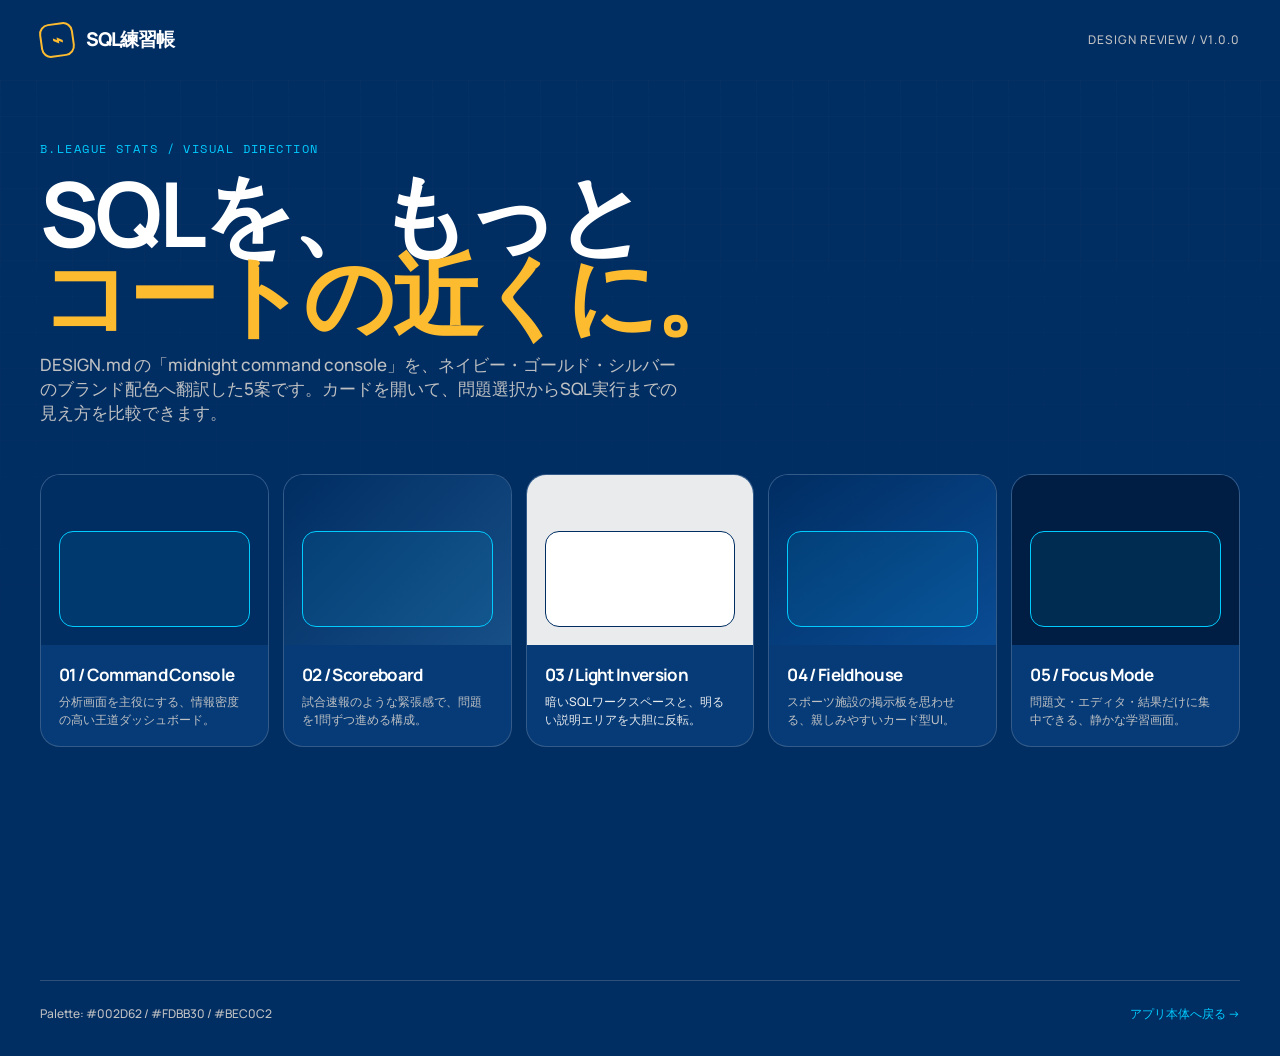
<file: Apps/app/mockups/index.html>
<!doctype html>
<html lang="ja">
  <head>
    <meta charset="utf-8">
    <meta name="viewport" content="width=device-width, initial-scale=1">
    <meta name="description" content="SQL練習帳 v1.0.0 のサイトデザイン比較モックアップ">
    <title>SQL練習帳 — v1.0.0 Design Mockups</title>
    <link rel="stylesheet" href="./mockups.css">
  </head>
  <body>
    <header class="mockup-nav">
      <a class="brand" href="./"><span class="brand-mark">⌁</span> SQL練習帳</a>
      <div class="nav-actions"><span class="caption">DESIGN REVIEW / v1.0.0</span></div>
    </header>
    <main class="page gallery">
      <div class="container">
        <p class="eyebrow">B.LEAGUE STATS / VISUAL DIRECTION</p>
        <h1>SQLを、もっと<br><em>コートの近くに。</em></h1>
        <p class="gallery-intro">DESIGN.md の「midnight command console」を、ネイビー・ゴールド・シルバーのブランド配色へ翻訳した5案です。カードを開いて、問題選択からSQL実行までの見え方を比較できます。</p>
        <div class="gallery-grid">
          <a class="gallery-card" href="./01-command-console.html">
            <div class="thumb"><div class="thumb-shape"></div></div>
            <div class="card-copy"><h2>01 / Command Console</h2><p>分析画面を主役にする、情報密度の高い王道ダッシュボード。</p></div>
          </a>
          <a class="gallery-card" href="./02-scoreboard.html">
            <div class="thumb"><div class="thumb-shape"></div></div>
            <div class="card-copy"><h2>02 / Scoreboard</h2><p>試合速報のような緊張感で、問題を1問ずつ進める構成。</p></div>
          </a>
          <a class="gallery-card" href="./03-light-inversion.html">
            <div class="thumb"><div class="thumb-shape"></div></div>
            <div class="card-copy"><h2>03 / Light Inversion</h2><p>暗いSQLワークスペースと、明るい説明エリアを大胆に反転。</p></div>
          </a>
          <a class="gallery-card" href="./04-fieldhouse.html">
            <div class="thumb"><div class="thumb-shape"></div></div>
            <div class="card-copy"><h2>04 / Fieldhouse</h2><p>スポーツ施設の掲示板を思わせる、親しみやすいカード型UI。</p></div>
          </a>
          <a class="gallery-card" href="./05-focus-mode.html">
            <div class="thumb"><div class="thumb-shape"></div></div>
            <div class="card-copy"><h2>05 / Focus Mode</h2><p>問題文・エディタ・結果だけに集中できる、静かな学習画面。</p></div>
          </a>
        </div>
      </div>
    </main>
    <footer class="page-footer"><div class="footer-row"><span>Palette: #002D62 / #FDBB30 / #BEC0C2</span><a href="../">アプリ本体へ戻る →</a></div></footer>
  </body>
</html>
</file>
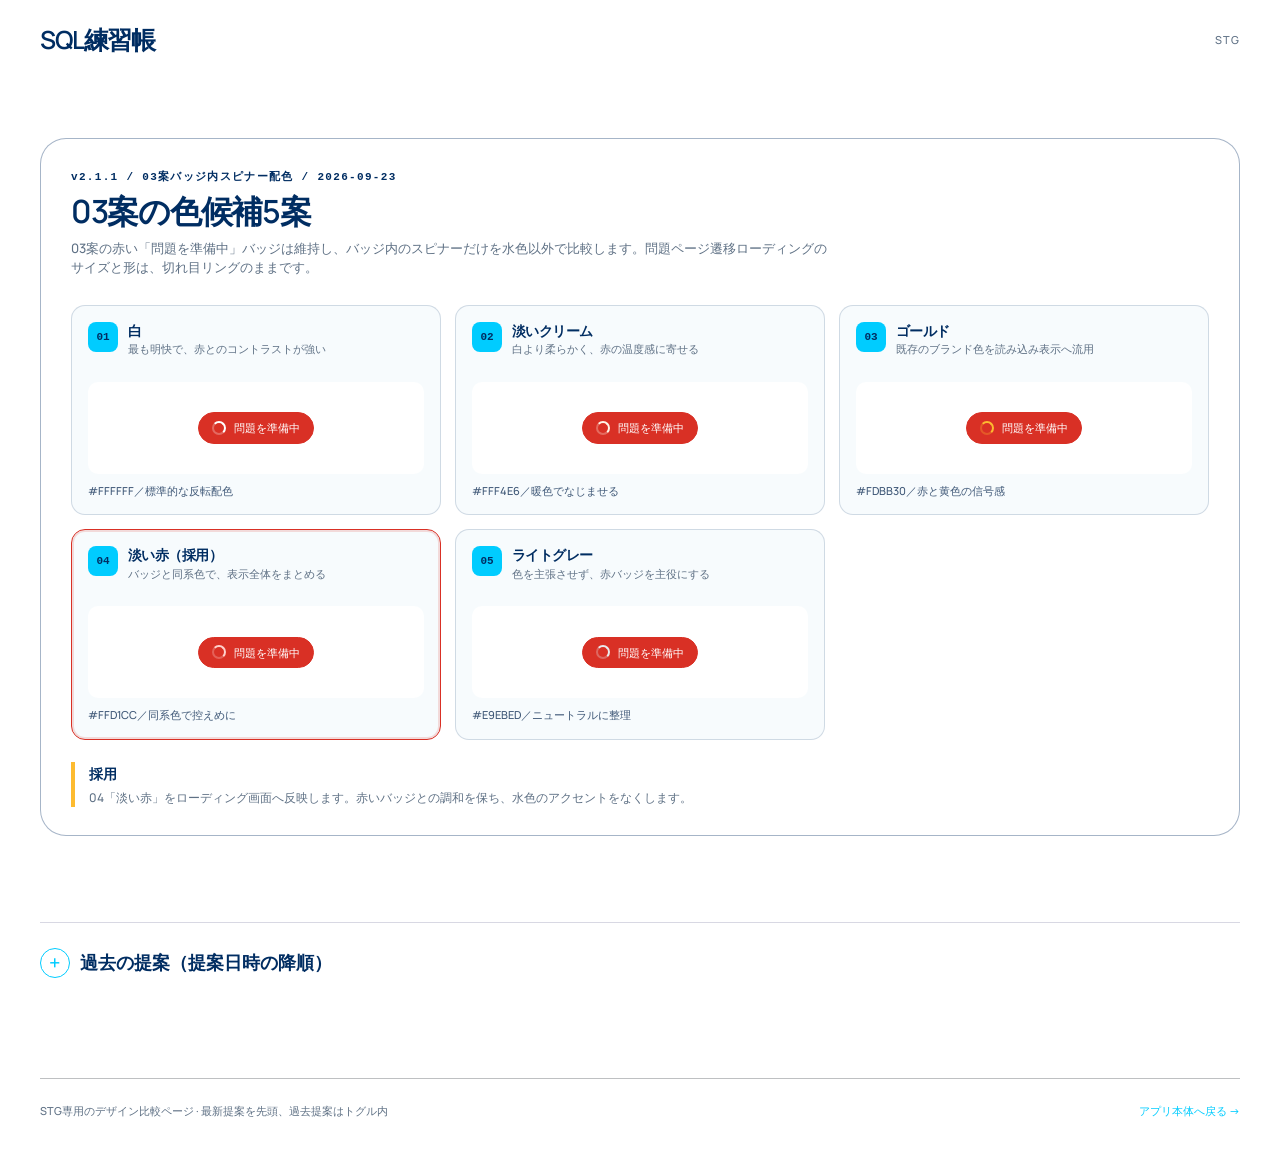
<file: Apps/app/design-review.html>
<!doctype html>
<html lang="ja">
  <head>
    <meta charset="utf-8">
    <meta name="viewport" content="width=device-width, initial-scale=1">
    <meta name="description" content="SQL練習帳 v2.1.1 デザイン比較用モックアップ">
    <title>デザイン比較 | SQL練習帳 v2.1.1</title>
    <link rel="stylesheet" href="./design-review.css">
  </head>
  <body>
    <header class="review-nav">
      <a class="review-brand" href="./">SQL練習帳</a>
      <span>STG</span>
    </header>
    <main class="review-page">
      <section class="latest-proposal transition-color-proposal" aria-labelledby="transition-color-proposal-title">
        <div class="latest-proposal-heading">
          <p class="proposal-number">v2.1.1 / 03案バッジ内スピナー配色 / <time datetime="2026-09-23">2026-09-23</time></p>
          <h2 id="transition-color-proposal-title">03案の色候補5案</h2>
          <p>03案の赤い「問題を準備中」バッジは維持し、バッジ内のスピナーだけを水色以外で比較します。問題ページ遷移ローディングのサイズと形は、切れ目リングのままです。</p>
        </div>
        <div class="transition-color-grid" aria-label="03案の色候補5案">
          <article class="transition-color-option transition-color-option-01">
            <div class="transition-color-option-head"><span>01</span><div><h3>白</h3><p>最も明快で、赤とのコントラストが強い</p></div></div>
            <div class="transition-color-stage"><div class="transition-color-preview"><span class="transition-color-icon" aria-hidden="true"></span><span>問題を準備中</span></div></div>
            <p class="transition-color-spec">#FFFFFF／標準的な反転配色</p>
          </article>
          <article class="transition-color-option transition-color-option-02">
            <div class="transition-color-option-head"><span>02</span><div><h3>淡いクリーム</h3><p>白より柔らかく、赤の温度感に寄せる</p></div></div>
            <div class="transition-color-stage"><div class="transition-color-preview"><span class="transition-color-icon" aria-hidden="true"></span><span>問題を準備中</span></div></div>
            <p class="transition-color-spec">#FFF4E6／暖色でなじませる</p>
          </article>
          <article class="transition-color-option transition-color-option-03">
            <div class="transition-color-option-head"><span>03</span><div><h3>ゴールド</h3><p>既存のブランド色を読み込み表示へ流用</p></div></div>
            <div class="transition-color-stage"><div class="transition-color-preview"><span class="transition-color-icon" aria-hidden="true"></span><span>問題を準備中</span></div></div>
            <p class="transition-color-spec">#FDBB30／赤と黄色の信号感</p>
          </article>
          <article class="transition-color-option transition-color-option-04 is-selected">
            <div class="transition-color-option-head"><span>04</span><div><h3>淡い赤（採用）</h3><p>バッジと同系色で、表示全体をまとめる</p></div></div>
            <div class="transition-color-stage"><div class="transition-color-preview"><span class="transition-color-icon" aria-hidden="true"></span><span>問題を準備中</span></div></div>
            <p class="transition-color-spec">#FFD1CC／同系色で控えめに</p>
          </article>
          <article class="transition-color-option transition-color-option-05">
            <div class="transition-color-option-head"><span>05</span><div><h3>ライトグレー</h3><p>色を主張させず、赤バッジを主役にする</p></div></div>
            <div class="transition-color-stage"><div class="transition-color-preview"><span class="transition-color-icon" aria-hidden="true"></span><span>問題を準備中</span></div></div>
            <p class="transition-color-spec">#E9EBED／ニュートラルに整理</p>
          </article>
        </div>
        <aside class="policy-note"><strong>採用</strong><p>04「淡い赤」をローディング画面へ反映します。赤いバッジとの調和を保ち、水色のアクセントをなくします。</p></aside>
      </section>
      <details class="proposal-history">
        <summary>過去の提案（提案日時の降順）</summary>
        <div class="history-content">
      <section class="latest-proposal transition-indicator-proposal" aria-labelledby="transition-indicator-proposal-title">
        <div class="latest-proposal-heading">
          <p class="proposal-number">v2.1.1 / 問題ページ遷移ローディング / <time datetime="2026-09-23">2026-09-23</time></p>
          <h2 id="transition-indicator-proposal-title">ローディング画面の読み込み表示5案</h2>
          <p>赤色の「データベースを読み込み中…」は変更対象ではありません。問題ページへ遷移するローディング画面で使われる、実際の <code>.page-transition-spinner</code> 相当の表示だけを比較します。</p>
        </div>
        <div class="transition-indicator-grid" aria-label="ローディング画面の読み込み表示5案">
          <article class="transition-indicator-option transition-indicator-option-01">
            <div class="transition-indicator-option-head"><span>01</span><div><h3>現行CSS</h3><p>現在の14pxリングを再掲</p></div></div>
            <div class="transition-indicator-stage"><div class="transition-indicator-preview"><span class="transition-indicator transition-indicator-01" aria-hidden="true"></span><span>問題を準備中</span></div></div>
            <p class="transition-indicator-spec">14px／線幅2px／上辺シアン／0.8秒回転</p>
          </article>
          <article class="transition-indicator-option transition-indicator-option-02">
            <div class="transition-indicator-option-head"><span>02</span><div><h3>細線リング</h3><p>円の圧を抑えて軽くする</p></div></div>
            <div class="transition-indicator-stage"><div class="transition-indicator-preview"><span class="transition-indicator transition-indicator-02" aria-hidden="true"></span><span>問題を準備中</span></div></div>
            <p class="transition-indicator-spec">14px／線幅1px／上辺シアン／1秒回転</p>
          </article>
          <article class="transition-indicator-option transition-indicator-option-03">
            <div class="transition-indicator-option-head"><span>03</span><div><h3>切れ目リング</h3><p>回転方向を一目で伝える</p></div></div>
            <div class="transition-indicator-stage"><div class="transition-indicator-preview transition-indicator-preview-red"><span class="transition-indicator transition-indicator-03" aria-hidden="true"></span><span>問題を準備中</span></div></div>
            <p class="transition-indicator-spec">14px／シアンの切れ目／線幅2px</p>
          </article>
          <article class="transition-indicator-option transition-indicator-option-04">
            <div class="transition-indicator-option-head"><span>04</span><div><h3>パルスドット</h3><p>円をやめて待機感だけ残す</p></div></div>
            <div class="transition-indicator-stage"><div class="transition-indicator-preview"><span class="transition-indicator transition-indicator-04" aria-hidden="true"></span><span>問題を準備中</span></div></div>
            <p class="transition-indicator-spec">8pxドット／明滅／円形スピナーなし</p>
          </article>
          <article class="transition-indicator-option transition-indicator-option-05">
            <div class="transition-indicator-option-head"><span>05</span><div><h3>短いスキャン線</h3><p>円の代わりに進行方向を示す</p></div></div>
            <div class="transition-indicator-stage"><div class="transition-indicator-preview"><span class="transition-indicator transition-indicator-05" aria-hidden="true"></span><span>問題を準備中</span></div></div>
            <p class="transition-indicator-spec">18×3pxライン／左右移動／最も控えめ</p>
          </article>
        </div>
        <aside class="policy-note"><strong>比較ポイント</strong><p>実際のローディング画面と同じ「問題を準備中」のチップ内で、円の存在感・読み込みの認識しやすさ・ページ全体との調和を確認してください。</p></aside>
      </section>
      <section class="latest-proposal loading-proposal" aria-labelledby="latest-proposal-title-loading">
        <div class="latest-proposal-heading">
          <p class="proposal-number"><time datetime="2026-09-18">2026-09-18</time> · v2.1.0 / 提案02</p>
          <h2 id="latest-proposal-title-loading">問題ページ遷移中のローディング表示5案</h2>
          <p>トップページの問題カードを押してから問題ページが開くまでの間、トップページが一瞬見える状態に重ねる表示候補です。遷移対象と待機状態を伝えながら、画面のちらつきを整えます。</p>
        </div>
        <div class="loading-review-grid" aria-label="問題ページ遷移中のローディング表示5案">
          <article class="loading-option loading-option-01">
            <div class="loading-option-head"><span>01</span><div><h3>全面オーバーレイ</h3><p>トップ画面を静かに覆う</p></div></div>
            <div class="transition-preview transition-preview-01">
              <div class="transition-preview-header"><strong>SQL練習帳</strong><span>STG</span></div>
              <div class="transition-preview-home"><b>続きから解こう</b><i></i><i></i></div>
              <div class="transition-overlay"><span class="loading-spinner" aria-hidden="true"></span><strong>問題を読み込み中</strong><small>Q.01</small></div>
            </div>
            <p class="loading-spec">背景を固定し、中央のスピナーと問題番号だけを表示</p>
          </article>
          <article class="loading-option loading-option-02">
            <div class="loading-option-head"><span>02</span><div><h3>トップライン</h3><p>画面上端で遷移を示す</p></div></div>
            <div class="transition-preview transition-preview-02">
              <div class="transition-progress" aria-hidden="true"><i></i></div>
              <div class="transition-preview-header"><strong>SQL練習帳</strong><span>STG</span></div>
              <div class="transition-preview-home"><b>続きから解こう</b><i></i><i></i><small>問題ページへ移動しています…</small></div>
            </div>
            <p class="loading-spec">レイアウトを変えず、上端の進捗ラインだけを走らせる</p>
          </article>
          <article class="loading-option loading-option-03">
            <div class="loading-option-head"><span>03</span><div><h3>遷移カード</h3><p>次に開く問題を明示する</p></div></div>
            <div class="transition-preview transition-preview-03">
              <div class="transition-preview-header"><strong>SQL練習帳</strong><span>STG</span></div>
              <div class="transition-preview-home is-muted"><b>続きから解こう</b><i></i><i></i></div>
              <div class="transition-card"><span class="loading-spinner" aria-hidden="true"></span><strong>Q.01を開いています</strong><small>問題ページへ移動中…</small></div>
            </div>
            <p class="loading-spec">中央カードで「どの問題へ移動するか」をはっきり伝える</p>
          </article>
          <article class="loading-option loading-option-04">
            <div class="loading-option-head"><span>04</span><div><h3>問題画面スケルトン</h3><p>到着先の形を先に見せる</p></div></div>
            <div class="transition-preview transition-preview-04">
              <div class="transition-preview-header"><strong>SQL練習帳</strong><span>Q.01</span></div>
              <div class="transition-problem-skeleton"><i class="wide"></i><i></i><i></i><div><i></i><i></i></div><small><span class="loading-spinner" aria-hidden="true"></span>問題を準備中</small></div>
            </div>
            <p class="loading-spec">トップページを問題画面の骨格へ切り替え、到着を予告する</p>
          </article>
          <article class="loading-option loading-option-05">
            <div class="loading-option-head"><span>05</span><div><h3>ヘッダーステータス</h3><p>ブランド横で軽く知らせる</p></div></div>
            <div class="transition-preview transition-preview-05">
              <div class="transition-preview-header"><strong>SQL練習帳</strong><span class="transition-status"><span class="loading-spinner" aria-hidden="true"></span>移動中…</span></div>
              <div class="transition-preview-home"><b>続きから解こう</b><i></i><i></i><small>Q.01の問題ページを準備しています</small></div>
            </div>
            <p class="loading-spec">ヘッダー内の小さなステータスに抑え、トップをそのまま見せる</p>
          </article>
        </div>
        <aside class="policy-note"><strong>比較ポイント</strong><p>トップページのちらつきの抑え方、遷移先の分かりやすさ、表示が短時間でも認識できるかを確認してください。採用案は、問題カードから問題ページへ移動する時の表示として決定します。</p></aside>
      </section>
      <section class="latest-proposal status-size-proposal" aria-labelledby="latest-proposal-title-status-size">
        <div class="latest-proposal-heading">
          <p class="proposal-number"><time datetime="2026-09-14">2026-09-14</time> · v1.1.3 / 提案10</p>
          <h2 id="latest-proposal-title-status-size">SQLiteステータスの文字サイズ候補10案</h2>
          <p>枠は大きく変えず、文字を少しずつ大きくしながら縦パディングを詰めた案です。すべて原寸表示で比較します。</p>
        </div>
        <div class="status-size-grid" aria-label="SQLiteステータスの文字サイズ候補10案">
          <article class="status-size-option status-candidate-01"><div class="status-size-option-head"><span>01</span><h3>現在案</h3></div><div class="status-size-stage"><span class="status-chip-candidate">データベースを読み込み中…</span><span class="status-chip-candidate ready">SQLite準備完了</span></div><p>12px ／ 縦7px</p></article>
          <article class="status-size-option status-candidate-02"><div class="status-size-option-head"><span>02</span><h3>控えめに圧縮</h3></div><div class="status-size-stage"><span class="status-chip-candidate">データベースを読み込み中…</span><span class="status-chip-candidate ready">SQLite準備完了</span></div><p>12px ／ 縦6px</p></article>
          <article class="status-size-option status-candidate-03"><div class="status-size-option-head"><span>03</span><h3>標準＋1</h3></div><div class="status-size-stage"><span class="status-chip-candidate">データベースを読み込み中…</span><span class="status-chip-candidate ready">SQLite準備完了</span></div><p>13px ／ 縦6px</p></article>
          <article class="status-size-option status-candidate-04"><div class="status-size-option-head"><span>04</span><h3>密度重視</h3></div><div class="status-size-stage"><span class="status-chip-candidate">データベースを読み込み中…</span><span class="status-chip-candidate ready">SQLite準備完了</span></div><p>13px ／ 縦5px</p></article>
          <article class="status-size-option status-candidate-05"><div class="status-size-option-head"><span>05</span><h3>読みやすさ優先</h3></div><div class="status-size-stage"><span class="status-chip-candidate">データベースを読み込み中…</span><span class="status-chip-candidate ready">SQLite準備完了</span></div><p>14px ／ 縦5px</p></article>
          <article class="status-size-option status-candidate-06"><div class="status-size-option-head"><span>06</span><h3>縦圧縮</h3></div><div class="status-size-stage"><span class="status-chip-candidate">データベースを読み込み中…</span><span class="status-chip-candidate ready">SQLite準備完了</span></div><p>14px ／ 縦4px</p></article>
          <article class="status-size-option status-candidate-07"><div class="status-size-option-head"><span>07</span><h3>強調</h3></div><div class="status-size-stage"><span class="status-chip-candidate">データベースを読み込み中…</span><span class="status-chip-candidate ready">SQLite準備完了</span></div><p>15px ／ 縦4px</p></article>
          <article class="status-size-option status-candidate-08"><div class="status-size-option-head"><span>08</span><h3>タイト強調</h3></div><div class="status-size-stage"><span class="status-chip-candidate">データベースを読み込み中…</span><span class="status-chip-candidate ready">SQLite準備完了</span></div><p>15px ／ 縦3px</p></article>
          <article class="status-size-option status-candidate-09"><div class="status-size-option-head"><span>09</span><h3>大きめ</h3></div><div class="status-size-stage"><span class="status-chip-candidate">データベースを読み込み中…</span><span class="status-chip-candidate ready">SQLite準備完了</span></div><p>16px ／ 縦3px</p></article>
          <article class="status-size-option status-candidate-10"><div class="status-size-option-head"><span>10</span><h3>最大候補</h3></div><div class="status-size-stage"><span class="status-chip-candidate">データベースを読み込み中…</span><span class="status-chip-candidate ready">SQLite準備完了</span></div><p>17px ／ 縦3px</p></article>
        </div>
        <aside class="policy-note"><strong>比較ポイント</strong><p>文字の存在感と、ヘッダー内での枠の高さ・圧迫感を確認してください。</p></aside>
      </section>
      <section class="latest-proposal proposal-v112 proposal-v112-candidates" aria-labelledby="latest-proposal-title-v112-candidates">
        <div class="latest-proposal-heading">
          <p class="proposal-number"><time datetime="2026-09-07">2026-09-07</time> · v1.1.2 / 提案09</p>
          <h2 id="latest-proposal-title-v112-candidates">シアンのはみ出し修正候補20案</h2>
          <p>黄色のチェックを内側、シアンを外周に固定し、終端だけが単独で飛び出して見えない形を比較します。</p>
        </div>
        <svg class="completion-candidate-defs" aria-hidden="true"><defs>
          <path id="completion-check-standard" d="M16 31 L28 43 L49 19"></path>
          <path id="completion-check-short-tail" d="M19 31 L28 40 L45 22"></path>
          <path id="completion-check-safe-end" d="M20 31 L28 40 L44 23"></path>
        </defs></svg>
        <div class="completion-context-grid">
          <section class="completion-context-section" aria-labelledby="completion-context-problem-title">
            <div class="completion-context-heading"><h3 id="completion-context-problem-title">問題画面表示（原寸46px）</h3><p>黄色8pxを固定し、シアンだけを太くして比較</p></div>
            <div class="completion-context-options" aria-label="問題画面表示10案">
              <article class="completion-context-option context-problem-01"><span>01</span><svg class="completion-context-svg" viewBox="0 0 64 64" aria-hidden="true"><use href="#completion-check-standard" class="context-outline"></use><use href="#completion-check-standard" class="context-core"></use></svg><p>シアン18／黄色8</p></article>
              <article class="completion-context-option context-problem-02"><span>02</span><svg class="completion-context-svg" viewBox="0 0 64 64" aria-hidden="true"><use href="#completion-check-standard" class="context-outline"></use><use href="#completion-check-standard" class="context-core"></use></svg><p>シアン19／黄色8</p></article>
              <article class="completion-context-option context-problem-03"><span>03</span><svg class="completion-context-svg" viewBox="0 0 64 64" aria-hidden="true"><use href="#completion-check-standard" class="context-outline"></use><use href="#completion-check-standard" class="context-core"></use></svg><p>シアン20／黄色8</p></article>
              <article class="completion-context-option context-problem-04"><span>04</span><svg class="completion-context-svg" viewBox="0 0 64 64" aria-hidden="true"><use href="#completion-check-standard" class="context-outline"></use><use href="#completion-check-standard" class="context-core"></use></svg><p>シアン21／黄色8</p></article>
              <article class="completion-context-option context-problem-05"><span>05</span><svg class="completion-context-svg" viewBox="0 0 64 64" aria-hidden="true"><use href="#completion-check-standard" class="context-outline"></use><use href="#completion-check-standard" class="context-core"></use></svg><p>シアン22／黄色8</p></article>
              <article class="completion-context-option context-problem-06 latest-selected"><span>06</span><svg class="completion-context-svg" viewBox="0 0 64 64" aria-hidden="true"><use href="#completion-check-standard" class="context-outline"></use><use href="#completion-check-standard" class="context-core"></use></svg><p>シアン23／黄色8（採用）</p></article>
              <article class="completion-context-option context-problem-07"><span>07</span><svg class="completion-context-svg" viewBox="0 0 64 64" aria-hidden="true"><use href="#completion-check-standard" class="context-outline"></use><use href="#completion-check-standard" class="context-core"></use></svg><p>シアン24／黄色8</p></article>
              <article class="completion-context-option context-problem-08"><span>08</span><svg class="completion-context-svg" viewBox="0 0 64 64" aria-hidden="true"><use href="#completion-check-short-tail" class="context-outline"></use><use href="#completion-check-short-tail" class="context-core"></use></svg><p>終端短縮／黄色8</p></article>
              <article class="completion-context-option context-problem-09"><span>09</span><svg class="completion-context-svg" viewBox="0 0 64 64" aria-hidden="true"><use href="#completion-check-safe-end" class="context-outline"></use><use href="#completion-check-safe-end" class="context-core"></use></svg><p>安全な終端／黄色8</p></article>
              <article class="completion-context-option context-problem-10"><span>10</span><svg class="completion-context-svg" viewBox="0 0 64 64" aria-hidden="true"><use href="#completion-check-safe-end" class="context-outline"></use><use href="#completion-check-safe-end" class="context-core"></use></svg><p>安全な終端＋太め</p></article>
            </div>
          </section>
          <section class="completion-context-section" aria-labelledby="completion-context-menu-title">
            <div class="completion-context-heading"><h3 id="completion-context-menu-title">ハンバーガーメニュー内表示（原寸18px）</h3><p>黄色のみ・ストローク13を採用し、視認性を比較</p></div>
            <div class="completion-context-options" aria-label="ハンバーガーメニュー内表示10案">
              <article class="completion-context-option context-menu-01"><span>01</span><svg class="completion-context-svg" viewBox="0 0 64 64" aria-hidden="true"><use href="#completion-check-standard" class="context-outline"></use><use href="#completion-check-standard" class="context-core"></use></svg><p>シアン7／黄色2</p></article>
              <article class="completion-context-option context-menu-02"><span>02</span><svg class="completion-context-svg" viewBox="0 0 64 64" aria-hidden="true"><use href="#completion-check-standard" class="context-outline"></use><use href="#completion-check-standard" class="context-core"></use></svg><p>シアン8／黄色3</p></article>
              <article class="completion-context-option context-menu-03"><span>03</span><svg class="completion-context-svg" viewBox="0 0 64 64" aria-hidden="true"><use href="#completion-check-standard" class="context-outline"></use><use href="#completion-check-standard" class="context-core"></use></svg><p>シアン9／黄色3</p></article>
              <article class="completion-context-option context-menu-04"><span>04</span><svg class="completion-context-svg" viewBox="0 0 64 64" aria-hidden="true"><use href="#completion-check-standard" class="context-outline"></use><use href="#completion-check-standard" class="context-core"></use></svg><p>シアン10／黄色3</p></article>
              <article class="completion-context-option context-menu-05"><span>05</span><svg class="completion-context-svg" viewBox="0 0 64 64" aria-hidden="true"><use href="#completion-check-standard" class="context-outline"></use><use href="#completion-check-standard" class="context-core"></use></svg><p>シアン10／黄色4</p></article>
              <article class="completion-context-option context-menu-06"><span>06</span><svg class="completion-context-svg" viewBox="0 0 64 64" aria-hidden="true"><use href="#completion-check-standard" class="context-outline"></use><use href="#completion-check-standard" class="context-core"></use></svg><p>シアン11／黄色4</p></article>
              <article class="completion-context-option context-menu-07"><span>07</span><svg class="completion-context-svg" viewBox="0 0 64 64" aria-hidden="true"><use href="#completion-check-standard" class="context-outline"></use><use href="#completion-check-standard" class="context-core"></use></svg><p>シアン9／黄色5</p></article>
              <article class="completion-context-option context-menu-08"><span>08</span><svg class="completion-context-svg" viewBox="0 0 64 64" aria-hidden="true"><use href="#completion-check-short-tail" class="context-outline"></use><use href="#completion-check-short-tail" class="context-core"></use></svg><p>終端短縮／黄色5</p></article>
              <article class="completion-context-option context-menu-09"><span>09</span><svg class="completion-context-svg" viewBox="0 0 64 64" aria-hidden="true"><use href="#completion-check-safe-end" class="context-outline"></use><use href="#completion-check-safe-end" class="context-core"></use></svg><p>シアン10／黄色5</p></article>
              <article class="completion-context-option context-menu-10 latest-selected"><span>10</span><svg class="completion-context-svg" viewBox="0 0 64 64" aria-hidden="true"><use href="#completion-check-safe-end" class="context-outline"></use><use href="#completion-check-safe-end" class="context-core"></use></svg><p>黄色のみ／太さ13（採用）</p></article>
            </div>
          </section>
        </div>
        <aside class="policy-note"><strong>採用</strong><p>問題画面は候補06、メニュー内はシアン枠なし・黄色のみ・ストローク13で反映します。</p></aside>
      </section>
      <section class="latest-proposal proposal-v112 proposal-v112-followup" aria-labelledby="latest-proposal-title-v112-followup">
        <div class="latest-proposal-heading">
          <p class="proposal-number"><time datetime="2026-09-07">2026-09-07</time> · v1.1.2 / 提案08</p>
          <h2 id="latest-proposal-title-v112-followup">本Appの形に揃える</h2>
          <p>提案07の角丸形状に合わせ、本App側と同じ形でシアン枠をさらに太くします。</p>
        </div>
        <div class="latest-implementation-grid completion-mark-review-grid">
          <div><span class="implementation-label">現在の本App</span><strong class="completion-mark-preview completion-mark-preview-current completion-check-outline-cyan">✓</strong><p>46px／角丸8px</p></div>
          <div><span class="implementation-label">提案08</span><strong class="completion-mark-preview completion-check-outline-cyan completion-mark-preview-followup">✓</strong><p>提案07の形＋シアン枠をさらに太く</p></div>
        </div>
        <aside class="policy-note"><strong>確認</strong><p>提案08の形で本App側も揃えます。</p></aside>
      </section>
      <section class="latest-proposal proposal-v112" aria-labelledby="latest-proposal-title-v112">
        <div class="latest-proposal-heading">
          <p class="proposal-number"><time datetime="2026-09-07">2026-09-07</time> · v1.1.2 / 提案07</p>
          <h2 id="latest-proposal-title-v112">達成済みマーク</h2>
          <p>黄色のチェックを太くし、その外側に太いシアン枠を付けます。</p>
        </div>
        <div class="latest-implementation-grid completion-mark-review-grid">
          <div><span class="implementation-label">採用：シアン枠</span><strong class="completion-mark-preview completion-check-outline-cyan">✓</strong><p>太い黄色＋外側をシアンで囲む</p></div>
          <div><span class="implementation-label">変更内容</span><p class="completion-mark-spec">黄色：太く<br>枠：シアン／太め<br>ドロップシャドウ：なし</p></div>
        </div>
        <aside class="policy-note"><strong>採用</strong><p>シアン枠で進めます。</p></aside>
      </section>
      <section class="latest-proposal" aria-labelledby="latest-proposal-title-menu-fix">
        <div class="latest-proposal-heading">
          <p class="proposal-number"><time datetime="2026-09-06">2026-09-06</time> · 提案No.06</p>
          <p class="kicker">LATEST PROPOSAL / IMPLEMENTED</p>
          <h2 id="latest-proposal-title-menu-fix">メニューを、行とDividerで整える</h2>
          <p>ハンバーガーメニュー内の問題一覧をカード表示からDivider区切りへ変更しました。ホバー時はレイアウトを動かさず、左側のシアン太線だけを表示します。問題画面のお気に入りも同じ行内アイコンの見た目へ揃えています。</p>
        </div>
        <div class="latest-implementation-grid">
          <div><span class="implementation-label">問題カード</span><div class="drawer-row-preview"><span>Q.02</span><strong>シーズンごとの試合数を数える</strong></div><p>枠なし／Dividerのみ</p></div>
          <div><span class="implementation-label">ホバー時</span><div class="drawer-row-preview is-hover"><span>Q.02</span><strong>左にシアンの太線</strong></div><p>位置・他要素は固定</p></div>
          <div><span class="implementation-label">お気に入り（問題画面）</span><span class="favorite-preview">☆</span><p>見た目は同じ／サイズは46px</p></div>
          <div><span class="implementation-label">区切り</span><div class="divider-preview"><span></span><span></span><span></span></div><p>カードの外枠を撤廃</p></div>
        </div>
        <aside class="policy-note"><strong>今後の運用ルール</strong><p>UI改善のたびに最新提案をこのページの先頭へ追加し、これまでの提案は下のトグルへ移します。トグルは初期状態で閉じたままにします。</p></aside>
      </section>
          <p class="history-label"><time datetime="2026-09-06">2026-09-06</time> · 提案No.05：採用案の視認性調整</p>
      <section class="latest-proposal" aria-labelledby="latest-proposal-title-fix">
        <div class="latest-proposal-heading">
          <p class="proposal-number"><time datetime="2026-09-06">2026-09-06</time> · 提案No.05</p>
          <p class="kicker">LATEST PROPOSAL / IMPLEMENTED</p>
          <h2 id="latest-proposal-title-fix">採用案を、さらに見やすく調整</h2>
          <p>採用したチェック17とボタン16をベースに、正誤判定ボタンの色を実行ボタンへ統一しました。達成済みマークは外枠をなくしてチェックを拡大し、不正解表示とメニューのホバーも同じ視認性ルールへ揃えています。</p>
        </div>
        <div class="latest-implementation-grid">
          <div><span class="implementation-label">採用：チェック17</span><strong class="live-check-sample live-check-adopted">✓</strong><p>外枠なし／イエローの大きなチェック</p></div>
          <div><span class="implementation-label">採用：ボタン16</span><div class="live-action-sample"><button class="live-action button-color adopted-button-16 run" type="button">実行する</button><button class="live-action button-color adopted-button-16 submit" type="button">正誤判定</button></div><p>2ボタン同色／ホバー時は下線反転</p></div>
          <div><span class="implementation-label">フィードバック</span><div class="live-feedback-sample"><span class="live-feedback success">正解！</span><span class="live-feedback error">不正解！</span></div><p>同じ横線構造で色だけを区別</p></div>
          <div><span class="implementation-label">メニュー</span><div class="live-menu-sample menu-hover-adopted"><span class="menu-glyph" aria-hidden="true"><i></i><i></i><i></i></span></div><p>ホバー時はシアン背景＋白い3本線</p></div>
        </div>
        <aside class="policy-note"><strong>今後の運用ルール</strong><p>UI改善のたびに最新提案をこのページの先頭へ追加し、これまでの提案は下のトグル内へ移します。トグルは初期状態で閉じたままにします。</p></aside>
      </section>
          <p class="history-label"><time datetime="2026-09-06">2026-09-06</time> · 提案No.04：18-O塗りつぶし影20色／ボタン11-05配色20案</p>
      <section class="latest-proposal" aria-labelledby="latest-proposal-title-current">
        <div class="latest-proposal-heading">
          <p class="proposal-number"><time datetime="2026-09-06">2026-09-06</time> · 提案No.04</p>
          <p class="kicker">LATEST PROPOSAL / IMPLEMENTED</p>
          <h2 id="latest-proposal-title-current">18-O 17番とボタン16番を採用</h2>
          <p>達成済みチェックマークは18-Oの17番、ボタンは「ボタン11のホバーアクション05：下線が反転する」の16番を採用しました。採用案を画面へ反映し、過去案は履歴として保存しています。</p>
        </div>
        <div class="latest-implementation-grid">
          <div><span class="implementation-label">採用：チェックマーク17</span><strong class="live-check-sample check-family-18 check-filled-17">✓</strong><p>18-O：塗りつぶし＋オフセット影</p></div>
          <div><span class="implementation-label">カラバリ</span><strong class="variant-count">20</strong><p>視認性を優先した配色</p></div>
          <div><span class="implementation-label">採用：ボタン16</span><div class="live-action-sample"><button class="live-action button-color button-color-16 run" type="button">実行する</button><button class="live-action button-color button-color-16 submit" type="button">正誤判定</button></div><p>ボタン11-05：下線が反転</p></div>
          <div><span class="implementation-label">ホバー</span><div class="live-hover-live"><span>通常</span><span class="live-hover-arrow">→</span><span>下線色が反転</span></div><p>通常／ホバー時を各案で確認</p></div>
        </div>
        <aside class="policy-note"><strong>今後の運用ルール</strong><p>UI改善のたびに最新提案をこのページの先頭へ追加し、これまでの提案は下のトグル内へ移します。トグルは初期状態で閉じたままにします。</p></aside>
      </section>
      <section class="component-review latest-component" aria-labelledby="latest-checkmark-title-current">
        <div class="component-review-heading"><p class="kicker">LATEST / PROPOSAL No.04 / COMPLETION MARK 18-O / 20 OPTIONS</p><h2 id="latest-checkmark-title-current">18-O「塗りつぶし＋影」カラバリ20案</h2><p>18-Oの形状を塗りつぶしに変更し、オフセット影を残したまま、チェック文字と背景のコントラストが高い20パターンを作り直しました。</p></div>
        <div class="component-grid latest-checkmark-grid">
          <article class="component-option"><div class="component-option-head"><span class="option-number">01</span><h3>ネイビー×シアン</h3></div><div class="check-sample"><span class="review-check latest-check check-family-18 check-filled-01">✓</span></div></article>
          <article class="component-option"><div class="component-option-head"><span class="option-number">02</span><h3>ブルー×ゴールド</h3></div><div class="check-sample"><span class="review-check latest-check check-family-18 check-filled-02">✓</span></div></article>
          <article class="component-option"><div class="component-option-head"><span class="option-number">03</span><h3>ティール×イエロー</h3></div><div class="check-sample"><span class="review-check latest-check check-family-18 check-filled-03">✓</span></div></article>
          <article class="component-option"><div class="component-option-head"><span class="option-number">04</span><h3>ロイヤルブルー×オレンジ</h3></div><div class="check-sample"><span class="review-check latest-check check-family-18 check-filled-04">✓</span></div></article>
          <article class="component-option"><div class="component-option-head"><span class="option-number">05</span><h3>パープル×イエロー</h3></div><div class="check-sample"><span class="review-check latest-check check-family-18 check-filled-05">✓</span></div></article>
          <article class="component-option"><div class="component-option-head"><span class="option-number">06</span><h3>ピンク×シアン</h3></div><div class="check-sample"><span class="review-check latest-check check-family-18 check-filled-06">✓</span></div></article>
          <article class="component-option"><div class="component-option-head"><span class="option-number">07</span><h3>レッド×ゴールド</h3></div><div class="check-sample"><span class="review-check latest-check check-family-18 check-filled-07">✓</span></div></article>
          <article class="component-option"><div class="component-option-head"><span class="option-number">08</span><h3>オレンジ×ブルー</h3></div><div class="check-sample"><span class="review-check latest-check check-family-18 check-filled-08">✓</span></div></article>
          <article class="component-option"><div class="component-option-head"><span class="option-number">09</span><h3>グリーン×イエロー</h3></div><div class="check-sample"><span class="review-check latest-check check-family-18 check-filled-09">✓</span></div></article>
          <article class="component-option"><div class="component-option-head"><span class="option-number">10</span><h3>エメラルド×コーラル</h3></div><div class="check-sample"><span class="review-check latest-check check-family-18 check-filled-10">✓</span></div></article>
          <article class="component-option"><div class="component-option-head"><span class="option-number">11</span><h3>チャコール×シアン</h3></div><div class="check-sample"><span class="review-check latest-check check-family-18 check-filled-11">✓</span></div></article>
          <article class="component-option"><div class="component-option-head"><span class="option-number">12</span><h3>ゴールド×ネイビー</h3></div><div class="check-sample"><span class="review-check latest-check check-family-18 check-filled-12">✓</span></div></article>
          <article class="component-option"><div class="component-option-head"><span class="option-number">13</span><h3>イエロー×ネイビー</h3></div><div class="check-sample"><span class="review-check latest-check check-family-18 check-filled-13">✓</span></div></article>
          <article class="component-option"><div class="component-option-head"><span class="option-number">14</span><h3>シアン×ディープ</h3></div><div class="check-sample"><span class="review-check latest-check check-family-18 check-filled-14">✓</span></div></article>
          <article class="component-option"><div class="component-option-head"><span class="option-number">15</span><h3>スレート×ゴールド</h3></div><div class="check-sample"><span class="review-check latest-check check-family-18 check-filled-15">✓</span></div></article>
          <article class="component-option"><div class="component-option-head"><span class="option-number">16</span><h3>インディゴ×ピンク</h3></div><div class="check-sample"><span class="review-check latest-check check-family-18 check-filled-16">✓</span></div></article>
          <article class="component-option latest-selected"><div class="component-option-head"><span class="option-number">17</span><h3>シアンブルー×イエロー（採用）</h3></div><div class="check-sample"><span class="review-check latest-check check-family-18 check-filled-17">✓</span></div></article>
          <article class="component-option"><div class="component-option-head"><span class="option-number">18</span><h3>クリムゾン×オレンジ</h3></div><div class="check-sample"><span class="review-check latest-check check-family-18 check-filled-18">✓</span></div></article>
          <article class="component-option"><div class="component-option-head"><span class="option-number">19</span><h3>マゼンタ×シアン</h3></div><div class="check-sample"><span class="review-check latest-check check-family-18 check-filled-19">✓</span></div></article>
          <article class="component-option"><div class="component-option-head"><span class="option-number">20</span><h3>ダークスレート×イエロー</h3></div><div class="check-sample"><span class="review-check latest-check check-family-18 check-filled-20">✓</span></div></article>
        </div>
      </section>
      <section class="component-review latest-component" aria-labelledby="latest-action-title-current">
        <div class="component-review-heading"><p class="kicker">LATEST / PROPOSAL No.04 / ACTION 11-05 / COLOR + HOVER / 20 OPTIONS</p><h2 id="latest-action-title-current">ボタン11-05「下線が反転する」カラバリ20案</h2><p>ボタン11のホバーアクション05を採用し、形とホバー動作を固定して色だけを変えた20案です。通常時とホバー時を横並びにして、下線色の反転を確認できます。</p></div>
        <div class="component-grid latest-hover-grid">
          <article class="component-option"><div class="component-option-head"><span class="option-number">01</span><h3>ブラック×シアン</h3></div><div class="hover-sample color-action-sample"><span>通常</span><div><button class="button-color button-color-01 run" type="button">実行する</button><button class="button-color button-color-01 submit" type="button">正誤判定</button></div><span>ホバー時</span><div><button class="button-color button-color-01 hover-state run" type="button">実行する</button><button class="button-color button-color-01 hover-state submit" type="button">正誤判定</button></div></div></article>
          <article class="component-option"><div class="component-option-head"><span class="option-number">02</span><h3>ネイビー×イエロー</h3></div><div class="hover-sample color-action-sample"><span>通常</span><div><button class="button-color button-color-02 run" type="button">実行する</button><button class="button-color button-color-02 submit" type="button">正誤判定</button></div><span>ホバー時</span><div><button class="button-color button-color-02 hover-state run" type="button">実行する</button><button class="button-color button-color-02 hover-state submit" type="button">正誤判定</button></div></div></article>
          <article class="component-option"><div class="component-option-head"><span class="option-number">03</span><h3>ブルー×ゴールド</h3></div><div class="hover-sample color-action-sample"><span>通常</span><div><button class="button-color button-color-03 run" type="button">実行する</button><button class="button-color button-color-03 submit" type="button">正誤判定</button></div><span>ホバー時</span><div><button class="button-color button-color-03 hover-state run" type="button">実行する</button><button class="button-color button-color-03 hover-state submit" type="button">正誤判定</button></div></div></article>
          <article class="component-option"><div class="component-option-head"><span class="option-number">04</span><h3>ディープ×シアン</h3></div><div class="hover-sample color-action-sample"><span>通常</span><div><button class="button-color button-color-04 run" type="button">実行する</button><button class="button-color button-color-04 submit" type="button">正誤判定</button></div><span>ホバー時</span><div><button class="button-color button-color-04 hover-state run" type="button">実行する</button><button class="button-color button-color-04 hover-state submit" type="button">正誤判定</button></div></div></article>
          <article class="component-option"><div class="component-option-head"><span class="option-number">05</span><h3>シアン×ネイビー</h3></div><div class="hover-sample color-action-sample"><span>通常</span><div><button class="button-color button-color-05 run" type="button">実行する</button><button class="button-color button-color-05 submit" type="button">正誤判定</button></div><span>ホバー時</span><div><button class="button-color button-color-05 hover-state run" type="button">実行する</button><button class="button-color button-color-05 hover-state submit" type="button">正誤判定</button></div></div></article>
          <article class="component-option"><div class="component-option-head"><span class="option-number">06</span><h3>ゴールド×ブラック</h3></div><div class="hover-sample color-action-sample"><span>通常</span><div><button class="button-color button-color-06 run" type="button">実行する</button><button class="button-color button-color-06 submit" type="button">正誤判定</button></div><span>ホバー時</span><div><button class="button-color button-color-06 hover-state run" type="button">実行する</button><button class="button-color button-color-06 hover-state submit" type="button">正誤判定</button></div></div></article>
          <article class="component-option"><div class="component-option-head"><span class="option-number">07</span><h3>レッド×ゴールド</h3></div><div class="hover-sample color-action-sample"><span>通常</span><div><button class="button-color button-color-07 run" type="button">実行する</button><button class="button-color button-color-07 submit" type="button">正誤判定</button></div><span>ホバー時</span><div><button class="button-color button-color-07 hover-state run" type="button">実行する</button><button class="button-color button-color-07 hover-state submit" type="button">正誤判定</button></div></div></article>
          <article class="component-option"><div class="component-option-head"><span class="option-number">08</span><h3>グリーン×ピンク</h3></div><div class="hover-sample color-action-sample"><span>通常</span><div><button class="button-color button-color-08 run" type="button">実行する</button><button class="button-color button-color-08 submit" type="button">正誤判定</button></div><span>ホバー時</span><div><button class="button-color button-color-08 hover-state run" type="button">実行する</button><button class="button-color button-color-08 hover-state submit" type="button">正誤判定</button></div></div></article>
          <article class="component-option"><div class="component-option-head"><span class="option-number">09</span><h3>パープル×イエロー</h3></div><div class="hover-sample color-action-sample"><span>通常</span><div><button class="button-color button-color-09 run" type="button">実行する</button><button class="button-color button-color-09 submit" type="button">正誤判定</button></div><span>ホバー時</span><div><button class="button-color button-color-09 hover-state run" type="button">実行する</button><button class="button-color button-color-09 hover-state submit" type="button">正誤判定</button></div></div></article>
          <article class="component-option"><div class="component-option-head"><span class="option-number">10</span><h3>オレンジ×ブルー</h3></div><div class="hover-sample color-action-sample"><span>通常</span><div><button class="button-color button-color-10 run" type="button">実行する</button><button class="button-color button-color-10 submit" type="button">正誤判定</button></div><span>ホバー時</span><div><button class="button-color button-color-10 hover-state run" type="button">実行する</button><button class="button-color button-color-10 hover-state submit" type="button">正誤判定</button></div></div></article>
          <article class="component-option"><div class="component-option-head"><span class="option-number">11</span><h3>ティール×コーラル</h3></div><div class="hover-sample color-action-sample"><span>通常</span><div><button class="button-color button-color-11 run" type="button">実行する</button><button class="button-color button-color-11 submit" type="button">正誤判定</button></div><span>ホバー時</span><div><button class="button-color button-color-11 hover-state run" type="button">実行する</button><button class="button-color button-color-11 hover-state submit" type="button">正誤判定</button></div></div></article>
          <article class="component-option"><div class="component-option-head"><span class="option-number">12</span><h3>チャコール×シアン</h3></div><div class="hover-sample color-action-sample"><span>通常</span><div><button class="button-color button-color-12 run" type="button">実行する</button><button class="button-color button-color-12 submit" type="button">正誤判定</button></div><span>ホバー時</span><div><button class="button-color button-color-12 hover-state run" type="button">実行する</button><button class="button-color button-color-12 hover-state submit" type="button">正誤判定</button></div></div></article>
          <article class="component-option"><div class="component-option-head"><span class="option-number">13</span><h3>イエロー×ネイビー</h3></div><div class="hover-sample color-action-sample"><span>通常</span><div><button class="button-color button-color-13 run" type="button">実行する</button><button class="button-color button-color-13 submit" type="button">正誤判定</button></div><span>ホバー時</span><div><button class="button-color button-color-13 hover-state run" type="button">実行する</button><button class="button-color button-color-13 hover-state submit" type="button">正誤判定</button></div></div></article>
          <article class="component-option"><div class="component-option-head"><span class="option-number">14</span><h3>シルバー×ディープ</h3></div><div class="hover-sample color-action-sample"><span>通常</span><div><button class="button-color button-color-14 run" type="button">実行する</button><button class="button-color button-color-14 submit" type="button">正誤判定</button></div><span>ホバー時</span><div><button class="button-color button-color-14 hover-state run" type="button">実行する</button><button class="button-color button-color-14 hover-state submit" type="button">正誤判定</button></div></div></article>
          <article class="component-option"><div class="component-option-head"><span class="option-number">15</span><h3>インディゴ×ピンク</h3></div><div class="hover-sample color-action-sample"><span>通常</span><div><button class="button-color button-color-15 run" type="button">実行する</button><button class="button-color button-color-15 submit" type="button">正誤判定</button></div><span>ホバー時</span><div><button class="button-color button-color-15 hover-state run" type="button">実行する</button><button class="button-color button-color-15 hover-state submit" type="button">正誤判定</button></div></div></article>
          <article class="component-option latest-selected"><div class="component-option-head"><span class="option-number">16</span><h3>シアンブルー×イエロー（採用）</h3></div><div class="hover-sample color-action-sample"><span>通常</span><div><button class="button-color button-color-16 run" type="button">実行する</button><button class="button-color button-color-16 submit" type="button">正誤判定</button></div><span>ホバー時</span><div><button class="button-color button-color-16 hover-state run" type="button">実行する</button><button class="button-color button-color-16 hover-state submit" type="button">正誤判定</button></div></div></article>
          <article class="component-option"><div class="component-option-head"><span class="option-number">17</span><h3>クリムゾン×オレンジ</h3></div><div class="hover-sample color-action-sample"><span>通常</span><div><button class="button-color button-color-17 run" type="button">実行する</button><button class="button-color button-color-17 submit" type="button">正誤判定</button></div><span>ホバー時</span><div><button class="button-color button-color-17 hover-state run" type="button">実行する</button><button class="button-color button-color-17 hover-state submit" type="button">正誤判定</button></div></div></article>
          <article class="component-option"><div class="component-option-head"><span class="option-number">18</span><h3>マゼンタ×シアン</h3></div><div class="hover-sample color-action-sample"><span>通常</span><div><button class="button-color button-color-18 run" type="button">実行する</button><button class="button-color button-color-18 submit" type="button">正誤判定</button></div><span>ホバー時</span><div><button class="button-color button-color-18 hover-state run" type="button">実行する</button><button class="button-color button-color-18 hover-state submit" type="button">正誤判定</button></div></div></article>
          <article class="component-option"><div class="component-option-head"><span class="option-number">19</span><h3>スレート×ゴールド</h3></div><div class="hover-sample color-action-sample"><span>通常</span><div><button class="button-color button-color-19 run" type="button">実行する</button><button class="button-color button-color-19 submit" type="button">正誤判定</button></div><span>ホバー時</span><div><button class="button-color button-color-19 hover-state run" type="button">実行する</button><button class="button-color button-color-19 hover-state submit" type="button">正誤判定</button></div></div></article>
          <article class="component-option"><div class="component-option-head"><span class="option-number">20</span><h3>ダークスレート×イエロー</h3></div><div class="hover-sample color-action-sample"><span>通常</span><div><button class="button-color button-color-20 run" type="button">実行する</button><button class="button-color button-color-20 submit" type="button">正誤判定</button></div><span>ホバー時</span><div><button class="button-color button-color-20 hover-state run" type="button">実行する</button><button class="button-color button-color-20 hover-state submit" type="button">正誤判定</button></div></div></article>
        </div>
      </section>
        <p class="history-label"><time datetime="2026-09-06">2026-09-06</time> · 提案No.03：18オフセット影＋15色／ボタン05配色10案</p>
      <section class="latest-proposal" aria-labelledby="latest-proposal-title">
        <div class="latest-proposal-heading">
          <p class="kicker">LATEST PROPOSAL / IMPLEMENTED</p>
          <h2 id="latest-proposal-title">今回の採用方針</h2>
          <p>チェックマークは18のオフセット影をベースに、色を固定せず比較します。操作ボタンは05をベースに、実行と判定の配色に統一感を持たせます。正解表示は文字に重なる黄色のライン、不正解表示は同じ構造のゴールド系ラインで統一します。</p>
        </div>
        <div class="latest-implementation-grid">
          <div><span class="implementation-label">達成済み</span><strong class="live-check-sample check-family-18 check-color-cyan">✓</strong><p>18 オフセット影 / 色は比較中</p></div>
          <div><span class="implementation-label">クエリ操作</span><div class="live-action-sample"><button class="live-action action-color-05 run" type="button">実行する</button><button class="live-action action-color-05 submit" type="button">正誤判定</button></div><p>05ベース / 2色を1セットで比較</p></div>
          <div><span class="implementation-label">フィードバック</span><div class="live-feedback-sample"><span class="live-feedback success">正解！</span><span class="live-feedback error">不正解！</span></div><p>文字にラインを重ねて視線を誘導</p></div>
          <div><span class="implementation-label">メニュー</span><div class="live-menu-sample"><span class="live-menu-line" aria-hidden="true"></span><span class="menu-glyph" aria-hidden="true"><i></i><i></i><i></i></span></div><p>ホバー時は左側のネイビー線だけを表示</p></div>
        </div>
        <aside class="policy-note"><strong>今後の運用ルール</strong><p>UI改善のたびに最新提案をこのページの先頭へ追加し、これまでの提案は下のトグル内へ移します。トグルは初期状態で閉じたままにします。</p></aside>
      </section>
      <section class="component-review latest-component" aria-labelledby="latest-checkmark-title">
        <div class="component-review-heading"><p class="kicker">LATEST / COMPLETION MARK / 16 OPTIONS</p><h2 id="latest-checkmark-title">オフセット影18・カラバリ15案</h2><p>残す候補は18のオフセット影です。原案に加えて15色のバリエーションを並べ、チェックマークの色を自由に比較できる構成にしています。</p></div>
        <div class="component-grid latest-checkmark-grid">
          <article class="component-option latest-selected"><div class="component-option-head"><span class="option-number">18</span><h3>オフセット影・原案</h3></div><div class="check-sample"><span class="review-check latest-check check-family-18">✓</span></div></article>
          <article class="component-option"><div class="component-option-head"><span class="option-number">18-A</span><h3>シアン</h3></div><div class="check-sample"><span class="review-check latest-check check-family-18 check-color-cyan">✓</span></div></article>
          <article class="component-option"><div class="component-option-head"><span class="option-number">18-B</span><h3>ネイビー</h3></div><div class="check-sample"><span class="review-check latest-check check-family-18 check-color-navy">✓</span></div></article>
          <article class="component-option"><div class="component-option-head"><span class="option-number">18-C</span><h3>イエロー</h3></div><div class="check-sample"><span class="review-check latest-check check-family-18 check-color-yellow">✓</span></div></article>
          <article class="component-option"><div class="component-option-head"><span class="option-number">18-D</span><h3>ゴールド</h3></div><div class="check-sample"><span class="review-check latest-check check-family-18 check-color-gold">✓</span></div></article>
          <article class="component-option"><div class="component-option-head"><span class="option-number">18-E</span><h3>ブラック</h3></div><div class="check-sample"><span class="review-check latest-check check-family-18 check-color-black">✓</span></div></article>
          <article class="component-option"><div class="component-option-head"><span class="option-number">18-F</span><h3>シルバー</h3></div><div class="check-sample"><span class="review-check latest-check check-family-18 check-color-silver">✓</span></div></article>
          <article class="component-option"><div class="component-option-head"><span class="option-number">18-G</span><h3>レッド</h3></div><div class="check-sample"><span class="review-check latest-check check-family-18 check-color-red">✓</span></div></article>
          <article class="component-option"><div class="component-option-head"><span class="option-number">18-H</span><h3>グリーン</h3></div><div class="check-sample"><span class="review-check latest-check check-family-18 check-color-green">✓</span></div></article>
          <article class="component-option"><div class="component-option-head"><span class="option-number">18-I</span><h3>パープル</h3></div><div class="check-sample"><span class="review-check latest-check check-family-18 check-color-purple">✓</span></div></article>
          <article class="component-option"><div class="component-option-head"><span class="option-number">18-J</span><h3>オレンジ</h3></div><div class="check-sample"><span class="review-check latest-check check-family-18 check-color-orange">✓</span></div></article>
          <article class="component-option"><div class="component-option-head"><span class="option-number">18-K</span><h3>ピンク</h3></div><div class="check-sample"><span class="review-check latest-check check-family-18 check-color-pink">✓</span></div></article>
          <article class="component-option"><div class="component-option-head"><span class="option-number">18-L</span><h3>ブラウン</h3></div><div class="check-sample"><span class="review-check latest-check check-family-18 check-color-brown">✓</span></div></article>
          <article class="component-option"><div class="component-option-head"><span class="option-number">18-M</span><h3>ライム</h3></div><div class="check-sample"><span class="review-check latest-check check-family-18 check-color-lime">✓</span></div></article>
          <article class="component-option"><div class="component-option-head"><span class="option-number">18-N</span><h3>ティール</h3></div><div class="check-sample"><span class="review-check latest-check check-family-18 check-color-teal">✓</span></div></article>
          <article class="component-option"><div class="component-option-head"><span class="option-number">18-O</span><h3>コーラル</h3></div><div class="check-sample"><span class="review-check latest-check check-family-18 check-color-coral">✓</span></div></article>
        </div>
      </section>
      <section class="component-review latest-component" aria-labelledby="latest-action-title">
        <div class="component-review-heading"><p class="kicker">LATEST / ACTION 05 / COLOR / 10 OPTIONS</p><h2 id="latest-action-title">ボタン05の配色10案</h2><p>05案のアクセントライン構造をベースに、実行・正誤判定の配色を1セットとして比較しています。配色はこの10案から選べる状態です。</p></div>
        <div class="component-grid latest-action-grid">
          <article class="component-option"><div class="component-option-head"><span class="option-number">01</span><h3>ブラック×シアン</h3></div><div class="action-sample"><button class="review-action action-color-01 run" type="button">実行する</button><button class="review-action action-color-01 submit" type="button">正誤判定</button></div></article>
          <article class="component-option"><div class="component-option-head"><span class="option-number">02</span><h3>ネイビー×シアン</h3></div><div class="action-sample"><button class="review-action action-color-02 run" type="button">実行する</button><button class="review-action action-color-02 submit" type="button">正誤判定</button></div></article>
          <article class="component-option"><div class="component-option-head"><span class="option-number">03</span><h3>ネイビー×イエロー</h3></div><div class="action-sample"><button class="review-action action-color-03 run" type="button">実行する</button><button class="review-action action-color-03 submit" type="button">正誤判定</button></div></article>
          <article class="component-option"><div class="component-option-head"><span class="option-number">04</span><h3>シアン×ネイビー</h3></div><div class="action-sample"><button class="review-action action-color-04 run" type="button">実行する</button><button class="review-action action-color-04 submit" type="button">正誤判定</button></div></article>
          <article class="component-option"><div class="component-option-head"><span class="option-number">05</span><h3>ゴールド×ネイビー</h3></div><div class="action-sample"><button class="review-action action-color-05 run" type="button">実行する</button><button class="review-action action-color-05 submit" type="button">正誤判定</button></div></article>
          <article class="component-option"><div class="component-option-head"><span class="option-number">06</span><h3>ブラック×ゴールド</h3></div><div class="action-sample"><button class="review-action action-color-06 run" type="button">実行する</button><button class="review-action action-color-06 submit" type="button">正誤判定</button></div></article>
          <article class="component-option"><div class="component-option-head"><span class="option-number">07</span><h3>シルバー×ネイビー</h3></div><div class="action-sample"><button class="review-action action-color-07 run" type="button">実行する</button><button class="review-action action-color-07 submit" type="button">正誤判定</button></div></article>
          <article class="component-option"><div class="component-option-head"><span class="option-number">08</span><h3>シアン×イエロー</h3></div><div class="action-sample"><button class="review-action action-color-08 run" type="button">実行する</button><button class="review-action action-color-08 submit" type="button">正誤判定</button></div></article>
          <article class="component-option"><div class="component-option-head"><span class="option-number">09</span><h3>ディープネイビー×ゴールド</h3></div><div class="action-sample"><button class="review-action action-color-09 run" type="button">実行する</button><button class="review-action action-color-09 submit" type="button">正誤判定</button></div></article>
          <article class="component-option"><div class="component-option-head"><span class="option-number">10</span><h3>ブラック×イエロー</h3></div><div class="action-sample"><button class="review-action action-color-10 run" type="button">実行する</button><button class="review-action action-color-10 submit" type="button">正誤判定</button></div></article>
        </div>
      </section>
      <div class="history-entry">
        <p class="history-label"><time datetime="2026-09-06">2026-09-06</time> · 提案No.02：チェック18・6・9の3系統＋ボタン11のホバー10案</p>
        <section class="component-review history-component" aria-labelledby="history-checkmark-title-v11">
          <div class="component-review-heading"><p class="kicker">HISTORY / COMPLETION MARK / 21 OPTIONS</p><h2 id="history-checkmark-title-v11">チェックマーク18・6・9＋カラバリ</h2><p>18・6・9の3系統を残し、それぞれ原案と6色を比較した前々回の提案です。</p></div>
          <div class="component-grid latest-checkmark-grid">
            <article class="component-option latest-selected"><div class="component-option-head"><span class="option-number">06</span><h3>角丸チップ・原案</h3></div><div class="check-sample"><span class="review-check latest-check check-family-06">✓</span></div></article>
            <article class="component-option"><div class="component-option-head"><span class="option-number">06-A</span><h3>シアン枠</h3></div><div class="check-sample"><span class="review-check latest-check check-family-06 check-color-cyan">✓</span></div></article>
            <article class="component-option"><div class="component-option-head"><span class="option-number">06-B</span><h3>ネイビー枠</h3></div><div class="check-sample"><span class="review-check latest-check check-family-06 check-color-navy">✓</span></div></article>
            <article class="component-option"><div class="component-option-head"><span class="option-number">06-C</span><h3>イエロー枠</h3></div><div class="check-sample"><span class="review-check latest-check check-family-06 check-color-yellow">✓</span></div></article>
            <article class="component-option"><div class="component-option-head"><span class="option-number">06-D</span><h3>ゴールド枠</h3></div><div class="check-sample"><span class="review-check latest-check check-family-06 check-color-gold">✓</span></div></article>
            <article class="component-option"><div class="component-option-head"><span class="option-number">06-E</span><h3>ブラック枠</h3></div><div class="check-sample"><span class="review-check latest-check check-family-06 check-color-black">✓</span></div></article>
            <article class="component-option"><div class="component-option-head"><span class="option-number">06-F</span><h3>シルバー枠</h3></div><div class="check-sample"><span class="review-check latest-check check-family-06 check-color-silver">✓</span></div></article>
            <article class="component-option latest-selected"><div class="component-option-head"><span class="option-number">09</span><h3>二重角丸・原案</h3></div><div class="check-sample"><span class="review-check latest-check check-family-09">✓</span></div></article>
            <article class="component-option"><div class="component-option-head"><span class="option-number">09-A</span><h3>シアン枠</h3></div><div class="check-sample"><span class="review-check latest-check check-family-09 check-color-cyan">✓</span></div></article>
            <article class="component-option"><div class="component-option-head"><span class="option-number">09-B</span><h3>ネイビー枠</h3></div><div class="check-sample"><span class="review-check latest-check check-family-09 check-color-navy">✓</span></div></article>
            <article class="component-option"><div class="component-option-head"><span class="option-number">09-C</span><h3>イエロー枠</h3></div><div class="check-sample"><span class="review-check latest-check check-family-09 check-color-yellow">✓</span></div></article>
            <article class="component-option"><div class="component-option-head"><span class="option-number">09-D</span><h3>ゴールド枠</h3></div><div class="check-sample"><span class="review-check latest-check check-family-09 check-color-gold">✓</span></div></article>
            <article class="component-option"><div class="component-option-head"><span class="option-number">09-E</span><h3>ブラック枠</h3></div><div class="check-sample"><span class="review-check latest-check check-family-09 check-color-black">✓</span></div></article>
            <article class="component-option"><div class="component-option-head"><span class="option-number">09-F</span><h3>シルバー枠</h3></div><div class="check-sample"><span class="review-check latest-check check-family-09 check-color-silver">✓</span></div></article>
            <article class="component-option latest-selected"><div class="component-option-head"><span class="option-number">18</span><h3>オフセット影・原案</h3></div><div class="check-sample"><span class="review-check latest-check check-family-18">✓</span></div></article>
            <article class="component-option"><div class="component-option-head"><span class="option-number">18-A</span><h3>シアン影</h3></div><div class="check-sample"><span class="review-check latest-check check-family-18 check-color-cyan">✓</span></div></article>
            <article class="component-option"><div class="component-option-head"><span class="option-number">18-B</span><h3>ネイビー影</h3></div><div class="check-sample"><span class="review-check latest-check check-family-18 check-color-navy">✓</span></div></article>
            <article class="component-option"><div class="component-option-head"><span class="option-number">18-C</span><h3>イエロー影</h3></div><div class="check-sample"><span class="review-check latest-check check-family-18 check-color-yellow">✓</span></div></article>
            <article class="component-option"><div class="component-option-head"><span class="option-number">18-D</span><h3>ゴールド影</h3></div><div class="check-sample"><span class="review-check latest-check check-family-18 check-color-gold">✓</span></div></article>
            <article class="component-option"><div class="component-option-head"><span class="option-number">18-E</span><h3>ブラック影</h3></div><div class="check-sample"><span class="review-check latest-check check-family-18 check-color-black">✓</span></div></article>
            <article class="component-option"><div class="component-option-head"><span class="option-number">18-F</span><h3>シルバー影</h3></div><div class="check-sample"><span class="review-check latest-check check-family-18 check-color-silver">✓</span></div></article>
          </div>
        </section>
        <section class="component-review history-component" aria-labelledby="history-action-title-v11">
          <div class="component-review-heading"><p class="kicker">HISTORY / ACTION 11 / HOVER / 10 OPTIONS</p><h2 id="history-action-title-v11">ボタン11のホバーアクション10案</h2><p>ボタン11をベースに、通常時とホバー時を並べた前々回の提案です。現在の配色案とは別に、動きの候補として保存します。</p></div>
          <div class="component-grid latest-hover-grid">
            <article class="component-option latest-selected"><div class="component-option-head"><span class="option-number">01</span><h3>ラインが太くなる</h3></div><div class="hover-sample"><span>通常</span><div><button class="hover-action hover-01 run" type="button">実行する</button><button class="hover-action hover-01 submit" type="button">正誤判定</button></div><span>ホバー時</span><div><button class="hover-action hover-01 hover-state run" type="button">実行する</button><button class="hover-action hover-01 hover-state submit" type="button">正誤判定</button></div></div></article>
            <article class="component-option"><div class="component-option-head"><span class="option-number">02</span><h3>ラインが長くなる</h3></div><div class="hover-sample"><span>通常</span><div><button class="hover-action hover-02 run" type="button">実行する</button><button class="hover-action hover-02 submit" type="button">正誤判定</button></div><span>ホバー時</span><div><button class="hover-action hover-02 hover-state run" type="button">実行する</button><button class="hover-action hover-02 hover-state submit" type="button">正誤判定</button></div></div></article>
            <article class="component-option"><div class="component-option-head"><span class="option-number">03</span><h3>淡い面が出る</h3></div><div class="hover-sample"><span>通常</span><div><button class="hover-action hover-03 run" type="button">実行する</button><button class="hover-action hover-03 submit" type="button">正誤判定</button></div><span>ホバー時</span><div><button class="hover-action hover-03 hover-state run" type="button">実行する</button><button class="hover-action hover-03 hover-state submit" type="button">正誤判定</button></div></div></article>
            <article class="component-option"><div class="component-option-head"><span class="option-number">04</span><h3>文字色が濃くなる</h3></div><div class="hover-sample"><span>通常</span><div><button class="hover-action hover-04 run" type="button">実行する</button><button class="hover-action hover-04 submit" type="button">正誤判定</button></div><span>ホバー時</span><div><button class="hover-action hover-04 hover-state run" type="button">実行する</button><button class="hover-action hover-04 hover-state submit" type="button">正誤判定</button></div></div></article>
            <article class="component-option"><div class="component-option-head"><span class="option-number">05</span><h3>下線が反転する</h3></div><div class="hover-sample"><span>通常</span><div><button class="hover-action hover-05 run" type="button">実行する</button><button class="hover-action hover-05 submit" type="button">正誤判定</button></div><span>ホバー時</span><div><button class="hover-action hover-05 hover-state run" type="button">実行する</button><button class="hover-action hover-05 hover-state submit" type="button">正誤判定</button></div></div></article>
            <article class="component-option"><div class="component-option-head"><span class="option-number">06</span><h3>右へ2px移動</h3></div><div class="hover-sample"><span>通常</span><div><button class="hover-action hover-06 run" type="button">実行する</button><button class="hover-action hover-06 submit" type="button">正誤判定</button></div><span>ホバー時</span><div><button class="hover-action hover-06 hover-state run" type="button">実行する</button><button class="hover-action hover-06 hover-state submit" type="button">正誤判定</button></div></div></article>
            <article class="component-option"><div class="component-option-head"><span class="option-number">07</span><h3>枠線だけ太くなる</h3></div><div class="hover-sample"><span>通常</span><div><button class="hover-action hover-07 run" type="button">実行する</button><button class="hover-action hover-07 submit" type="button">正誤判定</button></div><span>ホバー時</span><div><button class="hover-action hover-07 hover-state run" type="button">実行する</button><button class="hover-action hover-07 hover-state submit" type="button">正誤判定</button></div></div></article>
            <article class="component-option"><div class="component-option-head"><span class="option-number">08</span><h3>角がつく</h3></div><div class="hover-sample"><span>通常</span><div><button class="hover-action hover-08 run" type="button">実行する</button><button class="hover-action hover-08 submit" type="button">正誤判定</button></div><span>ホバー時</span><div><button class="hover-action hover-08 hover-state run" type="button">実行する</button><button class="hover-action hover-08 hover-state submit" type="button">正誤判定</button></div></div></article>
            <article class="component-option"><div class="component-option-head"><span class="option-number">09</span><h3>点線に変わる</h3></div><div class="hover-sample"><span>通常</span><div><button class="hover-action hover-09 run" type="button">実行する</button><button class="hover-action hover-09 submit" type="button">正誤判定</button></div><span>ホバー時</span><div><button class="hover-action hover-09 hover-state run" type="button">実行する</button><button class="hover-action hover-09 hover-state submit" type="button">正誤判定</button></div></div></article>
            <article class="component-option"><div class="component-option-head"><span class="option-number">10</span><h3>シンプル反転</h3></div><div class="hover-sample"><span>通常</span><div><button class="hover-action hover-10 run" type="button">実行する</button><button class="hover-action hover-10 submit" type="button">正誤判定</button></div><span>ホバー時</span><div><button class="hover-action hover-10 hover-state run" type="button">実行する</button><button class="hover-action hover-10 hover-state submit" type="button">正誤判定</button></div></div></article>
          </div>
        </section>
      </div>
      <div class="history-entry">
        <p class="history-label"><time datetime="2026-09-05">2026-09-05</time> · 提案No.01：達成済みチェックマーク20案＋クエリ実行・正誤判定ボタン20案</p>
        <section class="component-review history-component" aria-labelledby="history-checkmark-title-v1">
          <div class="component-review-heading"><p class="kicker">HISTORY / COMPLETION MARK / 20 OPTIONS</p><h2 id="history-checkmark-title-v1">達成済みチェックマーク20案</h2><p>このセッションで最初に比較した、形状と視認性の20案です。</p></div>
          <div class="component-grid latest-checkmark-grid">
            <article class="component-option"><div class="component-option-head"><span class="option-number">01</span><h3>ネイビー角丸・高コントラスト</h3></div><div class="check-sample"><span class="review-check latest-check check-latest-01">✓</span></div></article>
            <article class="component-option"><div class="component-option-head"><span class="option-number">02</span><h3>白抜き円</h3></div><div class="check-sample"><span class="review-check latest-check check-latest-02">✓</span></div></article>
            <article class="component-option"><div class="component-option-head"><span class="option-number">03</span><h3>太線サークル</h3></div><div class="check-sample"><span class="review-check latest-check check-latest-03">✓</span></div></article>
            <article class="component-option"><div class="component-option-head"><span class="option-number">04</span><h3>黄色スクエア</h3></div><div class="check-sample"><span class="review-check latest-check check-latest-04">✓</span></div></article>
            <article class="component-option"><div class="component-option-head"><span class="option-number">05</span><h3>シアンリング</h3></div><div class="check-sample"><span class="review-check latest-check check-latest-05">✓</span></div></article>
            <article class="component-option"><div class="component-option-head"><span class="option-number">06</span><h3>白角丸チップ</h3></div><div class="check-sample"><span class="review-check latest-check check-latest-06">✓</span></div></article>
            <article class="component-option"><div class="component-option-head"><span class="option-number">07</span><h3>左線シグナル</h3></div><div class="check-sample"><span class="review-check latest-check check-latest-07">✓</span></div></article>
            <article class="component-option"><div class="component-option-head"><span class="option-number">08</span><h3>黄色リング</h3></div><div class="check-sample"><span class="review-check latest-check check-latest-08">✓</span></div></article>
            <article class="component-option"><div class="component-option-head"><span class="option-number">09</span><h3>二重角丸</h3></div><div class="check-sample"><span class="review-check latest-check check-latest-09">✓</span></div></article>
            <article class="component-option"><div class="component-option-head"><span class="option-number">10</span><h3>シアン塗り</h3></div><div class="check-sample"><span class="review-check latest-check check-latest-10">✓</span></div></article>
            <article class="component-option"><div class="component-option-head"><span class="option-number">11</span><h3>黄色タグ</h3></div><div class="check-sample"><span class="review-check latest-check check-latest-11">✓</span></div></article>
            <article class="component-option"><div class="component-option-head"><span class="option-number">12</span><h3>ミニバッジ</h3></div><div class="check-sample"><span class="review-check latest-check check-latest-12">✓</span></div></article>
            <article class="component-option"><div class="component-option-head"><span class="option-number">13</span><h3>ひし形サイン</h3></div><div class="check-sample"><span class="review-check latest-check check-latest-13">✓</span></div></article>
            <article class="component-option"><div class="component-option-head"><span class="option-number">14</span><h3>横長カプセル</h3></div><div class="check-sample"><span class="review-check latest-check check-latest-14">✓</span></div></article>
            <article class="component-option"><div class="component-option-head"><span class="option-number">15</span><h3>太字チェック</h3></div><div class="check-sample"><span class="review-check latest-check check-latest-15">✓</span></div></article>
            <article class="component-option"><div class="component-option-head"><span class="option-number">16</span><h3>コーナーライン</h3></div><div class="check-sample"><span class="review-check latest-check check-latest-16">✓</span></div></article>
            <article class="component-option"><div class="component-option-head"><span class="option-number">17</span><h3>照準リング</h3></div><div class="check-sample"><span class="review-check latest-check check-latest-17">✓</span></div></article>
            <article class="component-option"><div class="component-option-head"><span class="option-number">18</span><h3>オフセット影</h3></div><div class="check-sample"><span class="review-check latest-check check-latest-18">✓</span></div></article>
            <article class="component-option"><div class="component-option-head"><span class="option-number">19</span><h3>縦長タグ</h3></div><div class="check-sample"><span class="review-check latest-check check-latest-19">✓</span></div></article>
            <article class="component-option"><div class="component-option-head"><span class="option-number">20</span><h3>ドット付き円</h3></div><div class="check-sample"><span class="review-check latest-check check-latest-20">✓</span></div></article>
          </div>
        </section>
        <section class="component-review history-component" aria-labelledby="history-action-title-v1">
          <div class="component-review-heading"><p class="kicker">HISTORY / QUERY ACTION / 20 OPTIONS</p><h2 id="history-action-title-v1">クエリ実行・正誤判定ボタン20案</h2><p>実行と判定の役割、押し間違いにくさ、フォーカスの見え方を比較した初回案です。</p></div>
          <div class="component-grid latest-action-grid">
            <article class="component-option"><div class="component-option-head"><span class="option-number">01</span><h3>役割カラー分離</h3></div><div class="action-sample"><button class="review-action action-latest-01 run" type="button">実行する</button><button class="review-action action-latest-01 submit" type="button">正誤判定</button></div></article>
            <article class="component-option"><div class="component-option-head"><span class="option-number">02</span><h3>黒地＋黄色線</h3></div><div class="action-sample"><button class="review-action action-latest-02 run" type="button">実行する</button><button class="review-action action-latest-02 submit" type="button">正誤判定</button></div></article>
            <article class="component-option"><div class="component-option-head"><span class="option-number">03</span><h3>白地アウトライン</h3></div><div class="action-sample"><button class="review-action action-latest-03 run" type="button">実行する</button><button class="review-action action-latest-03 submit" type="button">正誤判定</button></div></article>
            <article class="component-option"><div class="component-option-head"><span class="option-number">04</span><h3>黄色主役</h3></div><div class="action-sample"><button class="review-action action-latest-04 run" type="button">実行する</button><button class="review-action action-latest-04 submit" type="button">正誤判定</button></div></article>
            <article class="component-option"><div class="component-option-head"><span class="option-number">05</span><h3>シアン主役</h3></div><div class="action-sample"><button class="review-action action-latest-05 run" type="button">実行する</button><button class="review-action action-latest-05 submit" type="button">正誤判定</button></div></article>
            <article class="component-option"><div class="component-option-head"><span class="option-number">06</span><h3>上下ライン</h3></div><div class="action-sample"><button class="review-action action-latest-06 run" type="button">実行する</button><button class="review-action action-latest-06 submit" type="button">正誤判定</button></div></article>
            <article class="component-option"><div class="component-option-head"><span class="option-number">07</span><h3>左アクセント</h3></div><div class="action-sample"><button class="review-action action-latest-07 run" type="button">実行する</button><button class="review-action action-latest-07 submit" type="button">正誤判定</button></div></article>
            <article class="component-option"><div class="component-option-head"><span class="option-number">08</span><h3>二重枠</h3></div><div class="action-sample"><button class="review-action action-latest-08 run" type="button">実行する</button><button class="review-action action-latest-08 submit" type="button">正誤判定</button></div></article>
            <article class="component-option"><div class="component-option-head"><span class="option-number">09</span><h3>角丸スクエア</h3></div><div class="action-sample"><button class="review-action action-latest-09 run" type="button">実行する</button><button class="review-action action-latest-09 submit" type="button">正誤判定</button></div></article>
            <article class="component-option"><div class="component-option-head"><span class="option-number">10</span><h3>ワイドCTA</h3></div><div class="action-sample"><button class="review-action action-latest-10 run" type="button">実行する</button><button class="review-action action-latest-10 submit" type="button">正誤判定</button></div></article>
            <article class="component-option"><div class="component-option-head"><span class="option-number">11</span><h3>テキスト＋矢印</h3></div><div class="action-sample"><button class="review-action action-latest-11 run" type="button">実行する</button><button class="review-action action-latest-11 submit" type="button">正誤判定</button></div></article>
            <article class="component-option"><div class="component-option-head"><span class="option-number">12</span><h3>ラベル帯</h3></div><div class="action-sample"><button class="review-action action-latest-12 run" type="button">実行する</button><button class="review-action action-latest-12 submit" type="button">正誤判定</button></div></article>
            <article class="component-option"><div class="component-option-head"><span class="option-number">13</span><h3>ノッチ付き</h3></div><div class="action-sample"><button class="review-action action-latest-13 run" type="button">実行する</button><button class="review-action action-latest-13 submit" type="button">正誤判定</button></div></article>
            <article class="component-option"><div class="component-option-head"><span class="option-number">14</span><h3>短い判定ボタン</h3></div><div class="action-sample"><button class="review-action action-latest-14 run" type="button">実行する</button><button class="review-action action-latest-14 submit" type="button">正誤判定</button></div></article>
            <article class="component-option"><div class="component-option-head"><span class="option-number">15</span><h3>タブ風</h3></div><div class="action-sample"><button class="review-action action-latest-15 run" type="button">実行する</button><button class="review-action action-latest-15 submit" type="button">正誤判定</button></div></article>
            <article class="component-option"><div class="component-option-head"><span class="option-number">16</span><h3>点線アウトライン</h3></div><div class="action-sample"><button class="review-action action-latest-16 run" type="button">実行する</button><button class="review-action action-latest-16 submit" type="button">正誤判定</button></div></article>
            <article class="component-option"><div class="component-option-head"><span class="option-number">17</span><h3>影付き</h3></div><div class="action-sample"><button class="review-action action-latest-17 run" type="button">実行する</button><button class="review-action action-latest-17 submit" type="button">正誤判定</button></div></article>
            <article class="component-option"><div class="component-option-head"><span class="option-number">18</span><h3>モノスペース</h3></div><div class="action-sample"><button class="review-action action-latest-18 run" type="button">実行する</button><button class="review-action action-latest-18 submit" type="button">正誤判定</button></div></article>
            <article class="component-option"><div class="component-option-head"><span class="option-number">19</span><h3>コンパクト</h3></div><div class="action-sample"><button class="review-action action-latest-19 run" type="button">実行する</button><button class="review-action action-latest-19 submit" type="button">正誤判定</button></div></article>
            <article class="component-option"><div class="component-option-head"><span class="option-number">20</span><h3>反転フォーカス</h3></div><div class="action-sample"><button class="review-action action-latest-20 run" type="button">実行する</button><button class="review-action action-latest-20 submit" type="button">正誤判定</button></div></article>
          </div>
        </section>
      </div>
      <div class="history-archive">
        <p class="history-label"><time datetime="2026-09-05">2026-09-05</time> · 参考資料：提案No.01以前の改善提案</p>
        <div class="history-content">
          <p class="history-label">最初期の画面5案・正解表示5案・チェックマーク20案・ボタン20案・メニュー20案</p>
      <section class="review-list" aria-label="前回のデザイン案">
        <article class="review-option option-a">
          <div class="option-head"><span class="option-number">A</span><div><h2>Deep Navy / Diagonal</h2><p>濃紺と青の細い斜めストライプ。最も落ち着いた案。</p></div><span class="swatch-note">#002D62 × #063B78</span></div>
          <div class="sample-stage"><div class="sample-heading"><span class="sample-number">Q08</span><h3>チーム別の勝利数を集計する</h3><span class="sample-chip">集計</span></div><div class="sample-panels frame-a"><div><span>SQL</span><strong>QUERY EDITOR</strong><small>左側：濃紺の入力枠</small></div><div><span>RESULT</span><strong>実行結果</strong><small>右側：青の結果枠</small></div></div></div>
        </article>
        <article class="review-option option-b">
          <div class="option-head"><span class="option-number">B</span><div><h2>Blue Field / Horizontal</h2><p>青の面を広く見せる水平ストライプ。情報の区切りが明快。</p></div><span class="swatch-note">#002D62 × #0A4C94</span></div>
          <div class="sample-stage"><div class="sample-heading"><span class="sample-number">Q08</span><h3>チーム別の勝利数を集計する</h3><span class="sample-chip">集計</span></div><div class="sample-panels frame-b"><div><span>SQL</span><strong>QUERY EDITOR</strong><small>左側：角を抑えた入力枠</small></div><div><span>RESULT</span><strong>実行結果</strong><small>右側：ゴールドの上線</small></div></div></div>
        </article>
        <article class="review-option option-c">
          <div class="option-head"><span class="option-number">C</span><div><h2>Silver Signal / Vertical</h2><p>シルバーを低い明度で差し込む縦ストライプ。静かな技術感。</p></div><span class="swatch-note">#001E43 × #BEC0C2</span></div>
          <div class="sample-stage"><div class="sample-heading"><span class="sample-number">Q08</span><h3>チーム別の勝利数を集計する</h3><span class="sample-chip">集計</span></div><div class="sample-panels frame-c"><div><span>SQL</span><strong>QUERY EDITOR</strong><small>左側：白い輪郭の入力枠</small></div><div><span>RESULT</span><strong>実行結果</strong><small>右側：シアンの輪郭</small></div></div></div>
        </article>
        <article class="review-option option-d">
          <div class="option-head"><span class="option-number">D</span><div><h2>Gold Pulse / Fine Stripe</h2><p>ゴールドを微細な線に限定して使う、競技場の掲示板風。</p></div><span class="swatch-note">#002D62 × #FDBB30</span></div>
          <div class="sample-stage"><div class="sample-heading"><span class="sample-number">Q08</span><h3>チーム別の勝利数を集計する</h3><span class="sample-chip">集計</span></div><div class="sample-panels frame-d"><div><span>SQL</span><strong>QUERY EDITOR</strong><small>左側：ゴールドの強調枠</small></div><div><span>RESULT</span><strong>実行結果</strong><small>右側：シアンの点線枠</small></div></div></div>
        </article>
        <article class="review-option option-e">
          <div class="option-head"><span class="option-number">E</span><div><h2>Cyan Trace / Technical</h2><p>シアンを極細のストライプにする、最もコマンド感のある案。</p></div><span class="swatch-note">#001E43 × #00CCFF</span></div>
          <div class="sample-stage"><div class="sample-heading"><span class="sample-number">Q08</span><h3>チーム別の勝利数を集計する</h3><span class="sample-chip">集計</span></div><div class="sample-panels frame-e"><div><span>SQL</span><strong>QUERY EDITOR</strong><small>左側：高さのある入力枠</small></div><div><span>RESULT</span><strong>実行結果</strong><small>右側：低い結果枠</small></div></div></div>
        </article>
      </section>
      <section class="success-review" aria-labelledby="success-review-title">
        <div class="success-review-heading"><p class="kicker">FEEDBACK / 5 OPTIONS</p><h2 id="success-review-title">「正解！」の見せ方</h2><p>目立ちすぎず、でも成功したことはすぐわかる5案です。</p></div>
        <div class="success-grid">
          <article class="success-option"><span class="option-number">A</span><h3>細い輪郭</h3><div class="success-box success-a"><strong>正解！</strong></div></article>
          <article class="success-option"><span class="option-number">B</span><h3>小さな帯</h3><div class="success-box success-b"><strong>正解！</strong></div></article>
          <article class="success-option"><span class="option-number">C</span><h3>左の信号線</h3><div class="success-box success-c"><strong>正解！</strong></div></article>
          <article class="success-option"><span class="option-number">D</span><h3>下線だけ</h3><div class="success-box success-d"><strong>正解！</strong></div></article>
          <article class="success-option"><span class="option-number">E</span><h3>白いカード</h3><div class="success-box success-e"><strong>正解！</strong></div></article>
        </div>
      </section>
      <section class="component-review" aria-labelledby="checkmark-review-title">
        <div class="component-review-heading"><p class="kicker">COMPLETION MARK / 20 OPTIONS</p><h2 id="checkmark-review-title">チェックマーク20案</h2><p>達成済みを示す小さなマークのバリエーションです。</p></div>
        <div class="component-grid checkmark-grid">
          <article class="component-option"><div class="component-option-head"><span class="option-number">01</span><h3>シアン円</h3></div><div class="check-sample"><span class="review-check check-01">✓</span></div></article>
          <article class="component-option"><div class="component-option-head"><span class="option-number">02</span><h3>二重円</h3></div><div class="check-sample"><span class="review-check check-02">✓</span></div></article>
          <article class="component-option"><div class="component-option-head"><span class="option-number">03</span><h3>黒角丸</h3></div><div class="check-sample"><span class="review-check check-03">✓</span></div></article>
          <article class="component-option"><div class="component-option-head"><span class="option-number">04</span><h3>黄色円</h3></div><div class="check-sample"><span class="review-check check-04">✓</span></div></article>
          <article class="component-option"><div class="component-option-head"><span class="option-number">05</span><h3>シアン線</h3></div><div class="check-sample"><span class="review-check check-05">✓</span></div></article>
          <article class="component-option"><div class="component-option-head"><span class="option-number">06</span><h3>黄色角丸</h3></div><div class="check-sample"><span class="review-check check-06">✓</span></div></article>
          <article class="component-option"><div class="component-option-head"><span class="option-number">07</span><h3>小さな丸</h3></div><div class="check-sample"><span class="review-check check-07">✓</span></div></article>
          <article class="component-option"><div class="component-option-head"><span class="option-number">08</span><h3>縦長タグ</h3></div><div class="check-sample"><span class="review-check check-08">✓</span></div></article>
          <article class="component-option"><div class="component-option-head"><span class="option-number">09</span><h3>ひし形</h3></div><div class="check-sample"><span class="review-check check-09">✓</span></div></article>
          <article class="component-option"><div class="component-option-head"><span class="option-number">10</span><h3>六角形</h3></div><div class="check-sample"><span class="review-check check-10">✓</span></div></article>
          <article class="component-option"><div class="component-option-head"><span class="option-number">11</span><h3>線だけ</h3></div><div class="check-sample"><span class="review-check check-11">✓</span></div></article>
          <article class="component-option"><div class="component-option-head"><span class="option-number">12</span><h3>下線付き</h3></div><div class="check-sample"><span class="review-check check-12">✓</span></div></article>
          <article class="component-option"><div class="component-option-head"><span class="option-number">13</span><h3>左信号線</h3></div><div class="check-sample"><span class="review-check check-13">✓</span></div></article>
          <article class="component-option"><div class="component-option-head"><span class="option-number">14</span><h3>黄色コーナー</h3></div><div class="check-sample"><span class="review-check check-14">✓</span></div></article>
          <article class="component-option"><div class="component-option-head"><span class="option-number">15</span><h3>照準リング</h3></div><div class="check-sample"><span class="review-check check-15">✓</span></div></article>
          <article class="component-option"><div class="component-option-head"><span class="option-number">16</span><h3>黒リング</h3></div><div class="check-sample"><span class="review-check check-16">✓</span></div></article>
          <article class="component-option"><div class="component-option-head"><span class="option-number">17</span><h3>バッジ型</h3></div><div class="check-sample"><span class="review-check check-17">✓</span></div></article>
          <article class="component-option"><div class="component-option-head"><span class="option-number">18</span><h3>カプセル</h3></div><div class="check-sample"><span class="review-check check-18">✓</span></div></article>
          <article class="component-option"><div class="component-option-head"><span class="option-number">19</span><h3>ドット合図</h3></div><div class="check-sample"><span class="review-check check-19">✓</span></div></article>
          <article class="component-option"><div class="component-option-head"><span class="option-number">20</span><h3>オフセット</h3></div><div class="check-sample"><span class="review-check check-20">✓</span></div></article>
        </div>
      </section>
      <section class="component-review button-review" aria-labelledby="button-review-title">
        <div class="component-review-heading"><p class="kicker">ACTION BUTTON / 20 OPTIONS</p><h2 id="button-review-title">ボタン20案</h2><p>黒・白・黄色・シアンを軸にした操作ボタンのバリエーションです。</p></div>
        <div class="component-grid button-grid">
          <article class="component-option"><div class="component-option-head"><span class="option-number">01</span><h3>黒ソリッド</h3></div><div class="button-sample"><button class="review-button button-01" type="button">実行する</button></div></article>
          <article class="component-option"><div class="component-option-head"><span class="option-number">02</span><h3>黒アウトライン</h3></div><div class="button-sample"><button class="review-button button-02" type="button">実行する</button></div></article>
          <article class="component-option"><div class="component-option-head"><span class="option-number">03</span><h3>黄色ソリッド</h3></div><div class="button-sample"><button class="review-button button-03" type="button">実行する</button></div></article>
          <article class="component-option"><div class="component-option-head"><span class="option-number">04</span><h3>シアンソリッド</h3></div><div class="button-sample"><button class="review-button button-04" type="button">実行する</button></div></article>
          <article class="component-option"><div class="component-option-head"><span class="option-number">05</span><h3>黒＋シアン線</h3></div><div class="button-sample"><button class="review-button button-05" type="button">実行する</button></div></article>
          <article class="component-option"><div class="component-option-head"><span class="option-number">06</span><h3>黄色トップ線</h3></div><div class="button-sample"><button class="review-button button-06" type="button">実行する</button></div></article>
          <article class="component-option"><div class="component-option-head"><span class="option-number">07</span><h3>シアン左線</h3></div><div class="button-sample"><button class="review-button button-07" type="button">実行する</button></div></article>
          <article class="component-option"><div class="component-option-head"><span class="option-number">08</span><h3>二重アウトライン</h3></div><div class="button-sample"><button class="review-button button-08" type="button">実行する</button></div></article>
          <article class="component-option"><div class="component-option-head"><span class="option-number">09</span><h3>角丸スクエア</h3></div><div class="button-sample"><button class="review-button button-09" type="button">実行する</button></div></article>
          <article class="component-option"><div class="component-option-head"><span class="option-number">10</span><h3>大きなピル</h3></div><div class="button-sample"><button class="review-button button-10" type="button">実行する</button></div></article>
          <article class="component-option"><div class="component-option-head"><span class="option-number">11</span><h3>黄色下線</h3></div><div class="button-sample"><button class="review-button button-11" type="button">実行する</button></div></article>
          <article class="component-option"><div class="component-option-head"><span class="option-number">12</span><h3>シアン下線</h3></div><div class="button-sample"><button class="review-button button-12" type="button">実行する</button></div></article>
          <article class="component-option"><div class="component-option-head"><span class="option-number">13</span><h3>黒帯</h3></div><div class="button-sample"><button class="review-button button-13" type="button">実行する</button></div></article>
          <article class="component-option"><div class="component-option-head"><span class="option-number">14</span><h3>左アクセント</h3></div><div class="button-sample"><button class="review-button button-14" type="button">実行する</button></div></article>
          <article class="component-option"><div class="component-option-head"><span class="option-number">15</span><h3>黄色タグ</h3></div><div class="button-sample"><button class="review-button button-15" type="button">実行する</button></div></article>
          <article class="component-option"><div class="component-option-head"><span class="option-number">16</span><h3>シアン枠</h3></div><div class="button-sample"><button class="review-button button-16" type="button">実行する</button></div></article>
          <article class="component-option"><div class="component-option-head"><span class="option-number">17</span><h3>ノイズライン</h3></div><div class="button-sample"><button class="review-button button-17" type="button">実行する</button></div></article>
          <article class="component-option"><div class="component-option-head"><span class="option-number">18</span><h3>ワイドCTA</h3></div><div class="button-sample"><button class="review-button button-18" type="button">実行する</button></div></article>
          <article class="component-option"><div class="component-option-head"><span class="option-number">19</span><h3>コンパクト</h3></div><div class="button-sample"><button class="review-button button-19" type="button">実行する</button></div></article>
          <article class="component-option"><div class="component-option-head"><span class="option-number">20</span><h3>反転ホバー</h3></div><div class="button-sample"><button class="review-button button-20" type="button">実行する</button></div></article>
        </div>
      </section>
      <section class="component-review menu-review" aria-labelledby="menu-review-title">
        <div class="component-review-heading"><p class="kicker">MENU BUTTON / 20 OPTIONS</p><h2 id="menu-review-title">ハンバーガーメニュー20案</h2><p>問題一覧を開くためのメニューボタンのバリエーションです。</p></div>
        <div class="component-grid menu-grid">
          <article class="component-option"><div class="component-option-head"><span class="option-number">01</span><h3>三本線</h3></div><div class="menu-sample"><button class="review-menu menu-01" type="button" aria-label="メニュー案01"><span class="menu-glyph" aria-hidden="true"><i></i><i></i><i></i></span></button></div></article>
          <article class="component-option"><div class="component-option-head"><span class="option-number">02</span><h3>太い三本線</h3></div><div class="menu-sample"><button class="review-menu menu-02" type="button" aria-label="メニュー案02"><span class="menu-glyph" aria-hidden="true"><i></i><i></i><i></i></span></button></div></article>
          <article class="component-option"><div class="component-option-head"><span class="option-number">03</span><h3>二本線</h3></div><div class="menu-sample"><button class="review-menu menu-03" type="button" aria-label="メニュー案03"><span class="menu-glyph" aria-hidden="true"><i></i><i></i><i></i></span></button></div></article>
          <article class="component-option"><div class="component-option-head"><span class="option-number">04</span><h3>黄色線</h3></div><div class="menu-sample"><button class="review-menu menu-04" type="button" aria-label="メニュー案04"><span class="menu-glyph" aria-hidden="true"><i></i><i></i><i></i></span></button></div></article>
          <article class="component-option"><div class="component-option-head"><span class="option-number">05</span><h3>シアン線</h3></div><div class="menu-sample"><button class="review-menu menu-05" type="button" aria-label="メニュー案05"><span class="menu-glyph" aria-hidden="true"><i></i><i></i><i></i></span></button></div></article>
          <article class="component-option"><div class="component-option-head"><span class="option-number">06</span><h3>丸線</h3></div><div class="menu-sample"><button class="review-menu menu-06" type="button" aria-label="メニュー案06"><span class="menu-glyph" aria-hidden="true"><i></i><i></i><i></i></span></button></div></article>
          <article class="component-option"><div class="component-option-head"><span class="option-number">07</span><h3>角線</h3></div><div class="menu-sample"><button class="review-menu menu-07" type="button" aria-label="メニュー案07"><span class="menu-glyph" aria-hidden="true"><i></i><i></i><i></i></span></button></div></article>
          <article class="component-option"><div class="component-option-head"><span class="option-number">08</span><h3>左アクセント</h3></div><div class="menu-sample"><button class="review-menu menu-08" type="button" aria-label="メニュー案08"><span class="menu-glyph" aria-hidden="true"><i></i><i></i><i></i></span></button></div></article>
          <article class="component-option"><div class="component-option-head"><span class="option-number">09</span><h3>右アクセント</h3></div><div class="menu-sample"><button class="review-menu menu-09" type="button" aria-label="メニュー案09"><span class="menu-glyph" aria-hidden="true"><i></i><i></i><i></i></span></button></div></article>
          <article class="component-option"><div class="component-option-head"><span class="option-number">10</span><h3>ボックス</h3></div><div class="menu-sample"><button class="review-menu menu-10" type="button" aria-label="メニュー案10"><span class="menu-glyph" aria-hidden="true"><i></i><i></i><i></i></span></button></div></article>
          <article class="component-option"><div class="component-option-head"><span class="option-number">11</span><h3>円ボタン</h3></div><div class="menu-sample"><button class="review-menu menu-11" type="button" aria-label="メニュー案11"><span class="menu-glyph" aria-hidden="true"><i></i><i></i><i></i></span></button></div></article>
          <article class="component-option"><div class="component-option-head"><span class="option-number">12</span><h3>黄色枠</h3></div><div class="menu-sample"><button class="review-menu menu-12" type="button" aria-label="メニュー案12"><span class="menu-glyph" aria-hidden="true"><i></i><i></i><i></i></span></button></div></article>
          <article class="component-option"><div class="component-option-head"><span class="option-number">13</span><h3>黄色背景</h3></div><div class="menu-sample"><button class="review-menu menu-13" type="button" aria-label="メニュー案13"><span class="menu-glyph" aria-hidden="true"><i></i><i></i><i></i></span></button></div></article>
          <article class="component-option"><div class="component-option-head"><span class="option-number">14</span><h3>シアン背景</h3></div><div class="menu-sample"><button class="review-menu menu-14" type="button" aria-label="メニュー案14"><span class="menu-glyph" aria-hidden="true"><i></i><i></i><i></i></span></button></div></article>
          <article class="component-option"><div class="component-option-head"><span class="option-number">15</span><h3>三点リーダー</h3></div><div class="menu-sample"><button class="review-menu menu-15" type="button" aria-label="メニュー案15"><span class="menu-glyph menu-dots" aria-hidden="true"><i></i><i></i><i></i></span></button></div></article>
          <article class="component-option"><div class="component-option-head"><span class="option-number">16</span><h3>分割線</h3></div><div class="menu-sample"><button class="review-menu menu-16" type="button" aria-label="メニュー案16"><span class="menu-glyph" aria-hidden="true"><i></i><i></i><i></i></span></button></div></article>
          <article class="component-option"><div class="component-option-head"><span class="option-number">17</span><h3>短長短</h3></div><div class="menu-sample"><button class="review-menu menu-17" type="button" aria-label="メニュー案17"><span class="menu-glyph" aria-hidden="true"><i></i><i></i><i></i></span></button></div></article>
          <article class="component-option"><div class="component-option-head"><span class="option-number">18</span><h3>長短長</h3></div><div class="menu-sample"><button class="review-menu menu-18" type="button" aria-label="メニュー案18"><span class="menu-glyph" aria-hidden="true"><i></i><i></i><i></i></span></button></div></article>
          <article class="component-option"><div class="component-option-head"><span class="option-number">19</span><h3>下線フレーム</h3></div><div class="menu-sample"><button class="review-menu menu-19" type="button" aria-label="メニュー案19"><span class="menu-glyph" aria-hidden="true"><i></i><i></i><i></i></span></button></div></article>
          <article class="component-option"><div class="component-option-head"><span class="option-number">20</span><h3>オフセット枠</h3></div><div class="menu-sample"><button class="review-menu menu-20" type="button" aria-label="メニュー案20"><span class="menu-glyph" aria-hidden="true"><i></i><i></i><i></i></span></button></div></article>
        </div>
      </section>
        </div>
      </div>
        </div>
      </details>
    </main>
    <footer class="review-footer"><span>STG専用のデザイン比較ページ · 最新提案を先頭、過去提案はトグル内</span><a href="./">アプリ本体へ戻る →</a></footer>
  </body>
</html>
</file>
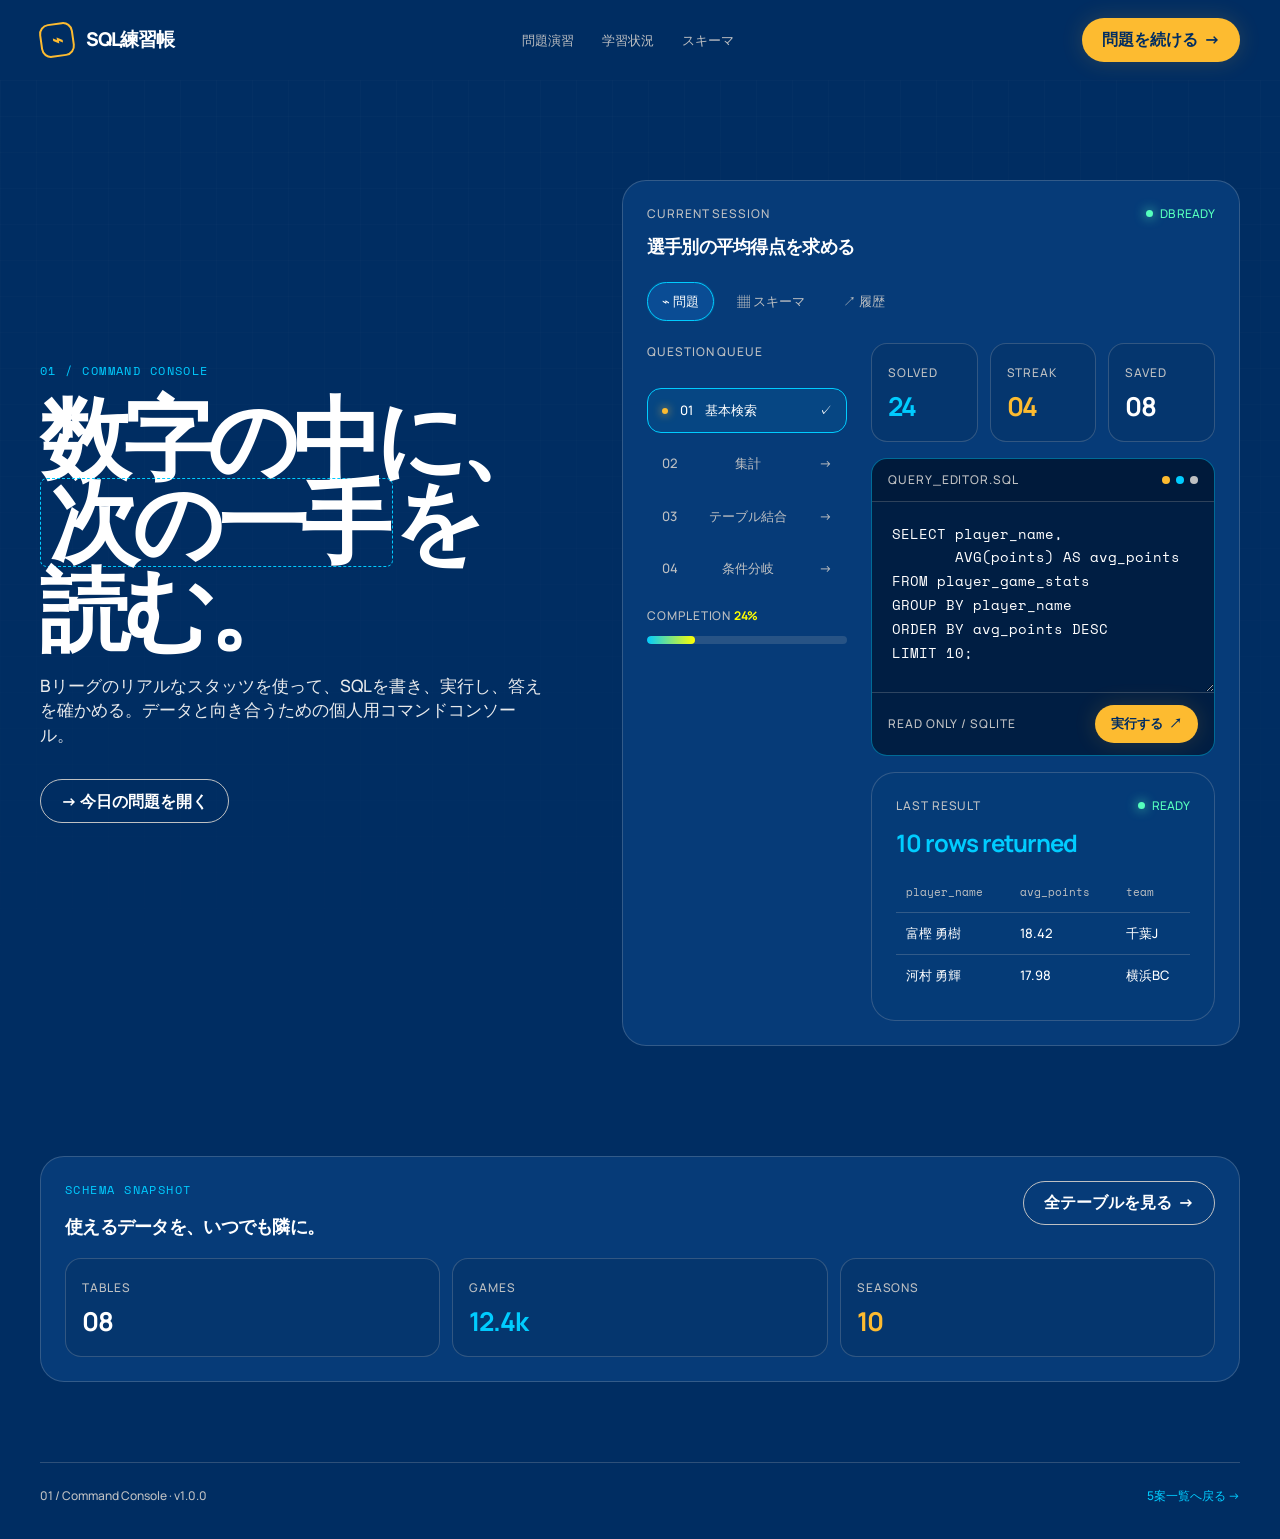
<file: Apps/app/mockups/01-command-console.html>
<!doctype html>
<html lang="ja">
  <head>
    <meta charset="utf-8">
    <meta name="viewport" content="width=device-width, initial-scale=1">
    <meta name="description" content="SQL練習帳 Command Console モックアップ">
    <title>01 Command Console — SQL練習帳</title>
    <link rel="stylesheet" href="./mockups.css">
  </head>
  <body>
    <header class="mockup-nav">
      <a class="brand" href="./"><span class="brand-mark">⌁</span> SQL練習帳</a>
      <nav class="nav-links" aria-label="メインナビゲーション"><a href="#workspace">問題演習</a><a href="#progress">学習状況</a><a href="#schema">スキーマ</a></nav>
      <div class="nav-actions"><a class="pill" href="#workspace">問題を続ける&nbsp; →</a></div>
    </header>
    <main class="page">
      <section class="hero-command">
        <div class="container hero-grid">
          <div>
            <p class="eyebrow">01 / COMMAND CONSOLE</p>
            <h1 class="display">数字の中に、<br><span class="word-box">次の一手</span>を読む。</h1>
            <p class="lede">Bリーグのリアルなスタッツを使って、SQLを書き、実行し、答えを確かめる。データと向き合うための個人用コマンドコンソール。</p>
            <p style="margin:32px 0 0"><a class="pill ghost" href="#workspace">→ 今日の問題を開く</a></p>
          </div>
          <div class="dark-card card-pad dashboard-card" id="workspace">
            <div class="card-header"><div><p class="caption">CURRENT SESSION</p><h2 class="card-title" style="margin:6px 0 0">選手別の平均得点を求める</h2></div><span class="status">DB READY</span></div>
            <div class="tabs" style="margin-top:22px"><button class="tab active" type="button">⌁ 問題</button><button class="tab" type="button">▦ スキーマ</button><button class="tab" type="button">↗ 履歴</button></div>
            <div class="console-grid">
              <aside class="sidebar" id="progress">
                <p class="caption">QUESTION QUEUE</p>
                <ul class="side-list"><li><a class="active" href="#workspace"><span>01</span><span>基本検索</span><span>✓</span></a></li><li><a href="#workspace"><span>02</span><span>集計</span><span>→</span></a></li><li><a href="#workspace"><span>03</span><span>テーブル結合</span><span>→</span></a></li><li><a href="#workspace"><span>04</span><span>条件分岐</span><span>→</span></a></li></ul>
                <div style="margin-top:auto"><p class="caption">COMPLETION <strong class="yellow">24%</strong></p><div class="progress-track"><div class="progress-fill" style="width:24%"></div></div></div>
              </aside>
              <div class="main-stack">
                <div class="mini-stats"><div class="mini-stat"><span class="caption">SOLVED</span><strong class="cyan">24</strong></div><div class="mini-stat"><span class="caption">STREAK</span><strong class="gold">04</strong></div><div class="mini-stat"><span class="caption">SAVED</span><strong>08</strong></div></div>
                <div class="editor"><div class="editor-top"><span class="caption">QUERY_EDITOR.SQL</span><span class="editor-dots"><i></i><i></i><i></i></span></div><textarea spellcheck="false">SELECT player_name,
       AVG(points) AS avg_points
FROM player_game_stats
GROUP BY player_name
ORDER BY avg_points DESC
LIMIT 10;</textarea><div class="editor-actions"><span class="caption">READ ONLY / SQLITE</span><button class="pill" type="button">実行する&nbsp; ↗</button></div></div>
                <div class="dark-card soft card-pad"><div class="card-header"><div><p class="caption">LAST RESULT</p><strong class="cyan" style="font-size:24px">10 rows returned</strong></div><span class="status">READY</span></div><div style="overflow:auto;margin-top:14px"><table class="result-table"><thead><tr><th>player_name</th><th>avg_points</th><th>team</th></tr></thead><tbody><tr><td>富樫 勇樹</td><td class="cyan">18.42</td><td>千葉J</td></tr><tr><td>河村 勇輝</td><td class="cyan">17.98</td><td>横浜BC</td></tr></tbody></table></div></div>
              </div>
            </div>
          </div>
        </div>
      </section>
      <section class="container" id="schema" style="padding-bottom:80px"><div class="dark-card card-pad"><div class="card-header"><div><p class="eyebrow">SCHEMA SNAPSHOT</p><h2 class="card-title">使えるデータを、いつでも隣に。</h2></div><a class="pill ghost" href="../table_definition.md">全テーブルを見る&nbsp; →</a></div><div class="mini-stats"><div class="mini-stat"><span class="caption">TABLES</span><strong>08</strong></div><div class="mini-stat"><span class="caption">GAMES</span><strong class="cyan">12.4k</strong></div><div class="mini-stat"><span class="caption">SEASONS</span><strong class="gold">10</strong></div></div></div></section>
    </main>
    <footer class="page-footer"><div class="footer-row"><span>01 / Command Console · v1.0.0</span><a href="./">5案一覧へ戻る →</a></div></footer>
  </body>
</html>
</file>
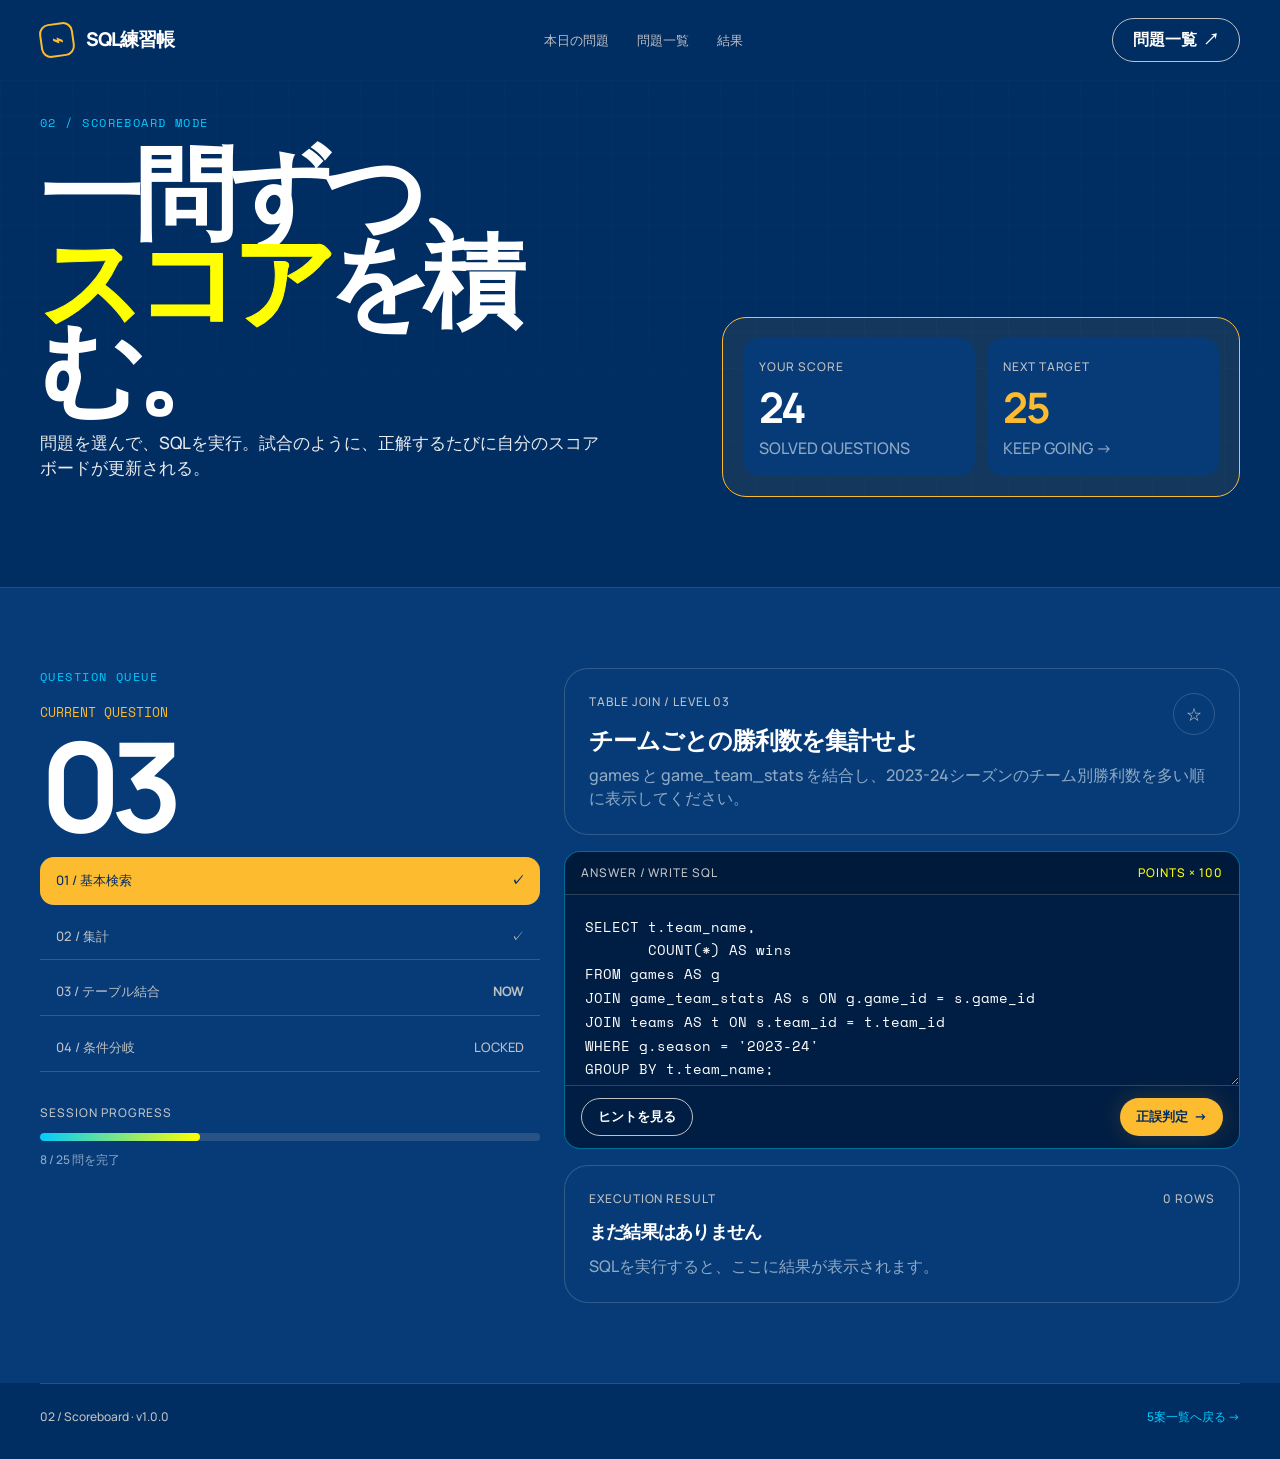
<file: Apps/app/mockups/02-scoreboard.html>
<!doctype html>
<html lang="ja" class="variant-scoreboard">
  <head>
    <meta charset="utf-8">
    <meta name="viewport" content="width=device-width, initial-scale=1">
    <meta name="description" content="SQL練習帳 Scoreboard モックアップ">
    <title>02 Scoreboard — SQL練習帳</title>
    <link rel="stylesheet" href="./mockups.css">
  </head>
  <body>
    <header class="mockup-nav"><a class="brand" href="./"><span class="brand-mark">⌁</span> SQL練習帳</a><nav class="nav-links" aria-label="メインナビゲーション"><a href="#question">本日の問題</a><a href="#queue">問題一覧</a><a href="#result">結果</a></nav><div class="nav-actions"><a class="pill ghost" href="#queue">問題一覧&nbsp; ↗</a></div></header>
    <main class="page">
      <section class="score-hero"><div class="container score-grid"><div><p class="eyebrow">02 / SCOREBOARD MODE</p><h1>一問ずつ、<br><span class="outline-word">スコア</span>を積む。</h1><p class="lede">問題を選んで、SQLを実行。試合のように、正解するたびに自分のスコアボードが更新される。</p></div><div class="score-board"><div class="team"><span class="caption">YOUR SCORE</span><strong class="cyan">24</strong><span class="muted">SOLVED QUESTIONS</span></div><div class="team"><span class="caption">NEXT TARGET</span><strong>25</strong><span class="muted">KEEP GOING →</span></div></div></div></section>
      <section class="score-body" id="question"><div class="container exercise-grid"><aside id="queue"><p class="eyebrow">QUESTION QUEUE</p><div class="problem-index">CURRENT QUESTION<strong>03</strong></div><div class="challenge-list"><div class="current"><span>01 / 基本検索</span><strong>✓</strong></div><div><span>02 / 集計</span><span>✓</span></div><div><span>03 / テーブル結合</span><strong>NOW</strong></div><div><span>04 / 条件分岐</span><span>LOCKED</span></div></div><div style="margin-top:32px"><p class="caption">SESSION PROGRESS</p><div class="progress-track"><div class="progress-fill" style="width:32%"></div></div><p class="muted" style="font-size:12px;margin:10px 0 0">8 / 25 問を完了</p></div></aside><div><div class="dark-card card-pad" style="margin-bottom:16px"><div class="card-header"><div><p class="caption">TABLE JOIN / LEVEL 03</p><h2 class="card-title" style="font-size:24px;margin:7px 0">チームごとの勝利数を集計せよ</h2></div><button class="icon-button" aria-label="お気に入りに追加" type="button">☆</button></div><p class="muted" style="margin:0">games と game_team_stats を結合し、2023-24シーズンのチーム別勝利数を多い順に表示してください。</p></div><div class="editor"><div class="editor-top"><span class="caption">ANSWER / WRITE SQL</span><span class="caption yellow">POINTS × 100</span></div><textarea spellcheck="false">SELECT t.team_name,
       COUNT(*) AS wins
FROM games AS g
JOIN game_team_stats AS s ON g.game_id = s.game_id
JOIN teams AS t ON s.team_id = t.team_id
WHERE g.season = '2023-24'
GROUP BY t.team_name;</textarea><div class="editor-actions"><button class="pill ghost" type="button">ヒントを見る</button><button class="pill" type="button">正誤判定&nbsp; →</button></div></div><div class="dark-card card-pad" id="result" style="margin-top:16px"><div class="card-header"><div><p class="caption">EXECUTION RESULT</p><h2 class="card-title" style="margin:5px 0 0">まだ結果はありません</h2></div><span class="caption">0 rows</span></div><p class="muted" style="margin:10px 0 0">SQLを実行すると、ここに結果が表示されます。</p></div></div></div></section>
    </main>
    <footer class="page-footer"><div class="footer-row"><span>02 / Scoreboard · v1.0.0</span><a href="./">5案一覧へ戻る →</a></div></footer>
  </body>
</html>
</file>
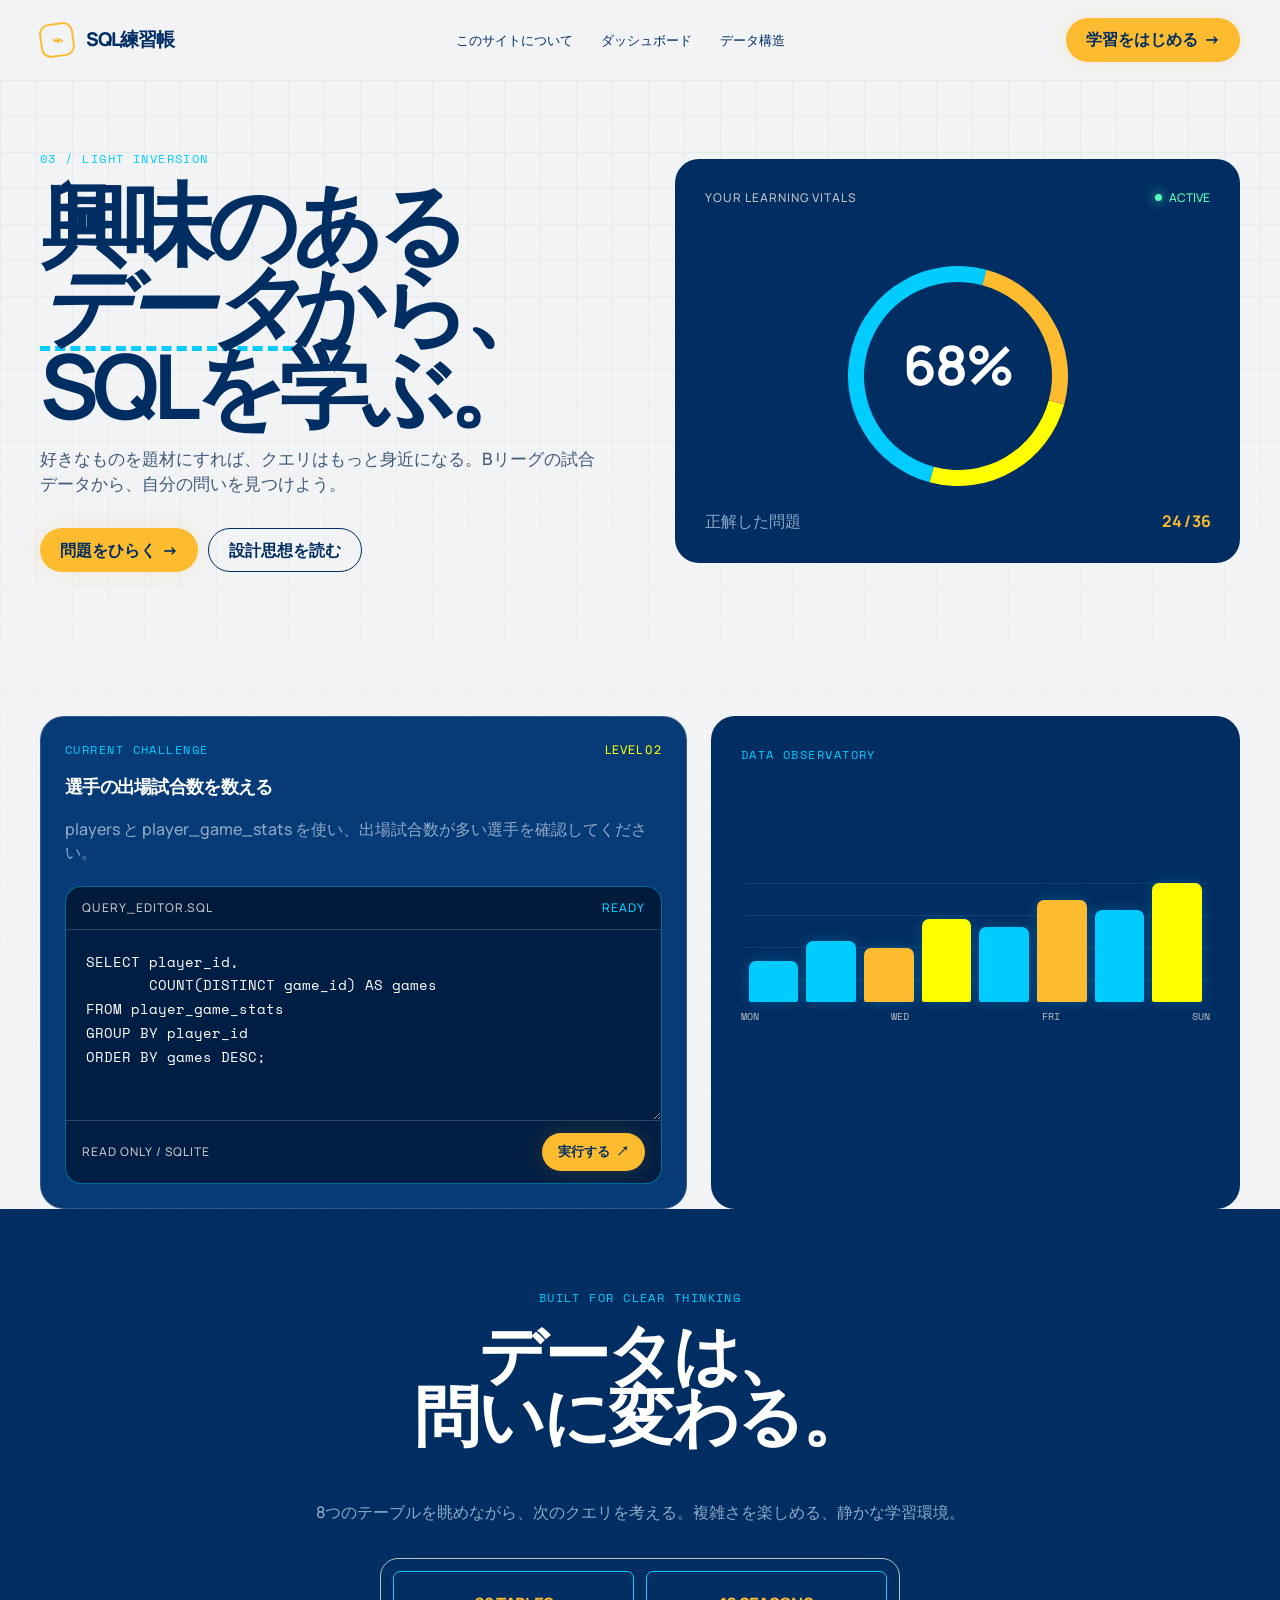
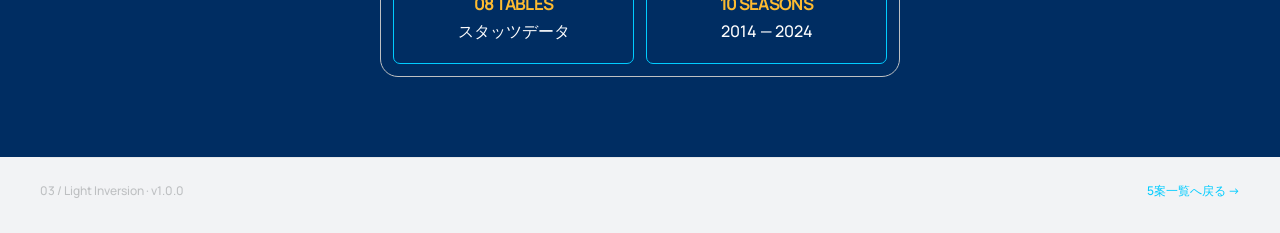
<file: Apps/app/mockups/03-light-inversion.html>
<!doctype html>
<html lang="ja" class="variant-light">
  <head>
    <meta charset="utf-8">
    <meta name="viewport" content="width=device-width, initial-scale=1">
    <meta name="description" content="SQL練習帳 Light Inversion モックアップ">
    <title>03 Light Inversion — SQL練習帳</title>
    <link rel="stylesheet" href="./mockups.css">
  </head>
  <body>
    <header class="mockup-nav"><a class="brand" href="./"><span class="brand-mark">⌁</span> SQL練習帳</a><nav class="nav-links" aria-label="メインナビゲーション"><a href="#about">このサイトについて</a><a href="#dashboard">ダッシュボード</a><a href="#schema">データ構造</a></nav><div class="nav-actions"><a class="pill" href="#dashboard">学習をはじめる&nbsp; →</a></div></header>
    <main class="page">
      <section class="light-hero"><div class="container split"><div><p class="eyebrow">03 / LIGHT INVERSION</p><h1>興味のある<br><em>データ</em>から、<br>SQLを学ぶ。</h1><p class="lede">好きなものを題材にすれば、クエリはもっと身近になる。Bリーグの試合データから、自分の問いを見つけよう。</p><p style="margin:32px 0 0;display:flex;gap:10px;flex-wrap:wrap"><a class="pill" href="#dashboard">問題をひらく&nbsp; →</a><a class="pill ghost" href="#about">設計思想を読む</a></p></div><div class="metric-card" id="dashboard"><div class="card-header"><div><p class="caption">YOUR LEARNING VITALS</p><h2>今週の学習量</h2></div><span class="status">ACTIVE</span></div><div class="health-ring"><span><strong class="cyan">68%</strong><small>COMPLETION</small></span></div><div class="card-header"><span class="muted">正解した問題</span><strong class="gold">24 / 36</strong></div></div></div></section>
      <section class="container light-grid" id="about"><div class="dark-card card-pad"><div class="card-header"><div><p class="eyebrow">CURRENT CHALLENGE</p><h2 class="card-title">選手の出場試合数を数える</h2></div><span class="caption yellow">LEVEL 02</span></div><p class="muted">players と player_game_stats を使い、出場試合数が多い選手を確認してください。</p><div class="editor" style="margin-top:22px"><div class="editor-top"><span class="caption">QUERY_EDITOR.SQL</span><span class="caption cyan">READY</span></div><textarea spellcheck="false">SELECT player_id,
       COUNT(DISTINCT game_id) AS games
FROM player_game_stats
GROUP BY player_id
ORDER BY games DESC;</textarea><div class="editor-actions"><span class="caption">READ ONLY / SQLITE</span><button class="pill" type="button">実行する&nbsp; ↗</button></div></div></div><div class="metric-card"><p class="eyebrow">DATA OBSERVATORY</p><h2 class="card-title">数字の変化を、<br>目で確かめる。</h2><div class="chart"><i class="bar" style="height:32%"></i><i class="bar" style="height:47%"></i><i class="bar" style="height:42%"></i><i class="bar" style="height:64%"></i><i class="bar" style="height:58%"></i><i class="bar" style="height:79%"></i><i class="bar" style="height:71%"></i><i class="bar" style="height:92%"></i></div><div class="chart-labels"><span>MON</span><span>WED</span><span>FRI</span><span>SUN</span></div></div></section>
      <section class="inversion" id="schema"><div class="container inversion-copy"><p class="eyebrow">BUILT FOR CLEAR THINKING</p><h2>データは、<br>問いに変わる。</h2><p class="muted">8つのテーブルを眺めながら、次のクエリを考える。複雑さを楽しめる、静かな学習環境。</p><div class="badge-frame"><div class="badge"><strong>08 TABLES</strong><span>スタッツデータ</span></div><div class="badge"><strong>10 SEASONS</strong><span>2014 — 2024</span></div></div></div></section>
    </main>
    <footer class="page-footer"><div class="footer-row"><span>03 / Light Inversion · v1.0.0</span><a href="./">5案一覧へ戻る →</a></div></footer>
  </body>
</html>
</file>
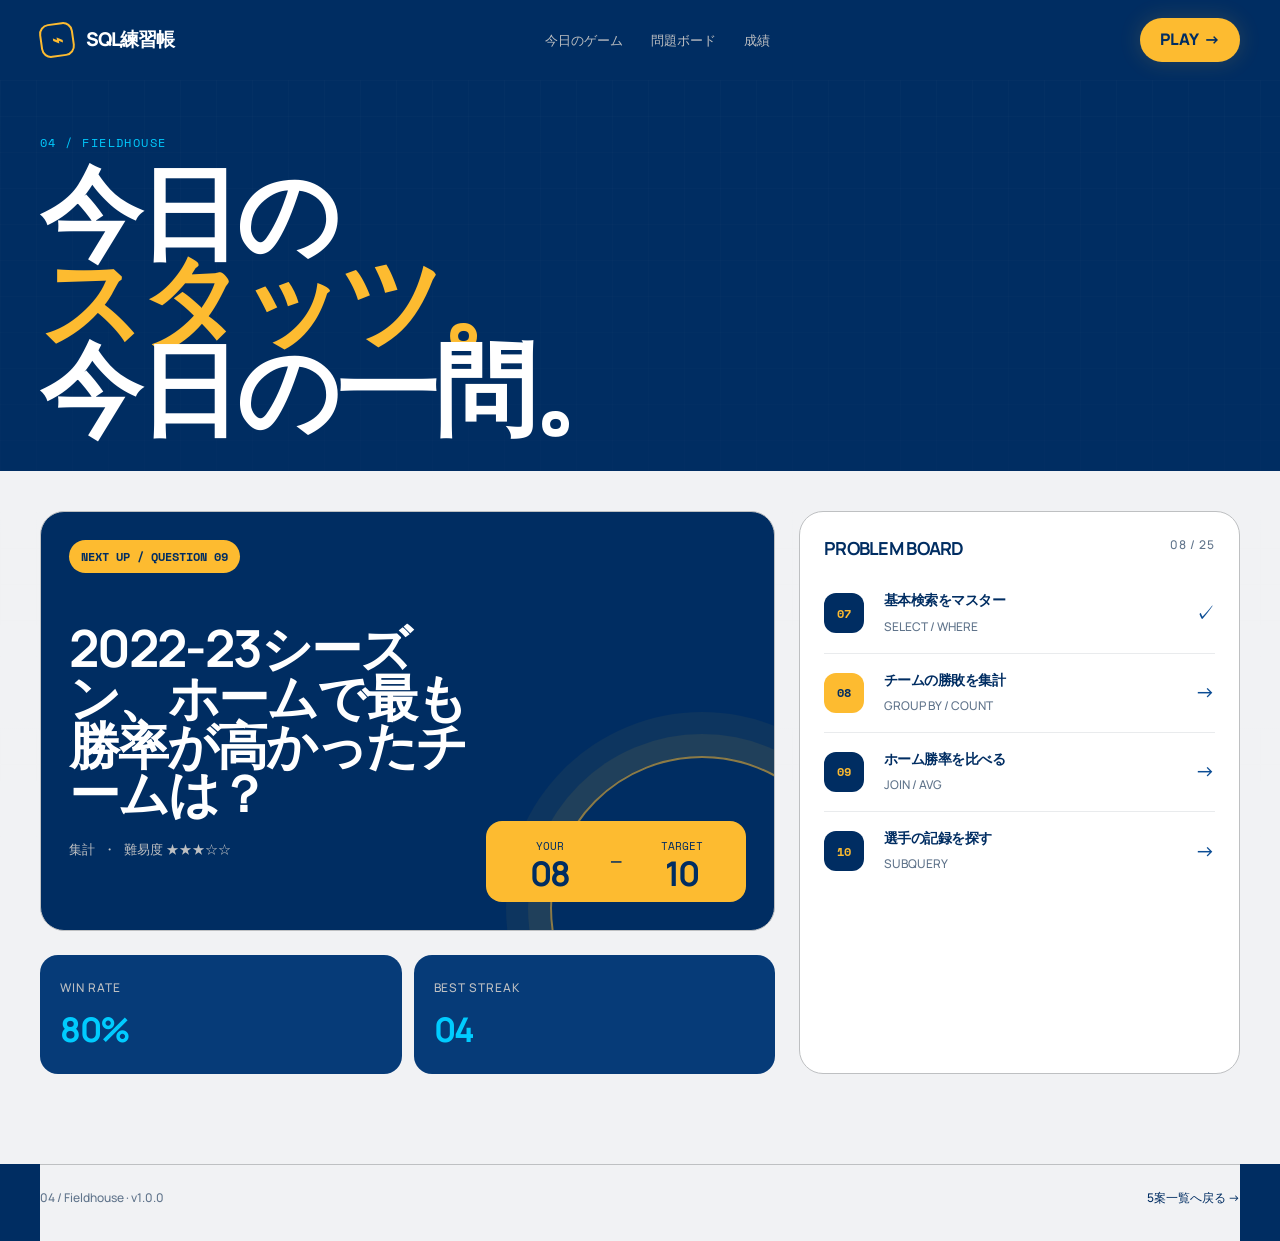
<file: Apps/app/mockups/04-fieldhouse.html>
<!doctype html>
<html lang="ja" class="variant-field">
  <head>
    <meta charset="utf-8">
    <meta name="viewport" content="width=device-width, initial-scale=1">
    <meta name="description" content="SQL練習帳 Fieldhouse モックアップ">
    <title>04 Fieldhouse — SQL練習帳</title>
    <link rel="stylesheet" href="./mockups.css">
  </head>
  <body>
    <header class="mockup-nav" style="background:var(--navy)"><a class="brand" href="./"><span class="brand-mark">⌁</span> SQL練習帳</a><nav class="nav-links" aria-label="メインナビゲーション"><a href="#today">今日のゲーム</a><a href="#questions">問題ボード</a><a href="#stats">成績</a></nav><div class="nav-actions"><a class="pill" href="#questions">PLAY&nbsp; →</a></div></header>
    <main class="page">
      <section class="field-header"><div class="container"><p class="eyebrow">04 / FIELDHOUSE</p><h1>今日の<br><span class="accent">スタッツ。</span><br>今日の一問。</h1></div></section>
      <section class="field-main" id="today"><div class="container field-layout"><div><article class="white-card match-card"><span class="match-tag">NEXT UP / QUESTION 09</span><h2>2022-23シーズン、ホームで最も勝率が高かったチームは？</h2><div class="match-meta"><span>集計</span><span>・</span><span>難易度 ★★★☆☆</span></div><div class="score-strip"><div><span>YOUR</span><strong>08</strong></div><b>—</b><div><span>TARGET</span><strong>10</strong></div></div></article><div class="quick-stats" id="stats"><div class="quick-stat"><span class="caption">WIN RATE</span><strong>80%</strong></div><div class="quick-stat"><span class="caption">BEST STREAK</span><strong class="gold">04</strong></div></div></div><aside class="white-card" id="questions"><div class="card-pad" style="padding-bottom:12px"><div class="card-header"><h2 class="card-title" style="margin:0">PROBLEM BOARD</h2><span class="caption" style="color:#60748b">08 / 25</span></div></div><div class="question-list"><a href="#today"><span class="number-box">07</span><span><strong>基本検索をマスター</strong><small>SELECT / WHERE</small></span><span class="arrow">✓</span></a><a href="#today"><span class="number-box" style="background:var(--gold);color:var(--navy)">08</span><span><strong>チームの勝敗を集計</strong><small>GROUP BY / COUNT</small></span><span class="arrow">→</span></a><a href="#today"><span class="number-box">09</span><span><strong>ホーム勝率を比べる</strong><small>JOIN / AVG</small></span><span class="arrow">→</span></a><a href="#today"><span class="number-box">10</span><span><strong>選手の記録を探す</strong><small>SUBQUERY</small></span><span class="arrow">→</span></a></div></aside></div></section>
    </main>
    <footer class="page-footer" style="border-color:#bec0c2;color:#60748b;background:#f1f2f4"><div class="footer-row"><span>04 / Fieldhouse · v1.0.0</span><a href="./" style="color:var(--navy)">5案一覧へ戻る →</a></div></footer>
  </body>
</html>
</file>
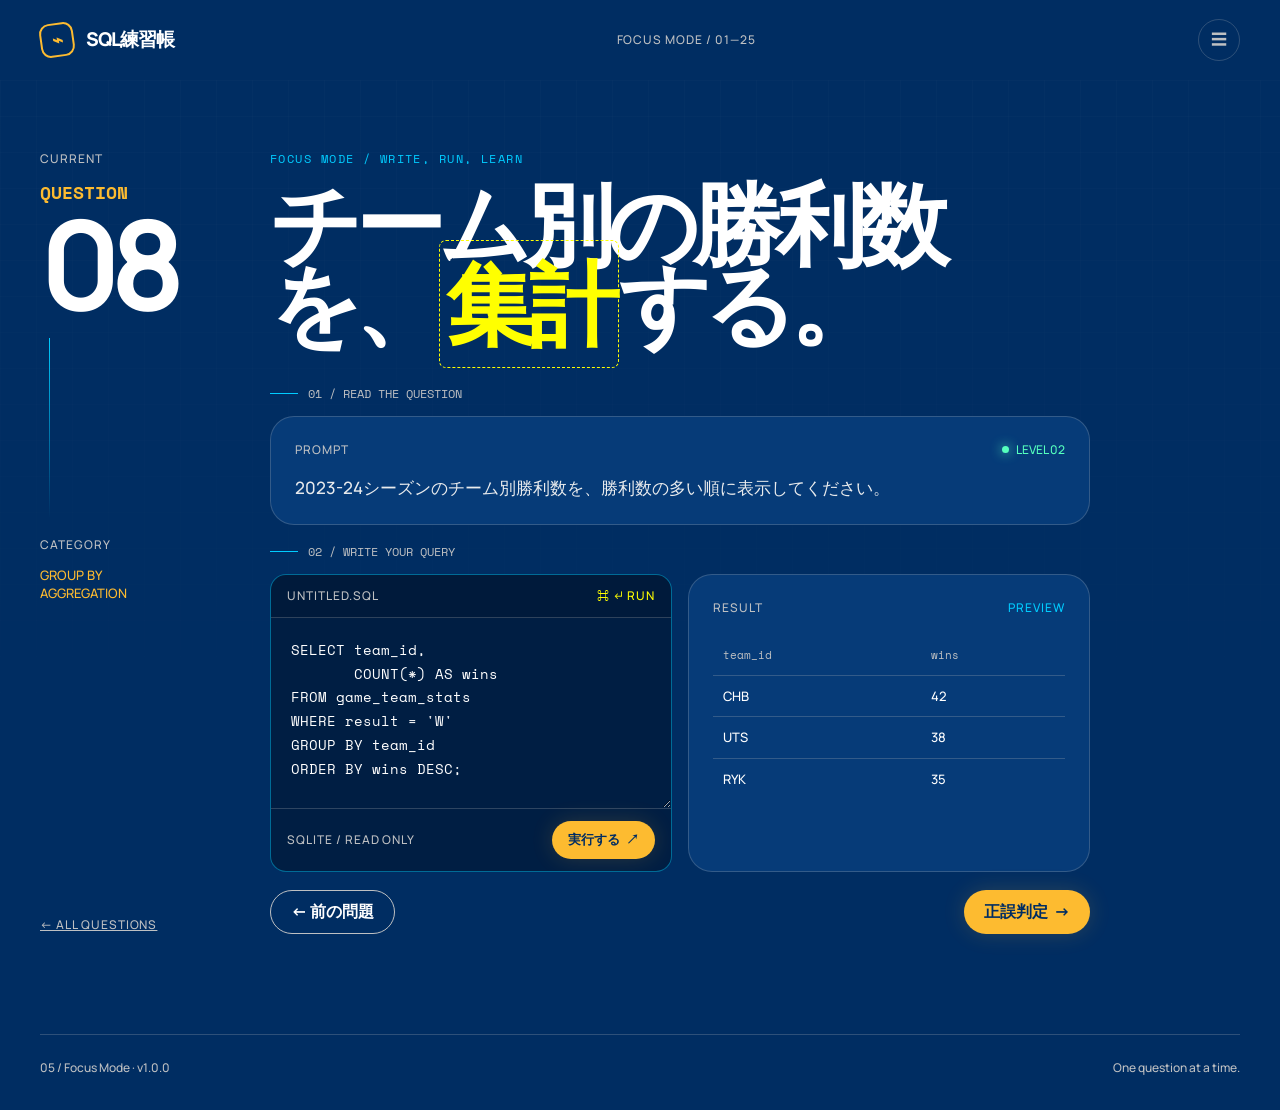
<file: Apps/app/mockups/05-focus-mode.html>
<!doctype html>
<html lang="ja" class="variant-focus">
  <head>
    <meta charset="utf-8">
    <meta name="viewport" content="width=device-width, initial-scale=1">
    <meta name="description" content="SQL練習帳 Focus Mode モックアップ">
    <title>05 Focus Mode — SQL練習帳</title>
    <link rel="stylesheet" href="./mockups.css">
  </head>
  <body>
    <header class="mockup-nav"><a class="brand" href="./"><span class="brand-mark">⌁</span> SQL練習帳</a><div class="caption">FOCUS MODE / 01—25</div><div class="nav-actions"><button class="icon-button" type="button" aria-label="メニュー">☰</button></div></header>
    <main class="page"><div class="container focus-wrap"><aside class="focus-rail"><div><p class="caption">CURRENT</p><div class="rail-number">QUESTION<strong>08</strong></div><div class="rail-rule"></div><p class="caption">CATEGORY</p><p class="gold" style="font-size:13px">GROUP BY<br>AGGREGATION</p></div><a class="caption" href="./">← ALL QUESTIONS</a></aside><section class="focus-content"><p class="eyebrow">FOCUS MODE / WRITE, RUN, LEARN</p><h1>チーム別の勝利数を、<mark>集計</mark>する。</h1><div class="focus-step">01 / READ THE QUESTION</div><div class="dark-card card-pad" style="margin-bottom:18px"><div class="card-header"><p class="caption" style="margin:0">PROMPT</p><span class="status">LEVEL 02</span></div><p style="font-size:17px;margin:18px 0 0;color:var(--silver-2)">2023-24シーズンのチーム別勝利数を、勝利数の多い順に表示してください。</p></div><div class="focus-step">02 / WRITE YOUR QUERY</div><div class="focus-columns"><div class="editor"><div class="editor-top"><span class="caption">UNTITLED.SQL</span><span class="caption yellow">⌘ ↵ RUN</span></div><textarea spellcheck="false">SELECT team_id,
       COUNT(*) AS wins
FROM game_team_stats
WHERE result = 'W'
GROUP BY team_id
ORDER BY wins DESC;</textarea><div class="editor-actions"><span class="caption">SQLITE / READ ONLY</span><button class="pill" type="button">実行する&nbsp; ↗</button></div></div><div class="dark-card card-pad focus-result"><div class="card-header"><p class="caption" style="margin:0">RESULT</p><span class="caption cyan">PREVIEW</span></div><table class="result-table"><thead><tr><th>team_id</th><th>wins</th></tr></thead><tbody><tr><td>CHB</td><td class="cyan">42</td></tr><tr><td>UTS</td><td class="cyan">38</td></tr><tr><td>RYK</td><td class="cyan">35</td></tr></tbody></table></div></div><div class="focus-footer"><button class="pill ghost" type="button">← 前の問題</button><button class="pill" type="button">正誤判定&nbsp; →</button></div></section></div></main>
    <footer class="page-footer"><div class="footer-row"><span>05 / Focus Mode · v1.0.0</span><span>One question at a time.</span></div></footer>
  </body>
</html>
</file>
<file: Apps/app/mockups/mockups.css>
@import url('https://fonts.googleapis.com/css2?family=Manrope:wght@500;600;700;800&family=Space+Mono:wght@400;700&display=swap');

:root {
  --navy: #002d62;
  --navy-2: #063b78;
  --navy-3: #0a4c94;
  --gold: #fdbb30;
  --silver: #bec0c2;
  --silver-2: #e9ebed;
  --cyan: #00ccff;
  --yellow: #ffff00;
  --ink: #071d38;
  --white: #ffffff;
  --muted: #8fa9c4;
  --line: rgba(190, 192, 194, .24);
  --radius-card: 24px;
  --radius-input: 16px;
  --radius-pill: 9999px;
  --body: 'Manrope', 'Hiragino Sans', 'Yu Gothic', Meiryo, sans-serif;
  --mono: 'Space Mono', ui-monospace, SFMono-Regular, Menlo, Consolas, monospace;
}

* { box-sizing: border-box; }
html { background: var(--navy); }
body { min-width: 320px; margin: 0; background: var(--navy); color: var(--white); font-family: var(--body); font-weight: 500; line-height: 1.44; }
html.variant-light, html.variant-light body { background: #f2f3f5; }
a { color: inherit; }
button, input, textarea, select { font: inherit; }
button { cursor: pointer; }
h1, h2, h3, p { margin-top: 0; }
h1, h2, h3, strong { font-weight: 700; letter-spacing: -.04em; }
.mono { font-family: var(--mono); letter-spacing: 0; }
.caption { color: var(--silver); font-size: 12px; letter-spacing: .08em; text-transform: uppercase; }
.muted { color: var(--muted); }
.cyan { color: var(--cyan); }
.yellow { color: var(--yellow); }
.mint { color: #55ffbd; }
.gold { color: var(--gold); }

.mockup-nav { display: flex; align-items: center; justify-content: space-between; width: min(1200px, calc(100% - 48px)); min-height: 80px; margin: 0 auto; gap: 24px; }
.brand { display: inline-flex; align-items: center; gap: 12px; color: var(--white); text-decoration: none; font-size: 19px; font-weight: 800; letter-spacing: -.05em; }
.brand-mark { display: grid; width: 34px; height: 34px; place-items: center; border: 2px solid var(--gold); border-radius: 10px; color: var(--gold); font-size: 18px; font-weight: 800; transform: rotate(-8deg); }
.nav-links { display: flex; align-items: center; gap: 28px; color: var(--silver); font-size: 13px; }
.nav-links a { text-decoration: none; }
.nav-links a:hover { color: var(--white); }
.nav-actions { display: flex; align-items: center; gap: 10px; }
.pill, .icon-button { border: 0; border-radius: var(--radius-pill); }
.pill { display: inline-flex; align-items: center; justify-content: center; gap: 8px; min-height: 44px; padding: 0 20px; background: var(--gold); color: var(--navy); font-weight: 800; text-decoration: none; box-shadow: 0 0 22px rgba(253, 187, 48, .16); }
.pill:hover { background: var(--yellow); }
.pill.ghost { border: 1px solid var(--silver); background: transparent; color: var(--white); box-shadow: none; }
.pill.ghost:hover { border-color: var(--cyan); color: var(--cyan); }
.icon-button { display: grid; width: 42px; height: 42px; place-items: center; border: 1px solid var(--line); background: transparent; color: var(--silver); }
.icon-button:hover { border-color: var(--cyan); color: var(--cyan); }

.page { position: relative; overflow: hidden; min-height: calc(100vh - 80px); }
.page::before { position: absolute; inset: 0; pointer-events: none; content: ''; opacity: .14; background-image: linear-gradient(rgba(190,192,194,.15) 1px, transparent 1px), linear-gradient(90deg, rgba(190,192,194,.15) 1px, transparent 1px); background-size: 36px 36px; mask-image: linear-gradient(to bottom, black, transparent 78%); }
.container { position: relative; z-index: 1; width: min(1200px, calc(100% - 48px)); margin: 0 auto; }
.eyebrow { margin-bottom: 16px; color: var(--cyan); font-family: var(--mono); font-size: 12px; letter-spacing: .12em; text-transform: uppercase; }
.display { max-width: 850px; margin-bottom: 24px; font-size: clamp(46px, 7vw, 92px); line-height: .92; letter-spacing: -.075em; }
.display em { color: var(--gold); font-style: normal; }
.display .word-box { display: inline-block; padding: 0 8px 5px; border: 1px dashed var(--cyan); border-radius: 7px; color: var(--white); }
.lede { max-width: 570px; color: var(--silver-2); font-size: 17px; }

.dark-card { border: 1px solid rgba(190,192,194,.24); border-radius: var(--radius-card); background: var(--navy-2); }
.dark-card.soft { background: rgba(6,59,120,.68); }
.card-pad { padding: 24px; }
.card-title { margin-bottom: 18px; font-size: 18px; }
.card-header { display: flex; align-items: flex-start; justify-content: space-between; gap: 16px; }
.status { display: inline-flex; align-items: center; gap: 7px; color: #55ffbd; font-size: 12px; }
.status::before { width: 7px; height: 7px; border-radius: 50%; background: currentColor; box-shadow: 0 0 12px currentColor; content: ''; }

.tabs { display: flex; gap: 8px; margin-bottom: 22px; overflow-x: auto; }
.tab { flex: 0 0 auto; border: 1px solid transparent; border-radius: var(--radius-pill); padding: 9px 14px; background: transparent; color: var(--silver); font-size: 13px; }
.tab.active, .tab:hover { border-color: var(--cyan); background: var(--navy-3); color: var(--white); }
.tab.active { box-shadow: 0 0 0 1px rgba(0,204,255,.15); }

.metric { display: flex; align-items: flex-end; justify-content: space-between; gap: 16px; padding: 20px 0 24px; border-bottom: 1px solid var(--line); }
.metric-value { margin: 0; color: var(--cyan); font-size: clamp(52px, 7vw, 82px); line-height: .9; letter-spacing: -.075em; }
.metric-label { margin-bottom: 8px; color: var(--silver); font-size: 12px; }
.delta { color: #55ffbd; font-family: var(--mono); font-size: 13px; }

.chart { display: flex; align-items: flex-end; gap: 8px; height: 150px; padding: 20px 8px 0; background: repeating-linear-gradient(to bottom, transparent 0 31px, rgba(190,192,194,.19) 32px); }
.bar { flex: 1; min-width: 8px; border-radius: 7px 7px 2px 2px; background: var(--cyan); box-shadow: 0 0 14px rgba(0,204,255,.22); }
.bar:nth-child(3n) { background: var(--gold); }
.bar:nth-child(4n) { background: var(--yellow); }
.chart-labels { display: flex; justify-content: space-between; padding-top: 8px; color: var(--silver); font-family: var(--mono); font-size: 10px; }

.editor { overflow: hidden; border: 1px solid rgba(0,204,255,.44); border-radius: var(--radius-input); background: #001e43; }
.editor-top { display: flex; align-items: center; justify-content: space-between; padding: 12px 16px; border-bottom: 1px solid var(--line); background: rgba(0,0,0,.12); }
.editor-dots { display: flex; gap: 6px; }
.editor-dots i { display: block; width: 8px; height: 8px; border-radius: 50%; background: var(--silver); }
.editor-dots i:first-child { background: var(--gold); }
.editor-dots i:nth-child(2) { background: var(--cyan); }
.editor textarea { display: block; width: 100%; min-height: 190px; resize: vertical; border: 0; outline: 0; padding: 20px; background: transparent; color: var(--white); font: 14px/1.7 var(--mono); }
.editor textarea::selection { background: var(--cyan); color: var(--navy); }
.editor-actions { display: flex; align-items: center; justify-content: space-between; gap: 12px; padding: 12px 16px; border-top: 1px solid var(--line); }
.editor-actions .pill { min-height: 38px; padding: 0 16px; font-size: 13px; }

.result-table { width: 100%; border-collapse: collapse; font-size: 13px; }
.result-table th, .result-table td { padding: 11px 10px; border-bottom: 1px solid var(--line); text-align: left; white-space: nowrap; }
.result-table th { color: var(--silver); font-family: var(--mono); font-size: 11px; font-weight: 400; }
.result-table td { color: var(--white); }
.result-table tr:last-child td { border-bottom: 0; }

.sidebar { display: grid; gap: 16px; align-content: start; }
.side-list { display: grid; gap: 8px; margin: 0; padding: 0; list-style: none; }
.side-list a { display: flex; align-items: center; justify-content: space-between; gap: 12px; padding: 12px 14px; border: 1px solid transparent; border-radius: 14px; color: var(--silver); text-decoration: none; font-size: 13px; }
.side-list a:hover, .side-list a.active { border-color: var(--cyan); background: rgba(0,204,255,.08); color: var(--white); }
.side-list a.active::before { width: 6px; height: 6px; border-radius: 50%; background: var(--gold); box-shadow: 0 0 10px var(--gold); content: ''; }
.side-list a.active { justify-content: flex-start; }
.side-list a.active span:last-child { margin-left: auto; }
.progress-track { height: 8px; overflow: hidden; border-radius: var(--radius-pill); background: rgba(190,192,194,.18); }
.progress-fill { height: 100%; border-radius: inherit; background: linear-gradient(90deg, var(--cyan), var(--yellow)); }

.hero-command { padding: 60px 0 110px; }
.hero-command .hero-grid { display: grid; grid-template-columns: minmax(0, .9fr) minmax(480px, 1.1fr); align-items: center; gap: 76px; }
.hero-command .dashboard-card { margin-top: 40px; }
.console-grid { display: grid; grid-template-columns: 200px minmax(0, 1fr); gap: 24px; }
.console-grid .main-stack { display: grid; gap: 16px; }
.mini-stats { display: grid; grid-template-columns: repeat(3, 1fr); gap: 12px; }
.mini-stat { padding: 16px; border: 1px solid var(--line); border-radius: 16px; background: rgba(0,0,0,.08); }
.mini-stat strong { display: block; margin: 5px 0 0; color: var(--white); font-size: 26px; }
.mini-stat strong.cyan { color: var(--cyan); }
.mini-stat strong.gold { color: var(--gold); }

.variant-scoreboard .page { background: var(--navy); }
.score-hero { padding: 34px 0 90px; border-bottom: 1px solid rgba(253,187,48,.22); }
.score-hero .score-grid { display: grid; grid-template-columns: 1.1fr .9fr; align-items: end; gap: 48px; }
.score-hero h1 { max-width: 700px; margin-bottom: 20px; font-size: clamp(54px, 8vw, 110px); line-height: .86; letter-spacing: -.08em; }
.score-hero h1 .outline-word { color: var(--yellow); -webkit-text-stroke: 1px var(--yellow); }
.score-board { display: grid; grid-template-columns: 1fr 1fr; gap: 12px; padding: 20px; border: 1px solid var(--gold); border-radius: var(--radius-card); background: rgba(253,187,48,.08); }
.score-board .team { padding: 16px; border-radius: 16px; background: var(--navy-2); }
.score-board .team strong { display: block; font-size: 42px; color: var(--white); }
.score-board .team:last-child strong { color: var(--gold); }
.score-body { padding: 80px 0; background: var(--navy-2); }
.score-body .exercise-grid { display: grid; grid-template-columns: .85fr 1.15fr; gap: 24px; }
.problem-index { color: var(--gold); font: 13px var(--mono); }
.problem-index strong { display: block; margin: 10px 0 20px; color: var(--white); font: 700 clamp(74px, 10vw, 124px)/.85 var(--body); letter-spacing: -.09em; }
.challenge-list { display: grid; gap: 8px; }
.challenge-list div { display: flex; justify-content: space-between; gap: 12px; padding: 14px 16px; border-bottom: 1px solid var(--line); color: var(--silver); font-size: 13px; }
.challenge-list div.current { border-radius: 14px; background: var(--gold); color: var(--navy); }
.challenge-list div.current strong { color: var(--navy); }
.score-body .editor { margin-bottom: 16px; }

.variant-light .page { background: var(--pearl, #f2f3f5); color: var(--navy); }
.variant-light .mockup-nav { background: var(--pearl, #f2f3f5); color: var(--navy); }
.variant-light .brand, .variant-light .nav-links a { color: var(--navy); }
.variant-light .nav-links { color: #4c6380; }
.variant-light .page::before { opacity: .18; background-image: linear-gradient(#bec0c2 1px, transparent 1px), linear-gradient(90deg, #bec0c2 1px, transparent 1px); }
.variant-light .light-hero { padding: 70px 0 94px; }
.variant-light .light-hero .split { display: grid; grid-template-columns: 1fr 1fr; align-items: center; gap: 70px; }
.variant-light .light-hero h1 { max-width: 640px; margin-bottom: 22px; color: var(--navy); font-size: clamp(50px, 7vw, 92px); line-height: .9; letter-spacing: -.075em; }
.variant-light .light-hero h1 em { color: var(--navy); text-decoration: underline; text-decoration-style: dashed; text-decoration-color: var(--cyan); text-decoration-thickness: 5px; text-underline-offset: 8px; }
.variant-light .light-hero .lede { color: #405978; }
.variant-light .pill.ghost { border-color: var(--navy); color: var(--navy); }
.variant-light .pill.ghost:hover { border-color: var(--cyan); color: var(--navy); }
.variant-light .light-grid { display: grid; grid-template-columns: 1.1fr .9fr; gap: 24px; margin-top: 50px; }
.variant-light .dark-card { color: var(--white); }
.variant-light .metric-card { padding: 30px; border-radius: var(--radius-card); background: var(--navy); }
.variant-light .health-ring { display: grid; width: 220px; height: 220px; margin: 10px auto 24px; place-items: center; border: 16px solid var(--cyan); border-right-color: var(--gold); border-bottom-color: var(--yellow); border-radius: 50%; transform: rotate(-30deg); }
.variant-light .health-ring span { transform: rotate(30deg); text-align: center; }
.variant-light .health-ring strong { display: block; color: var(--white); font-size: 54px; line-height: .9; }
.variant-light .metric-card h2 { margin-bottom: 4px; font-size: 24px; }
.variant-light .inversion { padding: 80px 0; background: var(--navy); color: var(--white); }
.variant-light .inversion .inversion-copy { max-width: 700px; margin: 0 auto; text-align: center; }
.variant-light .inversion h2 { font-size: clamp(40px, 6vw, 66px); line-height: .94; }
.variant-light .badge-frame { display: grid; grid-template-columns: 1fr 1fr; gap: 12px; max-width: 520px; margin: 34px auto 0; padding: 12px; border: 1px solid var(--silver); border-radius: 18px; }
.variant-light .badge { padding: 20px 12px; border: 1px solid var(--cyan); border-radius: 7px; color: var(--white); text-align: center; }
.variant-light .badge strong { display: block; margin-bottom: 4px; color: var(--gold); font-size: 17px; }

.variant-field .page { background: #f1f2f4; color: var(--navy); }
.variant-field .field-header { padding: 54px 0 40px; background: var(--navy); }
.variant-field .field-header h1 { max-width: 780px; margin: 0; color: var(--white); font-size: clamp(54px, 8vw, 110px); line-height: .86; }
.variant-field .field-header h1 .accent { color: var(--gold); }
.variant-field .field-main { padding: 40px 0 90px; }
.variant-field .field-main .field-layout { display: grid; grid-template-columns: 1.25fr .75fr; gap: 24px; }
.variant-field .white-card { border: 1px solid var(--silver); border-radius: var(--radius-card); background: var(--white); }
.variant-field .white-card .card-title { color: var(--navy); }
.variant-field .match-card { position: relative; overflow: hidden; min-height: 420px; padding: 28px; background: var(--navy); color: var(--white); }
.variant-field .match-card::after { position: absolute; right: -80px; bottom: -130px; width: 300px; height: 300px; border: 2px solid rgba(253,187,48,.55); border-radius: 50%; box-shadow: 0 0 0 22px rgba(253,187,48,.08), 0 0 0 44px rgba(253,187,48,.05); content: ''; }
.variant-field .match-tag { display: inline-flex; padding: 8px 12px; border-radius: var(--radius-pill); background: var(--gold); color: var(--navy); font: 700 12px var(--mono); }
.variant-field .match-card h2 { position: relative; z-index: 1; max-width: 430px; margin: 50px 0 24px; font-size: clamp(30px, 4vw, 54px); line-height: .94; }
.variant-field .match-meta { position: relative; z-index: 1; display: flex; gap: 8px; flex-wrap: wrap; color: var(--silver); font-size: 13px; }
.variant-field .score-strip { position: absolute; right: 28px; bottom: 28px; z-index: 2; display: grid; grid-template-columns: 1fr auto 1fr; align-items: center; gap: 12px; min-width: 260px; padding: 12px 16px; border-radius: 16px; background: var(--gold); color: var(--navy); text-align: center; }
.variant-field .score-strip strong { display: block; font-size: 34px; line-height: 1; }
.variant-field .score-strip span { font: 11px var(--mono); }
.variant-field .question-list { display: grid; gap: 0; padding: 0 24px; }
.variant-field .question-list a { display: grid; grid-template-columns: 48px 1fr auto; align-items: center; gap: 12px; padding: 16px 0; border-bottom: 1px solid var(--silver-2); color: var(--navy); text-decoration: none; }
.variant-field .question-list a:last-child { border-bottom: 0; }
.variant-field .question-list a:hover { color: var(--navy-3); }
.variant-field .number-box { display: grid; width: 40px; height: 40px; place-items: center; border-radius: 12px; background: var(--navy); color: var(--gold); font: 700 12px var(--mono); }
.variant-field .question-list strong { display: block; margin-bottom: 3px; font-size: 14px; }
.variant-field .question-list small { color: #60748b; font-size: 12px; }
.variant-field .arrow { color: var(--navy-3); font-size: 20px; }
.variant-field .quick-stats { display: grid; grid-template-columns: repeat(2, 1fr); gap: 12px; margin-top: 24px; }
.variant-field .quick-stat { padding: 20px; border-radius: 18px; background: var(--navy-2); color: var(--white); }
.variant-field .quick-stat strong { display: block; margin-top: 7px; color: var(--cyan); font-size: 34px; }

.variant-focus .page { background: var(--navy); }
.focus-wrap { display: grid; grid-template-columns: 180px minmax(0, 1fr); gap: 50px; padding: 70px 0 100px; }
.focus-rail { display: flex; flex-direction: column; justify-content: space-between; min-height: 680px; }
.focus-rail .rail-number { color: var(--gold); font: 700 18px var(--mono); }
.focus-rail .rail-number strong { display: block; margin-top: 8px; color: var(--white); font: 700 124px/.8 var(--body); letter-spacing: -.1em; }
.rail-rule { width: 1px; height: 180px; margin: 26px 0 18px 9px; background: linear-gradient(var(--cyan), transparent); }
.focus-content { max-width: 820px; }
.focus-content h1 { max-width: 760px; margin-bottom: 42px; color: var(--white); font-size: clamp(50px, 7vw, 92px); line-height: .89; letter-spacing: -.075em; }
.focus-content h1 mark { padding: 0 6px 3px; border: 1px dashed var(--yellow); border-radius: 7px; background: transparent; color: var(--yellow); }
.focus-step { display: flex; align-items: center; gap: 10px; margin-bottom: 14px; color: var(--silver); font: 12px var(--mono); }
.focus-step::before { width: 28px; height: 1px; background: var(--cyan); content: ''; }
.focus-columns { display: grid; grid-template-columns: 1fr 1fr; gap: 16px; }
.focus-columns .dark-card { min-width: 0; }
.focus-result { min-height: 292px; }
.focus-result .result-table { margin-top: 20px; }
.focus-footer { display: flex; justify-content: space-between; gap: 16px; margin-top: 18px; }

.gallery { min-height: 100vh; padding: 60px 0 100px; }
.gallery h1 { max-width: 880px; margin-bottom: 18px; font-size: clamp(48px, 7vw, 92px); line-height: .9; }
.gallery h1 em { color: var(--gold); font-style: normal; }
.gallery-intro { max-width: 640px; margin-bottom: 48px; color: var(--silver); font-size: 17px; }
.gallery-grid { display: grid; grid-template-columns: repeat(5, 1fr); gap: 14px; }
.gallery-card { overflow: hidden; border: 1px solid var(--line); border-radius: 20px; background: var(--navy-2); text-decoration: none; transition: transform .18s ease, border-color .18s ease; }
.gallery-card:hover { border-color: var(--cyan); transform: translateY(-5px); }
.gallery-card .thumb { display: grid; min-height: 170px; place-items: end start; padding: 18px; background: var(--navy); }
.gallery-card:nth-child(2) .thumb { background: linear-gradient(135deg, var(--navy), #174f87); }
.gallery-card:nth-child(3) .thumb { background: var(--silver-2); color: var(--navy); }
.gallery-card:nth-child(4) .thumb { background: linear-gradient(145deg, var(--navy), var(--navy-3)); }
.gallery-card:nth-child(5) .thumb { background: #001e43; }
.thumb-shape { width: 100%; height: 96px; border: 1px solid var(--cyan); border-radius: 14px; background: rgba(0,204,255,.08); }
.gallery-card:nth-child(3) .thumb-shape { border-color: var(--navy); background: var(--white); }
.gallery-card .card-copy { padding: 18px; }
.gallery-card h2 { margin: 0 0 6px; font-size: 17px; }
.gallery-card p { margin: 0; color: var(--silver); font-size: 12px; }
.gallery-card:nth-child(3) p { color: var(--silver-2); }

.page-footer { width: min(1200px, calc(100% - 48px)); margin: 0 auto; padding: 24px 0 34px; border-top: 1px solid var(--line); color: var(--silver); font-size: 12px; }
.page-footer a { color: var(--cyan); text-decoration: none; }
.page-footer .footer-row { display: flex; justify-content: space-between; gap: 16px; }

@media (max-width: 1000px) {
  .gallery-grid { grid-template-columns: repeat(2, 1fr); }
  .hero-command .hero-grid, .score-hero .score-grid, .variant-light .light-hero .split { grid-template-columns: 1fr; gap: 38px; }
  .console-grid { grid-template-columns: 170px minmax(0, 1fr); }
  .variant-field .field-main .field-layout, .variant-light .light-grid { grid-template-columns: 1fr; }
  .focus-wrap { grid-template-columns: 110px minmax(0, 1fr); gap: 28px; }
}

@media (max-width: 700px) {
  .mockup-nav, .container, .page-footer { width: min(100% - 32px, 1200px); }
  .mockup-nav { min-height: 68px; }
  .nav-links { display: none; }
  .nav-actions .pill.ghost { display: none; }
  .hero-command, .score-hero, .variant-light .light-hero { padding-top: 38px; padding-bottom: 70px; }
  .hero-command .hero-grid, .score-hero .score-grid { gap: 32px; }
  .console-grid, .mini-stats, .focus-columns { grid-template-columns: 1fr; }
  .sidebar { display: none; }
  .metric-value { font-size: 62px; }
  .score-body, .variant-light .inversion { padding: 56px 0; }
  .score-body .exercise-grid { grid-template-columns: 1fr; }
  .variant-light .badge-frame { grid-template-columns: 1fr; }
  .variant-field .match-card { min-height: 450px; }
  .variant-field .score-strip { right: 18px; bottom: 18px; min-width: 220px; }
  .focus-wrap { display: block; padding: 44px 0 70px; }
  .focus-rail { display: block; min-height: 0; margin-bottom: 50px; }
  .focus-rail .rail-number strong { font-size: 72px; }
  .rail-rule { display: none; }
  .focus-content h1 { margin-bottom: 30px; }
  .focus-footer, .page-footer .footer-row { align-items: flex-start; flex-direction: column; }
  .gallery { padding-top: 42px; }
  .gallery-grid { grid-template-columns: 1fr; }
}
</file>
<file: Apps/app/design-review.css>
@import url('https://fonts.googleapis.com/css2?family=Manrope:wght@500;600&display=swap');

:root {
  --navy: #002d62;
  --deep: #001e43;
  --blue: #063b78;
  --blue-2: #0a4c94;
  --gold: #fdbb30;
  --silver: #bec0c2;
  --cyan: #00ccff;
  --yellow: #ffff00;
  --white: #ffffff;
  --ink: #333333;
  --text-muted: #b9c9d8;
  --line: rgba(190, 192, 194, .3);
  font-family: 'Manrope', 'Hiragino Sans', 'Yu Gothic', Meiryo, sans-serif;
}

* { box-sizing: border-box; }
body { min-width: 320px; margin: 0; background: var(--white); color: var(--ink); font-weight: 500; line-height: 1.44; }
a { color: inherit; }
h1, h2, h3, p { margin-top: 0; }
h1, h2, h3 { font-weight: 600; letter-spacing: -.04em; }
.review-nav { display: flex; align-items: center; justify-content: space-between; width: min(1200px, calc(100% - 48px)); min-height: 80px; margin: 0 auto; color: var(--text-muted); font-size: 11px; letter-spacing: .08em; text-transform: uppercase; }
.review-brand { color: var(--navy); font-size: 25px; font-weight: 600; letter-spacing: -.06em; text-decoration: none; text-transform: none; }
.review-page { width: min(1200px, calc(100% - 48px)); margin: 0 auto; padding: 58px 0 100px; }
.kicker { margin-bottom: 14px; color: var(--cyan); font: 12px/1.4 ui-monospace, SFMono-Regular, Menlo, Consolas, monospace; letter-spacing: .14em; }
.review-list { display: grid; gap: 24px; }
.review-option { overflow: hidden; border: 1px solid var(--line); border-radius: 24px; background: var(--navy); color: var(--white); }
.option-head { display: flex; align-items: center; gap: 18px; padding: 20px 24px; background: var(--navy); }
.option-number { display: grid; width: 42px; height: 42px; flex: 0 0 42px; place-items: center; border-radius: 12px; background: var(--gold); color: var(--navy); font-size: 18px; font-weight: 600; }
.option-head h2 { margin: 0 0 3px; color: var(--white); font-size: 18px; }
.option-head p { margin: 0; color: var(--text-muted); font-size: 12px; }
.swatch-note { margin-left: auto; color: var(--silver); font: 11px ui-monospace, SFMono-Regular, Menlo, Consolas, monospace; white-space: nowrap; }
.sample-stage { position: relative; min-height: 264px; padding: 26px; }
.sample-heading { display: flex; align-items: center; gap: 14px; margin-bottom: 26px; }
.sample-number { color: var(--yellow); font: 12px ui-monospace, SFMono-Regular, Menlo, Consolas, monospace; }
.sample-heading h3 { margin: 0; color: var(--white); font-size: 23px; }
.sample-chip { margin-left: auto; border: 1px solid var(--cyan); border-radius: 9999px; padding: 8px 13px; color: var(--cyan); font-size: 12px; }
.sample-panels { display: grid; grid-template-columns: 1fr 1fr; align-items: stretch; gap: 14px; }
.sample-panels > div { display: flex; min-height: 104px; flex-direction: column; justify-content: space-between; padding: 18px; background: rgba(0, 30, 67, .82); color: var(--white); }
.sample-panels span { color: var(--cyan); font: 11px ui-monospace, SFMono-Regular, Menlo, Consolas, monospace; }
.sample-panels strong { color: var(--white); font-size: 18px; font-weight: 600; letter-spacing: -.04em; }
.sample-panels small { color: var(--text-muted); font-size: 11px; }
.option-a .sample-stage { background: repeating-linear-gradient(135deg, var(--navy) 0 22px, var(--blue) 22px 44px); }
.option-b .sample-stage { background: repeating-linear-gradient(0deg, var(--navy) 0 26px, var(--blue-2) 26px 52px); }
.option-c .sample-stage { background: repeating-linear-gradient(90deg, var(--deep) 0 30px, rgba(190, 192, 194, .12) 30px 32px); }
.option-d .sample-stage { background: repeating-linear-gradient(135deg, var(--navy) 0 31px, rgba(253, 187, 48, .25) 31px 33px); }
.option-e .sample-stage { background: repeating-linear-gradient(90deg, var(--deep) 0 38px, rgba(0, 204, 255, .22) 38px 40px); }
.frame-a > div:first-child { border: 1px solid var(--cyan); border-radius: 24px 10px 10px 24px; }
.frame-a > div:last-child { border: 1px solid rgba(190, 192, 194, .45); border-radius: 10px 24px 24px 10px; background: rgba(6, 59, 120, .85); }
.frame-b > div:first-child { border-radius: 24px 8px 8px 24px; }
.frame-b > div:last-child { border-top: 4px solid var(--yellow); border-radius: 8px 24px 24px 8px; background: var(--blue); }
.frame-c > div:first-child { border: 2px solid var(--white); border-radius: 8px; background: var(--deep); }
.frame-c > div:last-child { border: 1px solid var(--cyan); border-radius: 24px; background: rgba(0, 45, 98, .86); }
.frame-d > div:first-child { border: 2px solid var(--gold); border-radius: 24px 8px 8px 24px; }
.frame-d > div:last-child { border: 1px dashed var(--cyan); border-radius: 8px 24px 24px 8px; background: rgba(6, 59, 120, .72); }
.frame-e { align-items: end; }
.frame-e > div:first-child { min-height: 138px; border-left: 3px solid var(--cyan); border-radius: 24px 8px 8px 24px; }
.frame-e > div:last-child { min-height: 84px; border-bottom: 2px solid var(--yellow); border-radius: 8px 24px 24px 8px; }
.success-review { margin-top: 72px; }
.success-review-heading { max-width: 650px; margin-bottom: 24px; }
.success-review-heading h2 { margin: 0 0 8px; font-size: clamp(34px, 5vw, 54px); line-height: .94; }
.success-review-heading > p:last-child { margin: 0; color: var(--text-muted); font-size: 14px; }
.success-grid { display: grid; grid-template-columns: repeat(5, 1fr); gap: 12px; }
.success-option { padding: 16px; border: 1px solid var(--line); border-radius: 20px; background: rgba(0, 45, 98, .66); }
.success-option .option-number { width: 32px; height: 32px; font-size: 14px; }
.success-option h3 { margin: 14px 0; font-size: 14px; }
.success-box { display: flex; min-height: 116px; flex-direction: column; justify-content: center; gap: 6px; padding: 16px; }
.success-box strong { font-size: 24px; font-weight: 600; letter-spacing: -.05em; }
.success-box small { font-size: 11px; }
.success-a { border: 1px solid var(--cyan); border-radius: 16px; background: rgba(0, 204, 255, .08); color: var(--white); }
.success-a strong { color: var(--cyan); }
.success-a small { color: var(--text-muted); }
.success-b { border: 1px solid var(--yellow); border-radius: 16px; background: rgba(255, 255, 0, .14); color: var(--white); }
.success-b strong { color: var(--yellow); }
.success-b small { color: var(--text-muted); }
.success-c { border-left: 4px solid var(--cyan); border-radius: 12px; background: var(--blue); color: var(--white); }
.success-c strong { color: var(--white); }
.success-c small { color: var(--cyan); }
.success-d { border-bottom: 3px solid var(--cyan); border-radius: 14px 14px 4px 4px; background: rgba(0, 30, 67, .72); color: var(--white); }
.success-d strong { color: var(--white); }
.success-d small { color: var(--yellow); }
.success-e { border: 1px solid var(--silver); border-radius: 16px; background: var(--white); color: var(--navy); }
.success-e strong { color: var(--navy); }
.success-e small { color: #405978; }
.component-review { margin-top: 80px; padding-top: 58px; border-top: 1px solid var(--line); }
.component-review-heading { max-width: 700px; margin-bottom: 26px; }
.component-review-heading h2 { margin: 0 0 8px; font-size: clamp(36px, 5vw, 58px); line-height: .94; }
.component-review-heading > p:last-child { margin: 0; color: var(--text-muted); font-size: 14px; }
.component-grid { display: grid; grid-template-columns: repeat(4, minmax(0, 1fr)); gap: 12px; }
.component-option { min-width: 0; padding: 14px; border: 1px solid var(--line); border-radius: 20px; background: rgba(0, 45, 98, .66); }
.component-option-head { display: flex; align-items: center; gap: 9px; min-height: 32px; }
.component-option .option-number { width: 30px; height: 30px; flex-basis: 30px; border-radius: 9px; font-size: 11px; }
.component-option h3 { margin: 0; color: var(--white); font-size: 13px; line-height: 1.2; }
.check-sample, .button-sample { display: grid; min-height: 100px; place-items: center; margin-top: 10px; border: 1px solid rgba(190, 192, 194, .2); border-radius: 13px; background: rgba(0, 30, 67, .5); }
.review-check { display: grid; width: 44px; height: 44px; place-items: center; color: var(--yellow); font-size: 23px; font-weight: 600; line-height: 1; }
.check-01 { border: 3px solid var(--yellow); border-radius: 50%; background: var(--cyan); box-shadow: inset 0 0 0 2px var(--white); }
.check-02 { border: 2px solid var(--yellow); border-radius: 50%; background: var(--cyan); box-shadow: inset 0 0 0 2px var(--white), 0 0 0 3px var(--cyan); }
.check-03 { border: 2px solid var(--cyan); border-radius: 11px; background: #000; color: var(--yellow); }
.check-04 { border-radius: 50%; background: var(--yellow); color: #000; }
.check-05 { border: 2px solid var(--cyan); border-radius: 50%; background: transparent; color: var(--yellow); }
.check-06 { border: 2px solid var(--yellow); border-radius: 11px; background: var(--yellow); color: var(--cyan); }
.check-07 { width: 30px; height: 30px; border: 2px solid var(--cyan); border-radius: 50%; background: var(--white); color: var(--navy); font-size: 16px; }
.check-08 { width: 34px; height: 54px; border: 2px solid var(--yellow); border-radius: 9999px; background: var(--cyan); box-shadow: inset 0 0 0 2px var(--white); }
.check-09 { border: 2px solid var(--cyan); border-radius: 8px 20px 8px 20px; background: var(--white); color: var(--navy); }
.check-10 { border: 2px solid var(--yellow); background: var(--cyan); color: var(--yellow); clip-path: polygon(25% 6%, 75% 6%, 100% 50%, 75% 94%, 25% 94%, 0 50%); }
.check-11 { width: auto; height: auto; border-bottom: 5px solid var(--cyan); color: var(--cyan); font-size: 42px; }
.check-12 { width: auto; height: auto; border-bottom: 5px solid var(--yellow); color: var(--yellow); font-size: 36px; }
.check-13 { border-left: 4px solid var(--cyan); border-radius: 0; color: var(--cyan); }
.check-14 { border-right: 4px solid var(--yellow); border-bottom: 4px solid var(--yellow); border-radius: 0 0 8px 0; color: var(--yellow); }
.check-15 { border: 2px solid var(--cyan); border-radius: 50%; background: transparent; box-shadow: 0 0 0 4px var(--white), 0 0 0 6px var(--yellow); color: var(--yellow); }
.check-16 { border: 2px solid var(--cyan); border-radius: 50%; background: #000; color: var(--yellow); }
.check-17 { border: 2px solid var(--yellow); border-radius: 8px 8px 18px 18px; background: var(--white); color: var(--navy); }
.check-18 { width: 58px; border: 2px solid var(--cyan); border-radius: 9999px; background: var(--white); color: var(--navy); }
.check-19 { position: relative; border: 2px solid var(--cyan); border-radius: 50%; background: var(--white); color: var(--navy); }
.check-19::before { position: absolute; top: 3px; right: 3px; width: 7px; height: 7px; border-radius: 50%; background: var(--yellow); content: ""; }
.check-20 { border: 2px solid var(--cyan); border-radius: 10px; background: var(--white); box-shadow: 5px 5px 0 var(--yellow); color: var(--navy); }
.review-button { min-height: 40px; border: 1px solid transparent; border-radius: 9999px; padding: 0 17px; color: var(--white); font-family: inherit; font-size: 13px; font-weight: 600; line-height: 1; cursor: pointer; }
.button-01 { border-color: #000; background: #000; }
.button-02 { border-color: var(--white); background: transparent; }
.button-03 { border-color: var(--yellow); background: var(--yellow); color: #000; }
.button-04 { border-color: var(--cyan); background: var(--cyan); color: #000; }
.button-05 { border-color: #000; border-bottom: 4px solid var(--cyan); background: #000; }
.button-06 { border-top: 4px solid var(--yellow); border-radius: 8px; background: var(--white); color: var(--navy); }
.button-07 { border-left: 4px solid var(--cyan); border-radius: 8px; background: var(--white); color: var(--navy); }
.button-08 { border-color: var(--cyan); background: var(--white); box-shadow: inset 0 0 0 2px var(--yellow); color: var(--navy); }
.button-09 { border-radius: 8px; background: #000; }
.button-10 { min-height: 48px; padding-inline: 25px; border-radius: 9999px; background: #000; }
.button-11 { border: 0; border-bottom: 5px solid var(--yellow); border-radius: 0; background: transparent; }
.button-12 { border: 0; border-bottom: 5px solid var(--cyan); border-radius: 0; background: transparent; }
.button-13 { width: 100%; border-radius: 7px; background: #000; }
.button-14 { border-color: var(--yellow); border-left-width: 7px; border-radius: 8px; background: var(--white); color: var(--navy); }
.button-15 { border-color: var(--yellow); border-radius: 8px 8px 18px 18px; background: var(--yellow); color: #000; }
.button-16 { border: 2px solid var(--cyan); background: transparent; }
.button-17 { border: 1px dashed var(--yellow); border-radius: 8px; background: #000; }
.button-18 { min-width: 88%; border-color: #000; background: #000; }
.button-19 { min-height: 32px; padding-inline: 12px; border-radius: 8px; background: var(--cyan); color: #000; font-size: 11px; }
.button-20 { border-color: var(--white); background: #000; box-shadow: 5px 5px 0 var(--cyan); }
.menu-grid { grid-template-columns: repeat(4, minmax(0, 1fr)); }
.menu-sample { min-height: 92px; }
.review-menu { display: grid; width: 52px; height: 44px; place-items: center; border: 1px solid transparent; border-radius: 12px; background: transparent; cursor: pointer; }
.menu-glyph { display: flex; width: 28px; flex-direction: column; gap: 5px; }
.menu-glyph i { display: block; height: 2px; border-radius: 9999px; background: var(--white); }
.menu-01 .menu-glyph i { width: 100%; }
.menu-02 .menu-glyph { gap: 4px; }
.menu-02 .menu-glyph i { height: 4px; border-radius: 2px; background: var(--yellow); }
.menu-03 .menu-glyph { gap: 6px; }
.menu-03 .menu-glyph i:nth-child(1), .menu-03 .menu-glyph i:nth-child(3) { display: none; }
.menu-03 .menu-glyph i:nth-child(2) { width: 100%; background: var(--cyan); }
.menu-04 .menu-glyph i { background: var(--yellow); }
.menu-04 .menu-glyph i:nth-child(2) { width: 72%; }
.menu-04 .menu-glyph i:nth-child(3) { width: 44%; }
.menu-05 .menu-glyph i { background: var(--cyan); }
.menu-05 .menu-glyph i:nth-child(1) { width: 44%; }
.menu-05 .menu-glyph i:nth-child(2) { width: 72%; }
.menu-06 .menu-glyph i { height: 3px; border-radius: 9999px; background: var(--white); }
.menu-07 .menu-glyph i { height: 3px; border-radius: 0; background: var(--white); }
.menu-08 { border-left: 4px solid var(--cyan); border-radius: 8px; }
.menu-08 .menu-glyph i { background: var(--white); }
.menu-09 { border-right: 4px solid var(--yellow); border-radius: 8px; }
.menu-09 .menu-glyph i { background: var(--white); }
.menu-10 { border: 1px solid var(--white); border-radius: 8px; }
.menu-10 .menu-glyph i { background: var(--cyan); }
.menu-11 { border: 1px solid var(--cyan); border-radius: 50%; }
.menu-11 .menu-glyph i { background: var(--white); }
.menu-12 { border: 2px solid var(--yellow); border-radius: 12px; }
.menu-12 .menu-glyph i { background: var(--cyan); }
.menu-13 { background: var(--yellow); }
.menu-13 .menu-glyph i { background: #000; }
.menu-14 { background: var(--cyan); }
.menu-14 .menu-glyph i { background: #000; }
.menu-dots { flex-direction: row; align-items: center; justify-content: center; gap: 4px; }
.menu-dots i { width: 5px; height: 5px; border-radius: 50%; background: var(--yellow); }
.menu-16 .menu-glyph { gap: 7px; }
.menu-16 .menu-glyph i:nth-child(2) { background: var(--yellow); }
.menu-17 .menu-glyph i:nth-child(1), .menu-17 .menu-glyph i:nth-child(3) { width: 50%; }
.menu-17 .menu-glyph i:nth-child(2) { background: var(--cyan); }
.menu-18 .menu-glyph i:nth-child(2) { width: 50%; margin-left: auto; }
.menu-18 .menu-glyph i { background: var(--cyan); }
.menu-19 { border-bottom: 4px solid var(--yellow); border-radius: 8px 8px 0 0; }
.menu-19 .menu-glyph i { background: var(--white); }
.menu-20 { border: 1px solid var(--white); border-radius: 8px; box-shadow: 4px 4px 0 var(--cyan); }
.menu-20 .menu-glyph i { background: var(--yellow); }
.review-menu:hover, .review-menu:focus-visible { border-color: var(--yellow); outline: 0; }
.latest-proposal { margin-top: 0; border: 1px solid rgba(0, 204, 255, .45); border-radius: 26px; background: linear-gradient(135deg, rgba(0, 45, 98, .92), rgba(0, 30, 67, .98)); padding: 30px; }
.latest-proposal-heading { max-width: 760px; }
.latest-proposal-heading h2 { margin: 0 0 10px; color: var(--white); font-size: clamp(32px, 5vw, 54px); line-height: .95; }
.latest-proposal-heading > p:last-child { margin: 0; color: var(--text-muted); font-size: 14px; }
.latest-implementation-grid { display: grid; grid-template-columns: repeat(4, minmax(0, 1fr)); gap: 10px; margin-top: 28px; }
.latest-implementation-grid > div { min-height: 164px; padding: 16px; border: 1px solid rgba(190, 192, 194, .3); border-radius: 18px; background: rgba(0, 30, 67, .66); }
.implementation-label { display: block; margin-bottom: 12px; color: var(--cyan); font: 11px ui-monospace, SFMono-Regular, Menlo, Consolas, monospace; letter-spacing: .08em; }
.latest-implementation-grid p { margin: 10px 0 0; color: var(--text-muted); font-size: 11px; }
.live-check-sample { display: grid; width: 44px; height: 44px; place-items: center; border: 2px solid var(--cyan); border-radius: 10px; background: var(--navy); color: var(--yellow); font-size: 26px; line-height: 1; box-shadow: 0 0 0 2px var(--white); }
.live-action-sample, .live-feedback-sample { display: flex; flex-wrap: wrap; align-items: center; gap: 7px; }
.live-action { min-height: 34px; border: 1px solid transparent; border-radius: 8px; padding: 0 10px; color: inherit; font-family: inherit; font-size: 11px; font-weight: 600; }
.live-action.run { border-color: var(--cyan); background: var(--navy); color: var(--white); }
.live-action.submit { border-color: var(--yellow); background: var(--yellow); color: #000; }
.live-feedback { position: relative; display: inline-block; z-index: 0; color: var(--white); font-size: 20px; font-weight: 600; letter-spacing: -.05em; line-height: 1; }
.live-feedback::after { position: absolute; right: -.08em; bottom: -.08em; left: -.08em; z-index: -1; height: .38em; content: ""; }
.live-feedback.success::after { background: var(--yellow); }
.live-feedback.error::after { background: var(--gold); }
.live-menu-sample { display: flex; position: relative; width: 56px; height: 44px; align-items: center; justify-content: center; border-radius: 8px; background: var(--white); }
.live-menu-line { position: absolute; inset: 4px auto 4px 0; width: 5px; background: var(--navy); }
.live-menu-sample .menu-glyph { display: flex; width: 25px; flex-direction: column; gap: 5px; }
.live-menu-sample .menu-glyph i { height: 2px; border-radius: 9999px; background: var(--navy); }
.policy-note { margin-top: 22px; border-left: 4px solid var(--gold); padding-left: 14px; }
.policy-note strong { color: var(--white); font-size: 14px; }
.policy-note p { max-width: 760px; margin: 4px 0 0; color: var(--text-muted); font-size: 12px; }
.latest-component { margin-top: 58px; padding-top: 0; border-top: 0; }
.latest-selected { border-color: var(--cyan); box-shadow: inset 0 3px 0 var(--yellow); }
.latest-selected .option-number { background: var(--cyan); }
.latest-checkmark-grid { grid-template-columns: repeat(5, minmax(0, 1fr)); }
.latest-check { width: 46px; height: 46px; font-size: 25px; }
.check-latest-01 { border: 2px solid var(--cyan); border-radius: 10px; background: var(--navy); color: var(--yellow); box-shadow: 0 0 0 2px var(--white); }
.check-latest-02 { border: 3px solid var(--white); border-radius: 50%; background: var(--navy); color: var(--cyan); }
.check-latest-03 { border: 4px solid var(--cyan); border-radius: 50%; background: transparent; color: var(--white); }
.check-latest-04 { border-radius: 7px; background: var(--yellow); color: var(--navy); }
.check-latest-05 { border: 3px solid var(--cyan); border-radius: 50%; background: var(--white); color: var(--navy); }
.check-latest-06 { border: 2px solid var(--navy); border-radius: 9px; background: var(--white); color: var(--navy); box-shadow: inset 0 0 0 3px var(--cyan); }
.check-latest-07 { width: 38px; border-left: 6px solid var(--navy); border-radius: 0; color: var(--navy); }
.check-latest-08 { border: 3px solid var(--yellow); border-radius: 50%; background: var(--navy); color: var(--yellow); }
.check-latest-09 { border: 2px solid var(--cyan); border-radius: 6px 14px 6px 14px; background: var(--white); color: var(--navy); }
.check-latest-10 { border: 2px solid var(--navy); border-radius: 50%; background: var(--cyan); color: var(--navy); }
.check-latest-11 { border: 2px solid var(--navy); border-radius: 5px 5px 14px 14px; background: var(--yellow); color: var(--navy); }
.check-latest-12 { width: 32px; height: 32px; border-radius: 8px; background: var(--cyan); color: var(--navy); font-size: 18px; }
.check-latest-13 { border: 2px solid var(--cyan); background: var(--white); color: var(--navy); clip-path: polygon(50% 0, 100% 24%, 86% 82%, 14% 82%, 0 24%); }
.check-latest-14 { width: 66px; border: 2px solid var(--cyan); border-radius: 9999px; background: var(--white); color: var(--navy); }
.check-latest-15 { border: 3px solid var(--navy); border-radius: 10px; background: var(--yellow); color: var(--navy); font-size: 30px; }
.check-latest-16 { border-right: 4px solid var(--cyan); border-bottom: 4px solid var(--cyan); border-radius: 0 0 8px 0; color: var(--navy); }
.check-latest-17 { border: 2px solid var(--navy); border-radius: 50%; background: var(--white); box-shadow: 0 0 0 3px var(--yellow); color: var(--navy); }
.check-latest-18 { border: 2px solid var(--navy); border-radius: 8px; background: var(--white); box-shadow: 5px 5px 0 var(--cyan); color: var(--navy); }
.check-latest-19 { width: 34px; height: 54px; border: 2px solid var(--cyan); border-radius: 9999px; background: var(--navy); color: var(--yellow); }
.check-latest-20 { position: relative; border: 2px solid var(--cyan); border-radius: 50%; background: var(--white); color: var(--navy); }
.check-latest-20::before { position: absolute; top: 4px; right: 4px; width: 7px; height: 7px; border-radius: 50%; background: var(--yellow); content: ""; }
.latest-action-grid { grid-template-columns: repeat(4, minmax(0, 1fr)); }
.action-sample { display: grid; min-height: 100px; align-content: center; gap: 8px; margin-top: 10px; border: 1px solid rgba(190, 192, 194, .2); border-radius: 13px; background: rgba(0, 30, 67, .5); padding: 13px; }
.review-action { min-height: 32px; border: 1px solid transparent; border-radius: 8px; padding: 0 10px; color: var(--white); font-family: inherit; font-size: 11px; font-weight: 600; line-height: 1; cursor: pointer; }
.action-latest-01.run, .action-latest-02.run, .action-latest-05.run, .action-latest-06.run, .action-latest-09.run, .action-latest-10.run, .action-latest-13.run, .action-latest-15.run, .action-latest-17.run, .action-latest-20.run { border-color: var(--cyan); background: var(--navy); }
.action-latest-01.submit, .action-latest-02.submit, .action-latest-05.submit, .action-latest-06.submit, .action-latest-09.submit, .action-latest-10.submit, .action-latest-13.submit, .action-latest-15.submit, .action-latest-17.submit, .action-latest-20.submit { border-color: var(--yellow); background: var(--yellow); color: #000; }
.action-latest-02.run { border-bottom: 4px solid var(--yellow); }
.action-latest-03 { border-color: var(--white); background: transparent; color: var(--white); }
.action-latest-03.submit { border-color: var(--cyan); color: var(--cyan); }
.action-latest-04.run { background: var(--yellow); color: #000; }
.action-latest-04.submit { border-color: var(--navy); background: var(--navy); }
.action-latest-05.submit { border-radius: 9999px; }
.action-latest-06.submit { border-radius: 4px; }
.action-latest-07 { border-radius: 0; border-left: 5px solid var(--cyan); background: var(--white); color: var(--navy); }
.action-latest-07.submit { border-left-color: var(--yellow); }
.action-latest-08 { border: 2px solid var(--cyan); background: var(--white); color: var(--navy); box-shadow: inset 0 0 0 2px var(--yellow); }
.action-latest-08.submit { border-color: var(--yellow); background: var(--yellow); box-shadow: inset 0 0 0 2px var(--navy); }
.action-latest-09.submit { border-radius: 18px 4px 4px 18px; }
.action-latest-10 { width: 100%; }
.action-latest-11 { border: 0; border-bottom: 3px solid var(--cyan); border-radius: 0; background: transparent; color: var(--cyan); }
.action-latest-11.submit { border-bottom-color: var(--yellow); color: var(--yellow); }
.action-latest-12 { border: 0; border-radius: 3px; background: var(--white); color: var(--navy); text-align: left; }
.action-latest-12.submit { background: var(--yellow); }
.action-latest-13 { border-radius: 0 8px 8px 0; }
.action-latest-14.run { min-width: 100%; border: 1px dashed var(--cyan); background: transparent; color: var(--cyan); }
.action-latest-14.submit { border: 1px dashed var(--yellow); background: transparent; color: var(--yellow); }
.action-latest-15 { border-radius: 4px 4px 0 0; }
.action-latest-16 { border: 1px dashed var(--white); background: transparent; }
.action-latest-16.submit { border-color: var(--yellow); color: var(--yellow); }
.action-latest-17.submit { box-shadow: 4px 4px 0 var(--cyan); }
.action-latest-18 { font-family: ui-monospace, SFMono-Regular, Menlo, Consolas, monospace; }
.action-latest-18.submit { background: var(--white); color: var(--navy); }
.action-latest-19 { min-height: 26px; padding-inline: 7px; font-size: 10px; }
.action-latest-19.submit { background: var(--cyan); color: #000; }
.action-latest-20 { border-radius: 0; }
.action-latest-20.submit { border-color: var(--white); background: var(--navy); color: var(--white); }
.proposal-history { margin-top: 86px; border-top: 1px solid var(--line); padding-top: 25px; }
.proposal-history > summary { display: inline-flex; align-items: center; gap: 10px; cursor: pointer; color: var(--navy); font-size: 18px; font-weight: 600; list-style: none; }
.proposal-history > summary::-webkit-details-marker { display: none; }
.proposal-history > summary::before { display: grid; width: 28px; height: 28px; place-items: center; border: 1px solid var(--cyan); border-radius: 50%; color: var(--cyan); content: "+"; font-size: 20px; font-weight: 500; line-height: 1; }
.proposal-history[open] > summary::before { content: "−"; }
.history-content { margin-top: 30px; }
.history-label { margin-bottom: 26px; color: var(--gold); font: 12px ui-monospace, SFMono-Regular, Menlo, Consolas, monospace; letter-spacing: .14em; text-transform: uppercase; }
.history-content .review-list, .history-content .success-review, .history-content .component-review { margin-top: 52px; }
.history-content .review-list { margin-top: 0; }
.review-footer { display: flex; align-items: center; justify-content: space-between; width: min(1200px, calc(100% - 48px)); margin: 0 auto; padding: 24px 0 34px; border-top: 1px solid var(--silver); color: var(--text-muted); font-size: 11px; }
.review-footer a { color: var(--cyan); text-decoration: none; }

@media (max-width: 700px) {
  .review-nav, .review-page, .review-footer { width: min(100% - 32px, 1200px); }
  .review-nav { min-height: 68px; }
  .review-nav > span { font-size: 9px; }
  .review-page { padding-top: 42px; }
  .latest-proposal { padding: 22px; }
  .latest-implementation-grid { grid-template-columns: repeat(2, minmax(0, 1fr)); }
  .option-head { align-items: flex-start; flex-wrap: wrap; padding: 18px; }
  .swatch-note { width: 100%; margin-left: 60px; }
  .sample-stage { padding: 18px; }
  .sample-heading { align-items: flex-start; flex-wrap: wrap; gap: 9px; }
  .sample-heading h3 { width: calc(100% - 48px); font-size: 20px; }
  .sample-chip { margin-left: 0; }
  .sample-panels { grid-template-columns: 1fr; }
  .sample-panels > div { min-height: 100px; }
  .success-grid { grid-template-columns: 1fr; }
  .component-grid { grid-template-columns: repeat(2, minmax(0, 1fr)); }
  .review-footer { align-items: flex-start; flex-direction: column; gap: 8px; }
}

@media (max-width: 420px) {
  .latest-implementation-grid { grid-template-columns: 1fr; }
  .component-grid { grid-template-columns: 1fr; }
}

/* Keep the review surface comparable with the production app's white canvas. */
:root { --text-muted: #5f7185; --line: #d8d8e3; }
body { background: var(--white); color: var(--navy); }
.review-nav { color: var(--text-muted); }
.review-brand { color: var(--navy); }
.latest-proposal, .review-option, .component-option, .success-option,
.check-sample, .button-sample, .menu-sample, .action-sample,
.latest-implementation-grid > div { background: var(--white); color: var(--navy); }
.option-head { background: var(--white); color: var(--navy); }
.latest-proposal { border-color: var(--silver); }
.latest-proposal-heading h2, .option-head h2, .sample-heading h3,
.component-option h3, .success-option h3, .sample-panels strong,
.policy-note strong, .live-feedback { color: var(--navy); }
.latest-proposal-heading > p:last-child, .policy-note p,
.option-head p, .component-review-heading > p:last-child,
.success-review-heading > p:last-child { color: var(--text-muted); }
.review-page .sample-stage { background: var(--white); }
.review-page .sample-panels > div {
  background: var(--white);
  color: var(--navy);
}
.review-page .sample-panels small { color: var(--text-muted); }
.review-check, .latest-check, .live-check-sample { background: var(--white); color: var(--navy); }
.live-check-sample { box-shadow: none; }
.success-box { background: var(--white); color: var(--navy); }
.success-box strong { color: var(--navy); }
.live-action, .latest-action-grid button.review-action, .component-option button.review-button {
  background: var(--white);
  color: var(--navy);
}
.latest-proposal .live-action.run, .latest-proposal .live-action.submit {
  background: var(--white);
  color: var(--navy);
}
.component-option button.review-menu { background: var(--white); }
.button-02, .action-latest-03, .action-latest-16 { border-color: var(--navy); }
.check-family-06 { border: 2px solid var(--navy); border-radius: 9px; background: var(--white); color: var(--navy); box-shadow: inset 0 0 0 3px var(--cyan); }
.check-family-09 { border: 2px solid var(--navy); border-radius: 6px 14px 6px 14px; background: var(--white); color: var(--navy); }
.check-family-18 { border: 2px solid var(--navy); border-radius: 8px; background: var(--white); color: var(--navy); box-shadow: 5px 5px 0 var(--cyan); }
.check-family-06.check-color-cyan, .check-family-09.check-color-cyan, .check-family-18.check-color-cyan { border-color: var(--cyan); color: var(--navy); }
.check-family-06.check-color-cyan { box-shadow: inset 0 0 0 3px var(--cyan); }
.check-family-18.check-color-cyan { box-shadow: 5px 5px 0 var(--cyan); }
.check-family-06.check-color-navy, .check-family-09.check-color-navy, .check-family-18.check-color-navy { border-color: var(--navy); color: var(--navy); }
.check-family-06.check-color-navy { box-shadow: inset 0 0 0 3px var(--navy); }
.check-family-18.check-color-navy { box-shadow: 5px 5px 0 var(--navy); }
.check-family-06.check-color-yellow, .check-family-09.check-color-yellow, .check-family-18.check-color-yellow { border-color: var(--yellow); color: var(--navy); }
.check-family-06.check-color-yellow { box-shadow: inset 0 0 0 3px var(--yellow); }
.check-family-18.check-color-yellow { box-shadow: 5px 5px 0 var(--yellow); }
.check-family-06.check-color-gold, .check-family-09.check-color-gold, .check-family-18.check-color-gold { border-color: var(--gold); color: var(--navy); }
.check-family-06.check-color-gold { box-shadow: inset 0 0 0 3px var(--gold); }
.check-family-18.check-color-gold { box-shadow: 5px 5px 0 var(--gold); }
.check-family-06.check-color-black, .check-family-09.check-color-black, .check-family-18.check-color-black { border-color: #000; color: #000; }
.check-family-06.check-color-black { box-shadow: inset 0 0 0 3px #000; }
.check-family-18.check-color-black { box-shadow: 5px 5px 0 #000; }
.check-family-06.check-color-silver, .check-family-09.check-color-silver, .check-family-18.check-color-silver { border-color: var(--silver); color: var(--navy); }
.check-family-06.check-color-silver { box-shadow: inset 0 0 0 3px var(--silver); }
.check-family-18.check-color-silver { box-shadow: 5px 5px 0 var(--silver); }
.latest-hover-grid { grid-template-columns: repeat(4, minmax(0, 1fr)); }
.hover-sample { display: grid; min-height: 190px; align-content: center; gap: 6px; margin-top: 10px; border: 1px solid var(--silver-light); border-radius: 13px; background: var(--white); padding: 12px; }
.hover-sample > span { color: var(--text-muted); font: 10px ui-monospace, SFMono-Regular, Menlo, Consolas, monospace; letter-spacing: .08em; text-transform: uppercase; }
.hover-sample > div { display: flex; flex-wrap: wrap; gap: 8px; margin-bottom: 8px; }
.hover-action { min-height: 32px; border: 0; border-bottom: 3px solid var(--cyan); border-radius: 0; background: var(--white); color: var(--navy); padding: 0 5px; font-family: inherit; font-size: 11px; font-weight: 600; line-height: 1; cursor: pointer; transition: border-color .16s ease, border-width .16s ease, box-shadow .16s ease, color .16s ease, transform .16s ease; }
.hover-action.submit { border-bottom-color: var(--yellow); }
.hover-01.hover-state, .hover-01:hover { border-bottom-width: 6px; }
.hover-02.hover-state, .hover-02:hover { outline: 2px solid var(--cyan); outline-offset: 3px; }
.hover-02.submit.hover-state, .hover-02.submit:hover { outline-color: var(--yellow); }
.hover-03.hover-state, .hover-03:hover { box-shadow: inset 0 -8px 0 var(--navy-soft); }
.hover-04.hover-state, .hover-04:hover { color: #000; }
.hover-05.hover-state, .hover-05:hover { border-bottom-color: var(--navy); }
.hover-05.submit.hover-state, .hover-05.submit:hover { border-bottom-color: var(--gold); }
.hover-06.hover-state, .hover-06:hover { transform: translateX(2px); }
.hover-07.hover-state, .hover-07:hover { border-left: 4px solid var(--cyan); }
.hover-07.submit.hover-state, .hover-07.submit:hover { border-left-color: var(--yellow); }
.hover-08.hover-state, .hover-08:hover { border-radius: 6px; outline: 1px solid var(--navy); outline-offset: 3px; }
.hover-09.hover-state, .hover-09:hover { border-bottom-style: dashed; }
.hover-10.hover-state, .hover-10:hover { box-shadow: 4px 4px 0 var(--cyan); }
.hover-10.submit.hover-state, .hover-10.submit:hover { box-shadow: 4px 4px 0 var(--yellow); }
.live-action.run, .live-action.submit { color: var(--navy); }
.live-menu-sample { background: var(--white); }
.review-footer { border-top-color: var(--silver); color: var(--text-muted); }

/* Latest comparison: keep the offset-shadow silhouette and vary only its color. */
.check-family-18.check-color-red { border-color: #e5484d; color: #9f1239; box-shadow: 5px 5px 0 #e5484d; }
.check-family-18.check-color-green { border-color: #16a34a; color: #166534; box-shadow: 5px 5px 0 #16a34a; }
.check-family-18.check-color-purple { border-color: #8b5cf6; color: #5b21b6; box-shadow: 5px 5px 0 #8b5cf6; }
.check-family-18.check-color-orange { border-color: #f97316; color: #9a3412; box-shadow: 5px 5px 0 #f97316; }
.check-family-18.check-color-pink { border-color: #ec4899; color: #9d174d; box-shadow: 5px 5px 0 #ec4899; }
.check-family-18.check-color-brown { border-color: #92400e; color: #78350f; box-shadow: 5px 5px 0 #92400e; }
.check-family-18.check-color-lime { border-color: #84cc16; color: #3f6212; box-shadow: 5px 5px 0 #84cc16; }
.check-family-18.check-color-teal { border-color: #14b8a6; color: #115e59; box-shadow: 5px 5px 0 #14b8a6; }
.check-family-18.check-color-coral { border-color: #fb7185; color: #9f1239; box-shadow: 5px 5px 0 #fb7185; }

/* The current 15 colors stay within the established navy/blue/cyan/gold system. */
.check-family-18.check-color-blue { border-color: var(--blue); color: var(--navy); box-shadow: 5px 5px 0 var(--blue); }
.check-family-18.check-color-blue-two { border-color: var(--blue-2); color: var(--navy); box-shadow: 5px 5px 0 var(--blue-2); }
.check-family-18.check-color-deep { border-color: var(--deep); color: var(--deep); box-shadow: 5px 5px 0 var(--deep); }
.check-family-18.check-color-soft-cyan { border-color: #66ddff; color: #007a99; box-shadow: 5px 5px 0 #66ddff; }
.check-family-18.check-color-muted-gold { border-color: #d6a638; color: #756d00; box-shadow: 5px 5px 0 #d6a638; }
.check-family-18.check-color-slate { border-color: #5f7185; color: #405978; box-shadow: 5px 5px 0 #5f7185; }
.check-family-18.check-color-charcoal { border-color: #333; color: #333; box-shadow: 5px 5px 0 #333; }
.check-family-18.check-color-cyan-yellow { border-color: var(--cyan); color: var(--navy); box-shadow: 5px 5px 0 var(--yellow); }
.check-family-18.check-color-gold-cyan { border-color: var(--gold); color: #9a6800; box-shadow: 5px 5px 0 var(--cyan); }

/* Latest comparison: option 05 shape with ten coordinated run/judge palettes. */
.latest-action-grid button.review-action,
.latest-proposal .live-action.action-color-05 {
  border: 1px solid var(--action-border);
  border-bottom: 4px solid var(--action-accent);
  border-radius: 0;
  background: var(--white);
  color: var(--action-text);
  box-shadow: none;
}
.action-color-01.run { --action-border: #000; --action-text: #000; --action-accent: var(--cyan); }
.action-color-01.submit { --action-border: var(--cyan); --action-text: #007a99; --action-accent: #000; }
.action-color-02.run { --action-border: var(--navy); --action-text: var(--navy); --action-accent: var(--cyan); }
.action-color-02.submit { --action-border: var(--cyan); --action-text: #007a99; --action-accent: var(--navy); }
.action-color-03.run { --action-border: var(--navy); --action-text: var(--navy); --action-accent: var(--yellow); }
.action-color-03.submit { --action-border: #b8a900; --action-text: #756d00; --action-accent: var(--navy); }
.action-color-04.run { --action-border: #007a99; --action-text: #007a99; --action-accent: var(--navy); }
.action-color-04.submit { --action-border: var(--navy); --action-text: var(--navy); --action-accent: var(--cyan); }
.action-color-05.run { --action-border: var(--gold); --action-text: #9a6800; --action-accent: var(--navy); }
.action-color-05.submit { --action-border: var(--navy); --action-text: var(--navy); --action-accent: var(--gold); }
.action-color-06.run { --action-border: #000; --action-text: #000; --action-accent: var(--gold); }
.action-color-06.submit { --action-border: var(--gold); --action-text: #9a6800; --action-accent: #000; }
.action-color-07.run { --action-border: #5f7185; --action-text: #405978; --action-accent: var(--silver); }
.action-color-07.submit { --action-border: #405978; --action-text: #405978; --action-accent: var(--silver); }
.action-color-08.run { --action-border: #007a99; --action-text: #007a99; --action-accent: var(--yellow); }
.action-color-08.submit { --action-border: #b8a900; --action-text: #756d00; --action-accent: var(--cyan); }
.action-color-09.run { --action-border: var(--deep); --action-text: var(--deep); --action-accent: var(--gold); }
.action-color-09.submit { --action-border: var(--gold); --action-text: #9a6800; --action-accent: var(--deep); }
.action-color-10.run { --action-border: #000; --action-text: #000; --action-accent: var(--yellow); }
.action-color-10.submit { --action-border: #b8a900; --action-text: #756d00; --action-accent: #000; }

/* Current proposal: option 05 structure, with white surfaces and site-color accents. */
.offset-check-live {
  border: 2px solid var(--navy);
  border-radius: 8px;
  background: var(--white);
  color: var(--navy);
  box-shadow: 5px 5px 0 var(--cyan);
}
.variant-count { display: block; color: var(--navy); font-size: 38px; line-height: 1; }
.option-five-live {
  border: 1px solid #000;
  border-bottom: 4px solid var(--cyan);
  border-radius: 0;
  background: var(--white);
  color: var(--navy);
  transition: border-color .16s ease, border-bottom-width .16s ease, box-shadow .16s ease, transform .16s ease;
}
.option-five-live.submit { border-bottom-color: var(--yellow); }
.option-five-live:hover { border-bottom-width: 6px; box-shadow: 3px 3px 0 var(--cyan); transform: translateX(1px); }
.option-five-live.submit:hover { box-shadow: 3px 3px 0 var(--yellow); }
.live-hover-live { display: flex; align-items: center; gap: 8px; color: var(--text-muted); font-size: 11px; }
.live-hover-arrow { color: var(--cyan); font-size: 18px; }
.color-action-sample { gap: 7px; }
.color-action {
  min-height: 32px;
  border: 1px solid var(--action-color, #000);
  border-bottom: 4px solid var(--action-accent, var(--cyan));
  border-radius: 0;
  background: var(--white);
  color: var(--action-text, var(--navy));
  padding: 0 7px;
  font-family: inherit;
  font-size: 11px;
  font-weight: 600;
  line-height: 1;
  cursor: pointer;
  transition: border-color .16s ease, border-bottom-width .16s ease, box-shadow .16s ease, color .16s ease, outline .16s ease, transform .16s ease;
}
.color-action.hover-state, .color-action:hover { border-bottom-width: 6px; }
.color-action-01.run { --action-color: #000; --action-text: #000; --action-accent: var(--cyan); }
.color-action-01.submit { --action-color: var(--cyan); --action-text: #007a99; --action-accent: var(--yellow); }
.color-action-02.run { --action-color: var(--navy); --action-text: var(--navy); --action-accent: var(--cyan); }
.color-action-02.submit { --action-color: var(--cyan); --action-text: #007a99; --action-accent: var(--navy); }
.color-action-03.run { --action-color: var(--navy); --action-text: var(--navy); --action-accent: var(--gold); }
.color-action-03.submit { --action-color: var(--gold); --action-text: #9a6800; --action-accent: var(--navy); }
.color-action-04.run { --action-color: var(--cyan); --action-text: #007a99; --action-accent: var(--navy); }
.color-action-04.submit { --action-color: var(--navy); --action-text: var(--navy); --action-accent: var(--cyan); }
.color-action-05.run { --action-color: var(--gold); --action-text: #9a6800; --action-accent: var(--navy); }
.color-action-05.submit { --action-color: var(--navy); --action-text: var(--navy); --action-accent: var(--gold); }
.color-action-06.run { --action-color: var(--blue-2); --action-text: var(--blue); --action-accent: var(--yellow); }
.color-action-06.submit { --action-color: var(--yellow); --action-text: #756d00; --action-accent: var(--blue-2); }
.color-action-07.run { --action-color: var(--deep); --action-text: var(--deep); --action-accent: var(--gold); }
.color-action-07.submit { --action-color: var(--gold); --action-text: #9a6800; --action-accent: var(--deep); }
.color-action-08.run { --action-color: var(--silver); --action-text: #405978; --action-accent: var(--navy); }
.color-action-08.submit { --action-color: var(--navy); --action-text: var(--navy); --action-accent: var(--silver); }
.color-action-09.run { --action-color: var(--cyan); --action-text: #007a99; --action-accent: var(--gold); }
.color-action-09.submit { --action-color: var(--gold); --action-text: #9a6800; --action-accent: var(--cyan); }
.color-action-10.run { --action-color: var(--yellow); --action-text: #756d00; --action-accent: var(--navy); }
.color-action-10.submit { --action-color: var(--navy); --action-text: var(--navy); --action-accent: var(--yellow); }
.color-action-02.hover-state, .color-action-02:hover { outline: 2px solid var(--action-accent); outline-offset: 3px; }
.color-action-03.hover-state, .color-action-03:hover { border-bottom-style: dashed; }
.color-action-04.hover-state, .color-action-04:hover { border-width: 2px; border-bottom-width: 6px; }
.color-action-05.hover-state, .color-action-05:hover { transform: translateX(2px); }
.color-action-06.hover-state, .color-action-06:hover { box-shadow: inset 0 -7px 0 color-mix(in srgb, var(--action-accent) 28%, transparent); }
.color-action-07.hover-state, .color-action-07:hover { border-left-width: 5px; }
.color-action-08.hover-state, .color-action-08:hover { border-radius: 6px; outline: 1px solid var(--action-color); outline-offset: 3px; }
.color-action-09.hover-state, .color-action-09:hover { box-shadow: 0 3px 0 var(--action-accent); }
.color-action-10.hover-state, .color-action-10:hover { box-shadow: 4px 4px 0 var(--action-accent); }

/* Current check proposal: 18-O's gold/cyan offset shadow with coordinated combinations. */
.check-family-18.check-multi-01 { border-color: var(--gold); color: #9a6800; box-shadow: 5px 5px 0 var(--cyan); }
.check-family-18.check-multi-02 { border-color: var(--cyan); color: var(--navy); box-shadow: 5px 5px 0 var(--gold); }
.check-family-18.check-multi-03 { border-color: var(--navy); color: #007a99; box-shadow: 5px 5px 0 var(--yellow); }
.check-family-18.check-multi-04 { border-color: var(--deep); color: var(--deep); box-shadow: 5px 5px 0 var(--gold); }
.check-family-18.check-multi-05 { border-color: var(--blue); color: var(--navy); box-shadow: 5px 5px 0 var(--cyan); }
.check-family-18.check-multi-06 { border-color: var(--silver); color: #405978; box-shadow: 5px 5px 0 var(--yellow); }
.check-family-18.check-multi-07 { border-color: var(--cyan); color: #9a6800; box-shadow: 5px 5px 0 var(--navy); }
.check-family-18.check-multi-08 { border-color: var(--gold); color: var(--deep); box-shadow: 5px 5px 0 var(--yellow); }
.check-family-18.check-multi-09 { border-color: var(--blue-2); color: #007a99; box-shadow: 5px 5px 0 var(--gold); }
.check-family-18.check-multi-10 { border-color: var(--navy); color: #9a6800; box-shadow: 5px 5px 0 var(--cyan); }
.check-family-18.check-multi-11 { border-color: var(--cyan); color: #756d00; box-shadow: 5px 5px 0 var(--gold); }

/* Current action proposal: compare color palettes while keeping one shared hover action. */
.color-action.hover-state,
.color-action:hover {
  border: 1px solid var(--action-color, #000);
  border-bottom: 6px solid var(--action-accent, var(--cyan));
  border-radius: 0;
  box-shadow: 3px 3px 0 var(--action-accent, var(--cyan));
  outline: none;
  outline-offset: 0;
  transform: translateY(-1px);
}
.history-entry { margin-top: 72px; }
.history-entry > .history-label, .history-archive > .history-label { margin-bottom: 0; }

/* Proposal No.04: 18-O filled completion marks with high-visibility multi-color palettes. */
.proposal-number {
  margin: 0 0 10px;
  color: var(--navy);
  font: 600 11px ui-monospace, SFMono-Regular, Menlo, Consolas, monospace;
  letter-spacing: .12em;
}
.check-family-18[class*="check-filled-"] {
  width: 58px;
  border: 2px solid var(--filled-border);
  border-radius: 8px;
  background: var(--filled-bg);
  color: var(--filled-text);
  box-shadow: 5px 5px 0 var(--filled-shadow);
}
.check-filled-01 { --filled-bg: #002d62; --filled-text: #fff; --filled-border: #001e43; --filled-shadow: #00ccff; }
.check-filled-02 { --filled-bg: #0066cc; --filled-text: #fff; --filled-border: #004a99; --filled-shadow: #fdbb30; }
.check-filled-03 { --filled-bg: #00a6a6; --filled-text: #fff; --filled-border: #007a7a; --filled-shadow: #ffff00; }
.check-filled-04 { --filled-bg: #1d4ed8; --filled-text: #fff; --filled-border: #153eaa; --filled-shadow: #f97316; }
.check-filled-05 { --filled-bg: #7c3aed; --filled-text: #fff; --filled-border: #5b21b6; --filled-shadow: #facc15; }
.check-filled-06 { --filled-bg: #db2777; --filled-text: #fff; --filled-border: #9d174d; --filled-shadow: #06b6d4; }
.check-filled-07 { --filled-bg: #dc2626; --filled-text: #fff; --filled-border: #991b1b; --filled-shadow: #fdbb30; }
.check-filled-08 { --filled-bg: #ea580c; --filled-text: #fff; --filled-border: #9a3412; --filled-shadow: #2563eb; }
.check-filled-09 { --filled-bg: #16a34a; --filled-text: #fff; --filled-border: #166534; --filled-shadow: #facc15; }
.check-filled-10 { --filled-bg: #0f766e; --filled-text: #fff; --filled-border: #115e59; --filled-shadow: #fb7185; }
.check-filled-11 { --filled-bg: #111827; --filled-text: #fff; --filled-border: #000; --filled-shadow: #00ccff; }
.check-filled-12 { --filled-bg: #fdbb30; --filled-text: #002d62; --filled-border: #c58b00; --filled-shadow: #00ccff; }
.check-filled-13 { --filled-bg: #ffff00; --filled-text: #002d62; --filled-border: #c9c900; --filled-shadow: #00ccff; }
.check-filled-14 { --filled-bg: #00ccff; --filled-text: #002d62; --filled-border: #007a99; --filled-shadow: #fdbb30; }
.check-filled-15 { --filled-bg: #94a3b8; --filled-text: #002d62; --filled-border: #64748b; --filled-shadow: #fdbb30; }
.check-filled-16 { --filled-bg: #4f46e5; --filled-text: #fff; --filled-border: #3730a3; --filled-shadow: #f472b6; }
.check-filled-17 { --filled-bg: #0891b2; --filled-text: #fff; --filled-border: #0e7490; --filled-shadow: #fef08a; }
.check-filled-18 { --filled-bg: #b91c1c; --filled-text: #fff; --filled-border: #7f1d1d; --filled-shadow: #f59e0b; }
.check-filled-19 { --filled-bg: #a21caf; --filled-text: #fff; --filled-border: #701a75; --filled-shadow: #22d3ee; }
.check-filled-20 { --filled-bg: #334155; --filled-text: #fff; --filled-border: #1e293b; --filled-shadow: #facc15; }

/* Proposal No.04: button 11-05 keeps the underline-reversal hover and varies only its colors. */
.button-color {
  min-height: 32px;
  border: 0;
  border-bottom: 4px solid var(--button-line-normal);
  border-radius: 0;
  background: var(--white);
  color: var(--navy);
  padding: 0 7px;
  font-family: inherit;
  font-size: 11px;
  font-weight: 600;
  line-height: 1;
  cursor: pointer;
  transition: border-bottom-color .18s ease;
}
.button-color.hover-state,
.button-color:hover {
  border-bottom-color: var(--button-line-hover);
}
.button-color-01.run { --button-line-normal: #000; --button-line-hover: #00ccff; }
.button-color-01.submit { --button-line-normal: #00ccff; --button-line-hover: #000; }
.button-color-02.run { --button-line-normal: #002d62; --button-line-hover: #ffff00; }
.button-color-02.submit { --button-line-normal: #ffff00; --button-line-hover: #002d62; }
.button-color-03.run { --button-line-normal: #0066cc; --button-line-hover: #fdbb30; }
.button-color-03.submit { --button-line-normal: #fdbb30; --button-line-hover: #0066cc; }
.button-color-04.run { --button-line-normal: #003b73; --button-line-hover: #00ccff; }
.button-color-04.submit { --button-line-normal: #00ccff; --button-line-hover: #003b73; }
.button-color-05.run { --button-line-normal: #00a6a6; --button-line-hover: #002d62; }
.button-color-05.submit { --button-line-normal: #002d62; --button-line-hover: #00a6a6; }
.button-color-06.run { --button-line-normal: #fdbb30; --button-line-hover: #000; }
.button-color-06.submit { --button-line-normal: #000; --button-line-hover: #fdbb30; }
.button-color-07.run { --button-line-normal: #dc2626; --button-line-hover: #fdbb30; }
.button-color-07.submit { --button-line-normal: #fdbb30; --button-line-hover: #dc2626; }
.button-color-08.run { --button-line-normal: #16a34a; --button-line-hover: #ec4899; }
.button-color-08.submit { --button-line-normal: #ec4899; --button-line-hover: #16a34a; }
.button-color-09.run { --button-line-normal: #7c3aed; --button-line-hover: #ffff00; }
.button-color-09.submit { --button-line-normal: #ffff00; --button-line-hover: #7c3aed; }
.button-color-10.run { --button-line-normal: #ea580c; --button-line-hover: #2563eb; }
.button-color-10.submit { --button-line-normal: #2563eb; --button-line-hover: #ea580c; }
.button-color-11.run { --button-line-normal: #0f766e; --button-line-hover: #fb7185; }
.button-color-11.submit { --button-line-normal: #fb7185; --button-line-hover: #0f766e; }
.button-color-12.run { --button-line-normal: #111827; --button-line-hover: #00ccff; }
.button-color-12.submit { --button-line-normal: #00ccff; --button-line-hover: #111827; }
.button-color-13.run { --button-line-normal: #ffff00; --button-line-hover: #002d62; }
.button-color-13.submit { --button-line-normal: #002d62; --button-line-hover: #ffff00; }
.button-color-14.run { --button-line-normal: #94a3b8; --button-line-hover: #003b73; }
.button-color-14.submit { --button-line-normal: #003b73; --button-line-hover: #94a3b8; }
.button-color-15.run { --button-line-normal: #4f46e5; --button-line-hover: #f472b6; }
.button-color-15.submit { --button-line-normal: #f472b6; --button-line-hover: #4f46e5; }
.button-color-16.run { --button-line-normal: #0891b2; --button-line-hover: #fef08a; }
.button-color-16.submit { --button-line-normal: #fef08a; --button-line-hover: #0891b2; }
.button-color-17.run { --button-line-normal: #b91c1c; --button-line-hover: #f59e0b; }
.button-color-17.submit { --button-line-normal: #f59e0b; --button-line-hover: #b91c1c; }
.button-color-18.run { --button-line-normal: #a21caf; --button-line-hover: #22d3ee; }
.button-color-18.submit { --button-line-normal: #22d3ee; --button-line-hover: #a21caf; }
.button-color-19.run { --button-line-normal: #64748b; --button-line-hover: #fdbb30; }
.button-color-19.submit { --button-line-normal: #fdbb30; --button-line-hover: #64748b; }
.button-color-20.run { --button-line-normal: #334155; --button-line-hover: #facc15; }
.button-color-20.submit { --button-line-normal: #facc15; --button-line-hover: #334155; }

/* Proposal No.05: final readability adjustments for the adopted 17 / 16 pair. */
.live-check-adopted {
  width: 50px;
  height: 50px;
  border: 0;
  border-radius: 8px;
  background: #0891b2;
  box-shadow: 5px 5px 0 #fef08a;
  color: var(--yellow);
  font-size: 34px;
  line-height: 1;
}
.adopted-button-16.run,
.adopted-button-16.submit {
  --button-line-normal: #0891b2;
  --button-line-hover: #fef08a;
}
.menu-hover-adopted {
  background: var(--cyan);
}
.menu-hover-adopted .menu-glyph i {
  background: var(--white);
}

/* Proposal No.06: drawer rows use dividers and a fixed-position hover accent. */
.drawer-row-preview {
  position: relative;
  display: flex;
  min-height: 42px;
  align-items: center;
  gap: 8px;
  border-bottom: 1px solid var(--silver-light, #e9ebed);
  background: var(--white);
  padding: 8px 6px 8px 10px;
  color: var(--navy);
  font-size: 10px;
}
.drawer-row-preview::before {
  position: absolute;
  inset: 6px auto 6px 0;
  width: 4px;
  background: var(--cyan);
  content: "";
  opacity: 0;
}
.drawer-row-preview.is-hover::before { opacity: 1; }
.drawer-row-preview span { color: var(--gold); font: 10px ui-monospace, SFMono-Regular, Menlo, Consolas, monospace; }
.drawer-row-preview strong { color: var(--navy); font-size: 10px; }
.favorite-preview { display: inline-grid; width: 46px; height: 46px; place-items: center; color: var(--ink); font-size: 24px; line-height: 1; }
.divider-preview { display: grid; gap: 8px; padding-top: 8px; }
.divider-preview span { display: block; height: 1px; background: var(--silver-light, #e9ebed); }

/* Proposal No.07: stack a thick yellow check over a thick cyan outline. */
.completion-mark-review-grid { grid-template-columns: repeat(2, minmax(0, 1fr)); }
.completion-mark-preview {
  position: relative;
  display: grid;
  width: 56px;
  height: 56px;
  place-items: center;
  margin: 12px 0 8px;
  border-radius: 10px;
  background: #0891b2;
  color: transparent;
  font-size: 38px;
  font-weight: 900;
  line-height: 1;
}
.completion-mark-preview::before, .completion-mark-preview::after { position: absolute; inset: 0; display: grid; place-items: center; color: var(--yellow); content: "✓"; font: inherit; line-height: 1; pointer-events: none; }
.completion-mark-preview::before { -webkit-text-stroke: 12px var(--completion-outline, transparent); paint-order: stroke fill; transform: scale(1.08); }
.completion-mark-preview::after { -webkit-text-stroke: 4px var(--yellow); paint-order: stroke fill; }
.completion-check-outline-cyan { --completion-outline: var(--cyan); }
.completion-check-outline-white { --completion-outline: var(--white); }
.completion-mark-preview-current,
.completion-mark-preview-followup { width: 46px; height: 46px; border-radius: 8px; font-size: 1.55rem; }
.completion-mark-preview-followup::before { -webkit-text-stroke-width: 16px; }
.completion-mark-preview-followup::after { -webkit-text-stroke-width: 5px; }

/* Proposal No.09: compare clean cyan enclosures without terminal bleed. */
.proposal-v112-candidates { padding-bottom: 28px; }
.completion-candidate-defs { position: absolute; width: 0; height: 0; overflow: hidden; }
.completion-candidate-grid { display: grid; grid-template-columns: repeat(4, minmax(0, 1fr)); gap: 12px; }
.completion-candidate-card { min-width: 0; padding: 14px; border: 1px solid rgba(0, 45, 98, .16); border-radius: 14px; background: #f7fbfd; color: var(--navy); }
.completion-candidate-head { display: flex; align-items: center; gap: 8px; min-height: 30px; }
.completion-candidate-head > span { display: grid; width: 26px; height: 26px; flex: 0 0 26px; place-items: center; border-radius: 8px; background: var(--cyan); color: var(--navy); font: 600 11px ui-monospace, SFMono-Regular, Menlo, Consolas, monospace; }
.completion-candidate-head h3 { margin: 0; color: var(--navy); font-size: 13px; line-height: 1.2; }
.completion-candidate-stage { display: grid; min-height: 104px; place-items: center; margin-top: 10px; border-radius: 10px; background: #063b78; }
.completion-candidate-svg { width: 72px; height: 72px; overflow: visible; }
.completion-candidate-svg use { fill: none; stroke-linecap: round; stroke-linejoin: round; }
.completion-candidate-svg .candidate-outline { stroke: var(--cyan); stroke-width: var(--candidate-outline-width, 16); }
.completion-candidate-svg .candidate-core { stroke: var(--yellow); stroke-width: var(--candidate-core-width, 5); }
.completion-candidate-svg .candidate-gap { display: none; stroke: var(--white); stroke-width: 10; }
.completion-candidate-card p { margin: 8px 0 0; color: #405978; font-size: 11px; line-height: 1.3; }
.completion-candidate-card.latest-selected { border: 2px solid var(--cyan); box-shadow: inset 0 0 0 2px rgba(255, 255, 0, .65); }
.candidate-01 { --candidate-outline-width: 16; --candidate-core-width: 5; }
.candidate-02 { --candidate-outline-width: 18; --candidate-core-width: 5; }
.candidate-03 { --candidate-outline-width: 18; --candidate-core-width: 7; }
.candidate-04 { --candidate-outline-width: 20; --candidate-core-width: 6; }
.candidate-05 { --candidate-outline-width: 20; --candidate-core-width: 8; }
.candidate-06 .completion-candidate-svg use { stroke-linecap: round; }
.candidate-07 .completion-candidate-svg use { stroke-linejoin: round; }
.candidate-08 .completion-candidate-svg,
.candidate-16 .completion-candidate-svg,
.candidate-18 .completion-candidate-svg,
.candidate-20 .completion-candidate-svg { transform: translateY(1px); }
.candidate-09 .completion-candidate-svg { transform: translateX(1px); }
.candidate-10 .completion-candidate-svg { transform: translateX(-1px); }
.candidate-11 .completion-candidate-svg { transform: scale(.94); }
.candidate-12 .completion-candidate-svg { transform: translateY(-2px); }
.candidate-13 { --candidate-outline-width: 14; --candidate-core-width: 6; }
.candidate-14 { --candidate-outline-width: 16; --candidate-core-width: 6; }
.candidate-15 { --candidate-outline-width: 18; --candidate-core-width: 8; }
.candidate-16 { --candidate-outline-width: 18; --candidate-core-width: 6; }
.candidate-17 { --candidate-outline-width: 20; --candidate-core-width: 5; }
.candidate-17 .completion-candidate-svg .candidate-gap { display: inline; }
.candidate-18 { --candidate-outline-width: 18; --candidate-core-width: 6; }
.candidate-19 { --candidate-outline-width: 20; --candidate-core-width: 7; }
.candidate-20 { --candidate-outline-width: 18; --candidate-core-width: 6; }

/* Full-size context checks: compare the same mark where users actually see it. */
.completion-context-grid { display: grid; gap: 24px; }
.completion-context-section { padding: 18px; border: 1px solid rgba(0, 45, 98, .16); border-radius: 16px; background: var(--white); }
.completion-context-heading { margin-bottom: 14px; }
.completion-context-heading h3 { margin: 0 0 4px; color: var(--navy); font-size: 18px; }
.completion-context-heading p { margin: 0; color: #405978; font-size: 12px; }
.completion-context-options { display: grid; grid-template-columns: repeat(5, minmax(0, 1fr)); gap: 10px; }
.completion-context-option { display: flex; min-width: 0; min-height: 132px; flex-direction: column; align-items: flex-start; padding: 10px; border: 1px solid rgba(0, 45, 98, .18); border-radius: 12px; background: var(--white); color: var(--navy); }
.completion-context-option > span { display: grid; width: 24px; height: 24px; place-items: center; border-radius: 7px; background: var(--cyan); color: var(--navy); font: 600 10px ui-monospace, SFMono-Regular, Menlo, Consolas, monospace; }
.completion-context-option > svg { align-self: center; margin: auto 0; overflow: visible; }
.completion-context-option > p { width: 100%; margin: 0; color: #405978; font-size: 10px; line-height: 1.25; }
.completion-context-section:first-child .completion-context-option > p::before { display: block; margin-bottom: 3px; color: var(--navy); content: "シーズンごとの試合数を数える"; font-size: 10px; font-weight: 600; white-space: nowrap; }
.completion-context-section:last-child .completion-context-option > p::before { display: block; margin-bottom: 3px; color: var(--navy); content: "Q.02  シーズンごとの試合数を数える"; font-size: 10px; font-weight: 600; white-space: nowrap; }
.completion-context-svg { width: 46px; height: 46px; border-radius: 8px; background: #0891b2; }
.completion-context-svg use { fill: none; stroke-linecap: round; stroke-linejoin: round; }
.completion-context-svg .context-outline { stroke: var(--cyan); stroke-width: var(--context-outline-width, 18); }
.completion-context-svg .context-core { stroke: var(--yellow); stroke-width: var(--context-core-width, 8); }
.completion-context-option.latest-selected { border: 2px solid var(--cyan); box-shadow: inset 0 0 0 2px rgba(255, 255, 0, .65); }
.context-problem-01 { --context-outline-width: 18; }
.context-problem-02 { --context-outline-width: 19; }
.context-problem-03 { --context-outline-width: 20; }
.context-problem-04 { --context-outline-width: 21; }
.context-problem-05 { --context-outline-width: 22; }
.context-problem-06 { --context-outline-width: 23; }
.context-problem-07 { --context-outline-width: 24; }
.context-problem-08 { --context-outline-width: 22; }
.context-problem-09 { --context-outline-width: 22; }
.context-problem-10 { --context-outline-width: 24; }
.context-menu-01 { --context-outline-width: 7; --context-core-width: 2; }
.context-menu-02 { --context-outline-width: 8; --context-core-width: 3; }
.context-menu-03 { --context-outline-width: 9; --context-core-width: 3; }
.context-menu-04 { --context-outline-width: 10; --context-core-width: 3; }
.context-menu-05 { --context-outline-width: 10; --context-core-width: 4; }
.context-menu-06 { --context-outline-width: 11; --context-core-width: 4; }
.context-menu-07 { --context-outline-width: 9; --context-core-width: 5; }
.context-menu-08 { --context-outline-width: 10; --context-core-width: 5; }
.context-menu-09 { --context-outline-width: 10; --context-core-width: 5; }
.context-menu-10 { --context-outline-width: 0; --context-core-width: 13; }
.context-menu-10 .context-outline { display: none; }
.context-menu-01 > svg,
.context-menu-02 > svg,
.context-menu-03 > svg,
.context-menu-04 > svg,
.context-menu-05 > svg,
.context-menu-06 > svg,
.context-menu-07 > svg,
.context-menu-08 > svg,
.context-menu-09 > svg,
 .context-menu-10 > svg { width: 18px; height: 18px; }
.completion-context-section:last-child .completion-context-svg { border-radius: 5px; }

/* Proposal No.10: compare the SQLite status text at its actual display size. */
.status-size-proposal { padding-bottom: 28px; }
.status-size-grid { display: grid; grid-template-columns: repeat(2, minmax(0, 1fr)); gap: 12px; margin-top: 28px; }
.status-size-option { min-width: 0; padding: 14px; border: 1px solid rgba(0, 45, 98, .16); border-radius: 14px; background: #f7fbfd; color: var(--navy); }
.status-size-option-head { display: flex; align-items: center; gap: 9px; }
.status-size-option-head > span { display: grid; width: 28px; height: 28px; flex: 0 0 28px; place-items: center; border-radius: 8px; background: var(--cyan); color: var(--navy); font: 600 11px ui-monospace, SFMono-Regular, Menlo, Consolas, monospace; }
.status-size-option-head h3 { margin: 0; color: var(--navy); font-size: 14px; line-height: 1.2; }
.status-size-stage { display: flex; min-height: 82px; flex-wrap: wrap; align-items: center; gap: 8px; margin-top: 12px; padding: 12px; border-radius: 10px; background: var(--white); }
.status-chip-candidate { display: inline-flex; align-items: center; border: 1px solid #d93025; border-radius: 9999px; background: #d93025; padding: var(--status-pad-y, 7px) 13px; color: var(--white); font-size: var(--status-font-size, 12px); font-weight: 700; letter-spacing: .02em; line-height: 1.44; white-space: nowrap; }
.status-chip-candidate.ready { border-color: #188038; background: #188038; }
.status-size-option > p { margin: 8px 0 0; color: #405978; font-size: 11px; line-height: 1.3; }
.status-candidate-01 { --status-font-size: 12px; --status-pad-y: 7px; }
.status-candidate-02 { --status-font-size: 12px; --status-pad-y: 6px; }
.status-candidate-03 { --status-font-size: 13px; --status-pad-y: 6px; }
.status-candidate-04 { --status-font-size: 13px; --status-pad-y: 5px; }
.status-candidate-05 { --status-font-size: 14px; --status-pad-y: 5px; }
.status-candidate-06 { --status-font-size: 14px; --status-pad-y: 4px; }
.status-candidate-07 { --status-font-size: 15px; --status-pad-y: 4px; }
.status-candidate-08 { --status-font-size: 15px; --status-pad-y: 3px; }
.status-candidate-09 { --status-font-size: 16px; --status-pad-y: 3px; }
.status-candidate-10 { --status-font-size: 17px; --status-pad-y: 3px; }

/* v2.1.1: compare spinner colors while keeping the option 03 badge red. */
.transition-color-proposal { border-color: rgba(0, 45, 98, .35); padding-bottom: 28px; }
.transition-color-grid { display: grid; grid-template-columns: repeat(3, minmax(0, 1fr)); gap: 14px; margin-top: 28px; }
.transition-color-option { min-width: 0; padding: 16px; border: 1px solid rgba(0, 45, 98, .16); border-radius: 14px; background: #f7fbfd; color: var(--navy); }
.transition-color-option.is-selected { border-color: #d93025; box-shadow: inset 0 0 0 2px rgba(217, 48, 37, .16); }
.transition-color-option-head { display: flex; align-items: flex-start; gap: 10px; min-height: 46px; }
.transition-color-option-head > span { display: grid; width: 30px; height: 30px; flex: 0 0 30px; place-items: center; border-radius: 8px; background: var(--cyan); color: var(--navy); font: 600 11px ui-monospace, SFMono-Regular, Menlo, Consolas, monospace; }
.transition-color-option-head h3 { margin: 1px 0 3px; color: var(--navy); font-size: 14px; line-height: 1.2; }
.transition-color-option-head p { margin: 0; color: var(--text-muted); font-size: 11px; line-height: 1.3; }
.transition-color-stage { display: grid; min-height: 92px; align-content: center; justify-items: center; margin-top: 14px; border-radius: 10px; background: var(--white); }
.transition-color-preview { display: inline-flex; align-items: center; justify-content: center; gap: 8px; border: 1px solid #d93025; border-radius: 9999px; background: #d93025; padding: 7px 13px; color: var(--white); font-size: 11px; line-height: 1.44; white-space: nowrap; }
.transition-color-icon { display: inline-block; width: 14px; height: 14px; flex: 0 0 14px; border: 2px solid var(--indicator-track, rgba(255, 255, 255, .3)); border-top-color: var(--indicator-color, var(--white)); border-right-color: var(--indicator-color, var(--white)); border-radius: 50%; animation: transition-color-spin .8s linear infinite; }
.transition-color-option-01 { --indicator-color: #ffffff; --indicator-track: rgba(255, 255, 255, .28); }
.transition-color-option-02 { --indicator-color: #fff4e6; --indicator-track: rgba(255, 244, 230, .3); }
.transition-color-option-03 { --indicator-color: #fdbb30; --indicator-track: rgba(253, 187, 48, .3); }
.transition-color-option-04 { --indicator-color: #ffd1cc; --indicator-track: rgba(255, 209, 204, .3); }
.transition-color-option-05 { --indicator-color: #e9ebed; --indicator-track: rgba(233, 235, 237, .3); }
.transition-color-spec { margin: 10px 0 0; color: #405978; font-size: 11px; line-height: 1.35; }
@keyframes transition-color-spin { to { transform: rotate(360deg); } }
@media (prefers-reduced-motion: reduce) {
  .transition-color-icon { animation: none; }
}

/* v2.1.1: compare indicators using the problem-page transition CSS, not the red SQLite status chip. */
.transition-indicator-proposal { border-color: rgba(0, 204, 255, .6); padding-bottom: 28px; }
.transition-indicator-grid { display: grid; grid-template-columns: repeat(3, minmax(0, 1fr)); gap: 14px; margin-top: 28px; }
.transition-indicator-option { min-width: 0; padding: 16px; border: 1px solid rgba(0, 45, 98, .16); border-radius: 14px; background: #f7fbfd; color: var(--navy); }
.transition-indicator-option-head { display: flex; align-items: flex-start; gap: 10px; min-height: 46px; }
.transition-indicator-option-head > span { display: grid; width: 30px; height: 30px; flex: 0 0 30px; place-items: center; border-radius: 8px; background: var(--cyan); color: var(--navy); font: 600 11px ui-monospace, SFMono-Regular, Menlo, Consolas, monospace; }
.transition-indicator-option-head h3 { margin: 1px 0 3px; color: var(--navy); font-size: 14px; line-height: 1.2; }
.transition-indicator-option-head p { margin: 0; color: var(--text-muted); font-size: 11px; line-height: 1.3; }
.transition-indicator-stage { display: grid; min-height: 92px; align-content: center; justify-items: center; margin-top: 14px; border-radius: 10px; background: var(--white); }
.transition-indicator-preview { display: inline-flex; align-items: center; justify-content: center; gap: 8px; border: 1px solid #bec0c2; border-radius: 9999px; background: #f4f8fb; padding: 7px 13px; color: #5f7185; font-size: 11px; line-height: 1.44; white-space: nowrap; }
.transition-indicator-preview-red { border-color: #d93025; background: #d93025; color: var(--white); }
.transition-indicator { display: inline-block; position: relative; width: 14px; height: 14px; flex: 0 0 14px; border: 2px solid rgba(0, 204, 255, .25); border-top-color: var(--cyan); border-radius: 50%; animation: transition-indicator-spin .8s linear infinite; }
.transition-indicator-02 { border-width: 1px; animation-duration: 1s; }
.transition-indicator-03 { border-color: transparent; border-top-color: var(--cyan); border-right-color: var(--cyan); }
.transition-indicator-04 { width: 8px; height: 8px; flex-basis: 8px; border: 0; border-radius: 50%; background: var(--cyan); animation: transition-indicator-pulse 1.2s ease-in-out infinite; }
.transition-indicator-05 { width: 18px; height: 3px; flex-basis: 18px; border: 0; border-radius: 9999px; background: linear-gradient(90deg, rgba(0, 204, 255, .22), var(--cyan), rgba(0, 204, 255, .22)); animation: transition-indicator-scan 1.1s ease-in-out infinite; }
.transition-indicator-spec { margin: 10px 0 0; color: #405978; font-size: 11px; line-height: 1.35; }
@keyframes transition-indicator-spin { to { transform: rotate(360deg); } }
@keyframes transition-indicator-pulse { 0%, 100% { opacity: .35; transform: scale(.75); } 50% { opacity: 1; transform: scale(1); } }
@keyframes transition-indicator-scan { 0%, 100% { opacity: .35; transform: scaleX(.65); } 50% { opacity: 1; transform: scaleX(1); } }
@media (prefers-reduced-motion: reduce) {
  .transition-indicator { animation: none; }
}

/* v2.1.0 / Proposal 01: compare loading states in a compact SQL result context. */
.loading-proposal { border-color: rgba(0, 204, 255, .6); padding-bottom: 28px; }
.loading-review-grid { display: grid; grid-template-columns: repeat(3, minmax(0, 1fr)); gap: 14px; margin-top: 28px; }
.loading-option { min-width: 0; padding: 16px; border: 1px solid rgba(0, 45, 98, .16); border-radius: 14px; background: #f7fbfd; color: var(--navy); }
.loading-option-head { display: flex; align-items: flex-start; gap: 10px; min-height: 46px; }
.loading-option-head > span { display: grid; width: 30px; height: 30px; flex: 0 0 30px; place-items: center; border-radius: 8px; background: var(--cyan); color: var(--navy); font: 600 11px ui-monospace, SFMono-Regular, Menlo, Consolas, monospace; }
.loading-option-head h3 { margin: 1px 0 3px; color: var(--navy); font-size: 14px; line-height: 1.2; }
.loading-option-head p { margin: 0; color: var(--text-muted); font-size: 11px; line-height: 1.3; }
.loading-preview { min-height: 188px; margin-top: 14px; overflow: hidden; border: 1px solid #d8d8e3; border-radius: 11px; background: var(--white); }
.loading-preview-bar { display: flex; align-items: center; justify-content: space-between; min-height: 28px; border-bottom: 1px solid #e9ebed; padding: 0 11px; color: var(--text-muted); font: 9px ui-monospace, SFMono-Regular, Menlo, Consolas, monospace; letter-spacing: .08em; }
.loading-preview-code { margin: 12px 11px 10px; border-radius: 5px; background: #f4f7f9; padding: 10px; color: var(--navy); font: 10px ui-monospace, SFMono-Regular, Menlo, Consolas, monospace; white-space: nowrap; }
.loading-preview-actions { display: flex; gap: 6px; padding: 0 11px 12px; }
.loading-demo-button { display: inline-flex; min-height: 28px; align-items: center; gap: 6px; border: 1px solid var(--cyan); border-radius: 7px; background: var(--navy); padding: 0 9px; color: var(--white); font-family: inherit; font-size: 10px; font-weight: 600; line-height: 1; }
.loading-demo-button.secondary { border-color: #d8d8e3; background: var(--white); color: var(--text-muted); }
.loading-spinner { display: inline-block; width: 12px; height: 12px; flex: 0 0 12px; border: 2px solid rgba(0, 204, 255, .28); border-top-color: var(--cyan); border-radius: 50%; animation: loading-spin .8s linear infinite; }
@keyframes loading-spin { to { transform: rotate(360deg); } }
.loading-preview-result { display: flex; align-items: center; justify-content: space-between; border-top: 1px solid #e9ebed; padding: 9px 11px; color: var(--navy); font-size: 10px; font-weight: 600; }
.loading-preview-result small { color: var(--text-muted); font-size: 9px; font-weight: 500; }
.loading-progress-label { display: flex; align-items: center; justify-content: space-between; padding: 1px 11px 5px; color: var(--navy); font-size: 10px; font-weight: 600; }
.loading-pulse-dots { color: var(--cyan); letter-spacing: 2px; animation: loading-pulse 1.2s ease-in-out infinite; }
@keyframes loading-pulse { 0%, 100% { opacity: .35; } 50% { opacity: 1; } }
.loading-progress-track { height: 3px; margin: 0 11px 16px; overflow: hidden; border-radius: 9999px; background: #e9ebed; }
.loading-progress-track i { display: block; width: 42%; height: 100%; border-radius: inherit; background: var(--cyan); animation: loading-progress 1.4s ease-in-out infinite; }
@keyframes loading-progress { 0% { transform: translateX(-120%); } 100% { transform: translateX(260%); } }
.loading-result-surface { position: relative; min-height: 160px; padding: 20px 12px; }
.loading-result-lines { display: grid; gap: 9px; opacity: .5; }
.loading-result-lines i { display: block; height: 11px; border-radius: 3px; background: #e9ebed; }
.loading-result-lines i:nth-child(2) { width: 82%; }
.loading-result-lines i:nth-child(3) { width: 64%; }
.loading-overlay { position: absolute; inset: 0; display: flex; align-items: center; justify-content: center; flex-direction: column; gap: 7px; background: rgba(255, 255, 255, .86); color: var(--navy); }
.loading-overlay strong { font-size: 11px; }
.loading-overlay small { color: var(--text-muted); font-size: 9px; }
.loading-status-banner { display: flex; min-height: 36px; align-items: center; gap: 7px; margin: 0 11px 15px; border-left: 3px solid var(--cyan); background: #f3fbfe; padding: 0 9px; color: var(--navy); font-size: 10px; font-weight: 600; }
.loading-status-banner .loading-spinner { width: 10px; height: 10px; flex-basis: 10px; }
.loading-status-banner .loading-pulse-dots { margin-left: auto; }
.loading-skeleton-result { display: grid; gap: 9px; padding: 16px 11px 12px; }
.loading-skeleton-result > i, .loading-skeleton-heading i { display: block; height: 12px; border-radius: 3px; background: linear-gradient(90deg, #eef2f4 25%, #dce8ed 50%, #eef2f4 75%); background-size: 200% 100%; animation: loading-shimmer 1.5s linear infinite; }
.loading-skeleton-result > i:nth-of-type(1) { width: 92%; }
.loading-skeleton-result > i:nth-of-type(2) { width: 76%; }
.loading-skeleton-result > i:nth-of-type(3) { width: 84%; }
.loading-skeleton-heading { display: flex; gap: 8px; margin-bottom: 4px; }
.loading-skeleton-heading i:first-child { width: 32%; }
.loading-skeleton-heading i:last-child { width: 18%; }
@keyframes loading-shimmer { to { background-position: -200% 0; } }
.loading-skeleton-result small { display: flex; align-items: center; gap: 6px; margin-top: 2px; color: var(--text-muted); font-size: 9px; }
.loading-skeleton-result small .loading-spinner { width: 10px; height: 10px; flex-basis: 10px; }
.loading-spec { margin: 10px 0 0; color: #405978; font-size: 11px; line-height: 1.35; }

@media (prefers-reduced-motion: reduce) {
  .loading-spinner, .loading-pulse-dots, .loading-progress-track i, .loading-skeleton-result > i, .loading-skeleton-heading i { animation: none; }
}

/* v2.1.0 / Proposal 02: compare loading states while leaving the home page. */
.transition-preview { position: relative; min-height: 188px; margin-top: 14px; overflow: hidden; border: 1px solid #d8d8e3; border-radius: 11px; background: var(--white); color: var(--navy); }
.transition-preview-header { display: flex; min-height: 30px; align-items: center; justify-content: space-between; border-bottom: 1px solid #e9ebed; padding: 0 11px; color: var(--text-muted); font: 9px ui-monospace, SFMono-Regular, Menlo, Consolas, monospace; letter-spacing: .08em; }
.transition-preview-header strong { color: var(--navy); font-family: inherit; font-size: 11px; letter-spacing: -.04em; }
.transition-preview-home { display: grid; gap: 10px; padding: 17px 13px; }
.transition-preview-home b { font-size: 12px; }
.transition-preview-home > i { display: block; width: 100%; height: 30px; border: 1px solid #e9ebed; border-radius: 7px; background: #f7fbfd; }
.transition-preview-home > i:nth-of-type(2) { width: 82%; }
.transition-preview-home small { color: var(--text-muted); font-size: 9px; }
.transition-overlay { position: absolute; inset: 30px 0 0; display: flex; align-items: center; justify-content: center; flex-direction: column; gap: 7px; background: rgba(255, 255, 255, .9); color: var(--navy); }
.transition-overlay strong, .transition-card strong { font-size: 11px; }
.transition-overlay small, .transition-card small { color: var(--text-muted); font-size: 9px; }
.transition-progress { position: absolute; z-index: 1; top: 0; right: 0; left: 0; height: 3px; overflow: hidden; background: #e9ebed; }
.transition-progress i { display: block; width: 38%; height: 100%; border-radius: inherit; background: var(--cyan); animation: loading-progress 1.3s ease-in-out infinite; }
.transition-preview-02 .transition-preview-home { padding-top: 20px; }
.transition-preview-03 .transition-preview-home.is-muted { opacity: .38; }
.transition-card { position: absolute; top: 50%; right: 18px; left: 18px; display: flex; align-items: center; justify-content: center; flex-direction: column; gap: 7px; transform: translateY(-35%); border: 1px solid var(--cyan); border-radius: 10px; background: rgba(255, 255, 255, .97); padding: 15px 10px; box-shadow: 0 7px 18px rgba(0, 45, 98, .12); }
.transition-problem-skeleton { display: grid; gap: 9px; padding: 18px 13px 12px; }
.transition-problem-skeleton > i { display: block; width: 74%; height: 11px; border-radius: 3px; background: linear-gradient(90deg, #eef2f4 25%, #dce8ed 50%, #eef2f4 75%); background-size: 200% 100%; animation: loading-shimmer 1.5s linear infinite; }
.transition-problem-skeleton > i.wide { width: 92%; height: 18px; }
.transition-problem-skeleton > div { display: grid; grid-template-columns: 1fr 1fr; gap: 8px; }
.transition-problem-skeleton > div i { display: block; height: 47px; border-radius: 6px; background: #f1f5f7; }
.transition-problem-skeleton small { display: flex; align-items: center; gap: 6px; margin-top: 2px; color: var(--text-muted); font-size: 9px; }
.transition-problem-skeleton small .loading-spinner { width: 10px; height: 10px; flex-basis: 10px; }
.transition-status { display: inline-flex; align-items: center; gap: 5px; border: 1px solid #d8d8e3; border-radius: 9999px; padding: 3px 7px; color: var(--navy); font-family: inherit; font-size: 9px; font-weight: 600; line-height: 1; letter-spacing: 0; }
.transition-status .loading-spinner { width: 9px; height: 9px; flex-basis: 9px; border-width: 1px; }
.transition-preview-05 .transition-preview-home { padding-top: 19px; }

@media (prefers-reduced-motion: reduce) {
  .transition-progress i, .transition-problem-skeleton > i { animation: none; }
}

/* Keep the review page compact and Japanese-first. */
.kicker { display: none; }
.latest-proposal-heading h2,
.component-review-heading h2,
.success-review-heading h2 { font-size: clamp(22px, 3vw, 32px); line-height: 1.1; }
.latest-proposal-heading > p:last-child,
.component-review-heading > p:last-child,
.success-review-heading > p:last-child { font-size: 13px; }
.completion-mark-spec { margin: 22px 0 0; color: var(--navy); font-size: 15px; font-weight: 600; line-height: 1.7; }

@media (max-width: 700px) {
  .loading-review-grid { grid-template-columns: 1fr; }
  .status-size-grid { grid-template-columns: 1fr; }
  .transition-color-grid { grid-template-columns: 1fr; }
  .transition-indicator-grid { grid-template-columns: 1fr; }
  .completion-mark-review-grid { grid-template-columns: repeat(2, minmax(0, 1fr)); }
  .completion-candidate-grid { grid-template-columns: repeat(2, minmax(0, 1fr)); }
  .completion-context-options { grid-template-columns: repeat(2, minmax(0, 1fr)); }
}

@media (max-width: 420px) {
  .completion-mark-review-grid { grid-template-columns: 1fr; }
  .completion-candidate-grid { grid-template-columns: 1fr; }
  .completion-context-options { grid-template-columns: 1fr; }
}
</file>
